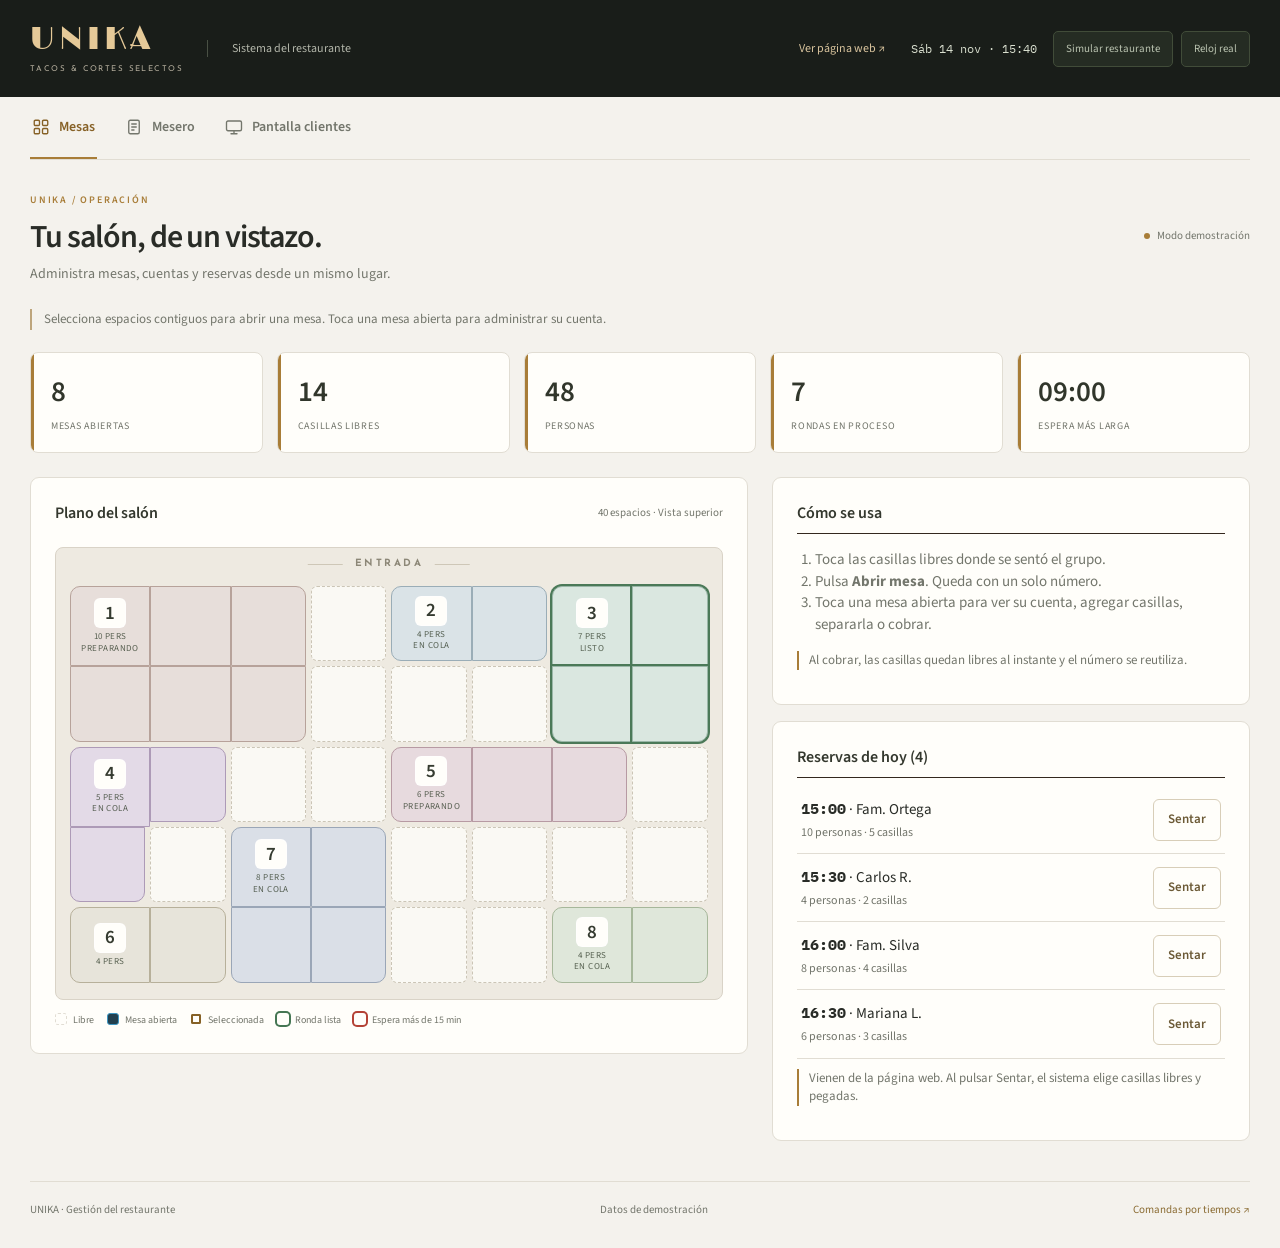
<file: index.html>
<!doctype html>
<html lang="es-MX">
<head>
<meta charset="utf-8">
<meta name="viewport" content="width=device-width, initial-scale=1, viewport-fit=cover">
<title>Unika Pedidos</title>
<meta name="claude:viewport-fit-sides" content="cover">
<link rel="preconnect" href="https://fonts.googleapis.com">
<link rel="preconnect" href="https://fonts.gstatic.com" crossorigin>
<link href="https://fonts.googleapis.com/css2?family=Limelight&family=Josefin+Sans:wght@400;600;700&family=Source+Sans+3:wght@400;600;700&family=IBM+Plex+Mono:wght@500;600&display=swap" rel="stylesheet">
<style>
/* Layout: barra superior con reloj de demo, pestañas por pantalla del sistema, un lienzo por pestaña.
   Dirección visual tomada del menú impreso: negro cálido, dorado art déco, atardecer de agave. */
:root{
  --bg:#0e0b09; --surface:#1a1411; --surface2:#241b16; --line:#3a2d22;
  --gold:#d9a441; --gold-soft:#f0cf8a; --ember:#e0642a;
  --text:#f3e9d8; --muted:#a89782;
  --ok:#6fbf73; --warn:#e8b339; --bad:#e5534b;
  --f-display:'Limelight','Josefin Sans',serif; --f-head:'Josefin Sans','Source Sans 3',sans-serif;
  --f-body:'Source Sans 3',system-ui,sans-serif; --f-mono:'IBM Plex Mono',ui-monospace,monospace;
  color-scheme:dark;
}
*{box-sizing:border-box}
body{background:var(--bg);color:var(--text);font:15px/1.45 var(--f-body);
  padding-block:0 40px;padding-left:max(16px,env(safe-area-inset-left,0px));padding-right:max(16px,env(safe-area-inset-right,0px));
  background-image:radial-gradient(900px 260px at 50% -80px,rgba(224,100,42,.28),transparent 70%)}
button{font:inherit;color:inherit;cursor:pointer}
button:focus-visible,select:focus-visible,input:focus-visible{outline:2px solid var(--gold-soft);outline-offset:2px}
.wrap{max-width:1180px;margin:0 auto}
h1,h2,h3{font-family:var(--f-head);text-transform:uppercase;letter-spacing:.12em;margin:0;text-wrap:balance}
h2{font-size:15px;color:var(--gold-soft)}
h3{font-size:13px;color:var(--gold)}
.muted{color:var(--muted)}
.mono{font-family:var(--f-mono);font-variant-numeric:tabular-nums}

/* barra superior */
.top{display:flex;flex-wrap:wrap;align-items:center;gap:12px 20px;padding:16px 0 10px}
.brand{font-family:var(--f-display);font-size:34px;letter-spacing:.14em;color:var(--gold-soft);line-height:1;
  text-shadow:0 0 22px rgba(217,164,65,.35)}
.brand small{display:block;font-family:var(--f-head);font-size:10px;letter-spacing:.34em;color:var(--muted);text-shadow:none;margin-top:6px}
.tools{margin-left:auto;display:flex;flex-wrap:wrap;gap:8px;align-items:center}
.clock{font-family:var(--f-mono);font-size:15px;padding:6px 12px;border:1px solid var(--line);border-radius:6px;background:var(--surface)}
.pill-btn{border:1px solid var(--line);background:var(--surface);padding:6px 12px;border-radius:6px;font-size:13px}
.pill-btn[aria-pressed="true"]{border-color:var(--gold);color:var(--gold-soft);background:var(--surface2)}
nav.tabs{display:flex;gap:4px;overflow-x:auto;border-bottom:1px solid var(--line);margin-bottom:20px;scrollbar-width:thin}
nav.tabs button{background:none;border:0;border-bottom:2px solid transparent;padding:10px 14px;white-space:nowrap;
  font-family:var(--f-head);text-transform:uppercase;letter-spacing:.1em;font-size:13px;color:var(--muted)}
nav.tabs button[aria-selected="true"]{color:var(--gold-soft);border-bottom-color:var(--gold)}
.lead{max-width:68ch;color:var(--muted);margin:4px 0 16px}

/* piezas comunes */
.panel{background:var(--surface);border:1px solid var(--line);border-radius:10px;padding:16px}
.grid2{display:grid;grid-template-columns:minmax(0,1.5fr) minmax(0,1fr);gap:20px}
.kpis{display:flex;flex-wrap:wrap;gap:10px;margin-bottom:16px}
.kpi{flex:1 1 130px;border:1px solid var(--line);border-radius:8px;padding:10px 14px;background:var(--surface)}
.kpi b{display:block;font:600 24px var(--f-mono);color:var(--gold-soft)}
.kpi span{font-size:12px;color:var(--muted);text-transform:uppercase;letter-spacing:.08em}
.btn{background:var(--gold);color:#1a1005;border:0;border-radius:6px;padding:9px 14px;font-weight:700;letter-spacing:.02em}
.btn:hover{background:var(--gold-soft)}
.btn[disabled]{background:var(--surface2);color:var(--muted);cursor:not-allowed}
.btn.ghost{background:transparent;color:var(--text);border:1px solid var(--line)}
.btn.ghost:hover{border-color:var(--gold)}
.btn.danger{background:var(--ember);color:#1a0a02}
.row{display:flex;flex-wrap:wrap;gap:8px;align-items:center}
.chip{display:inline-block;font-size:12px;padding:2px 9px;border-radius:99px;border:1px solid var(--line);font-weight:600}
.chip.ok{color:var(--ok);border-color:var(--ok)} .chip.warn{color:var(--warn);border-color:var(--warn)} .chip.bad{color:var(--bad);border-color:var(--bad)}
.chip.gold{color:var(--gold-soft);border-color:var(--gold)}
.note{font-size:13px;color:var(--muted);border-left:2px solid var(--gold);padding-left:10px;margin:10px 0}

/* plano de mesas */
.floor{display:grid;grid-template-columns:repeat(8,1fr);gap:5px;max-width:640px}
.cell{aspect-ratio:1;position:relative}
.tile{position:absolute;inset:0;border:1px dashed var(--line);border-radius:10px;background:transparent;padding:0;
  display:flex;flex-direction:column;align-items:center;justify-content:center;gap:0;text-align:center}
.tile.free:hover{border-color:var(--gold);background:var(--surface)}
.tile.busy{border:1px solid hsl(var(--h) 52% 50%);background:hsl(var(--h) 40% 22%)}
.tile.sel{outline:2px dashed var(--gold-soft);outline-offset:-4px;background:rgba(217,164,65,.14)}
.tile.act{box-shadow:0 0 0 2px var(--gold-soft)}
.tile.rdy{box-shadow:0 0 0 2px var(--ok)}
.tile .n{font:700 28px/1 var(--f-head);color:var(--text)}
.tile .s{font-size:11px;color:var(--text);opacity:.8}
.legend{display:flex;flex-wrap:wrap;gap:14px;font-size:12px;color:var(--muted);margin-top:12px}
.legend i{display:inline-block;width:12px;height:12px;border-radius:3px;margin-right:6px;vertical-align:-2px}
.stepper{display:inline-flex;align-items:center;gap:0;border:1px solid var(--line);border-radius:6px;overflow:hidden}
.stepper button{background:var(--surface2);border:0;width:34px;height:32px;font-size:18px}
.stepper button:hover:not([disabled]){background:var(--gold);color:#1a1005}
.stepper button[disabled]{opacity:.35;cursor:not-allowed}
.stepper b{min-width:34px;text-align:center;font-family:var(--f-mono)}
input[type=text],input[type=tel],select{background:var(--surface2);border:1px solid var(--line);color:var(--text);border-radius:6px;padding:9px 10px;font:inherit;width:100%}

/* mesero / cliente */
.device{background:var(--surface);border:1px solid var(--line);border-radius:18px;padding:14px;max-width:560px}
.phone{width:min(100%,360px);border-radius:30px;border:6px solid #2b2119;background:var(--surface);padding:16px 14px 18px}
.phones{display:flex;flex-wrap:wrap;gap:24px;align-items:flex-start}
.chips{display:flex;flex-wrap:wrap;gap:6px;margin:8px 0 12px}
.mchip{border:1px solid var(--line);background:var(--surface2);border-radius:8px;padding:6px 10px;font-family:var(--f-head);font-weight:700;letter-spacing:.04em}
.mchip small{display:block;font:500 11px var(--f-mono);color:var(--muted)}
.mchip[aria-pressed="true"]{border-color:var(--gold);background:#2e2314}
.item{display:flex;align-items:center;gap:10px;padding:7px 0;border-bottom:1px solid var(--line)}
.item .nm{flex:1;min-width:0}
.item .nm small{display:block;color:var(--muted);font-size:12px}
.item.out{opacity:.45}
.banner{border-radius:8px;padding:9px 12px;font-size:14px;margin:8px 0}
.banner.wait{background:#2b1d0e;border:1px solid var(--warn);color:var(--warn)}
.banner.go{background:#13241a;border:1px solid var(--ok);color:var(--ok)}
.steps{display:flex;gap:4px;margin:8px 0 4px}
.steps i{flex:1;height:6px;border-radius:3px;background:var(--line)}
.steps i.on{background:var(--gold)} .steps i.done{background:var(--ok)}
.steplbl{display:flex;justify-content:space-between;font-size:11px;color:var(--muted)}

/* cocina */
.kitchen{display:grid;grid-template-columns:repeat(3,minmax(0,1fr));gap:14px}
.col h3{display:flex;justify-content:space-between;margin-bottom:8px}
.tk{background:var(--surface);border:1px solid var(--line);border-radius:10px;padding:12px;margin-bottom:10px}
.tk.first{border-color:var(--gold);box-shadow:0 0 0 1px var(--gold)}
.tk.late{border-color:var(--bad)}
.tk header{display:flex;align-items:baseline;gap:8px;margin-bottom:6px}
.tk header b{font:700 26px var(--f-head);line-height:1}
.tk header .t{margin-left:auto;font:600 15px var(--f-mono)}
.tk ul{list-style:none;margin:6px 0 10px;padding:0}
.tk li{display:flex;gap:8px;font-size:16px}
.tk li b{font-family:var(--f-mono);min-width:28px;color:var(--gold-soft)}
.t-ok{color:var(--ok)} .t-warn{color:var(--warn)} .t-bad{color:var(--bad)}
.batch{display:flex;flex-wrap:wrap;gap:8px;margin-bottom:16px}
.batch .chip{font-size:14px;padding:4px 12px}

/* pantalla TV */
.tv{background:#000;border:6px solid #2b2119;border-radius:14px;padding:clamp(14px,3vw,34px);aspect-ratio:16/9;min-height:520px;
  display:flex;flex-direction:column;gap:14px;background-image:radial-gradient(700px 200px at 50% -60px,rgba(224,100,42,.35),transparent 70%)}
.tv-head{display:flex;align-items:center;gap:16px;flex-wrap:wrap}
.tv-head .brand{font-size:clamp(22px,3.4vw,40px)}
.tv-head h2{font-size:clamp(13px,1.8vw,20px);margin-left:auto}
.tv-rows{display:flex;flex-direction:column;gap:8px;flex:1;min-height:0;overflow:hidden}
.tv-row{display:grid;grid-template-columns:minmax(90px,.8fr) minmax(0,2fr) minmax(120px,1.3fr);gap:16px;align-items:center;
  border:1px solid var(--line);border-radius:10px;padding:8px 16px;background:var(--surface)}
.tv-row.ready{border-color:var(--ok);background:#12231a;animation:blink 1.4s ease-in-out infinite}
.tv-row .mesa{font:700 clamp(24px,3.4vw,44px)/1 var(--f-head)}
.tv-row .mesa small{display:block;font:500 12px var(--f-mono);color:var(--muted)}
.tv-row .st{text-align:right;font:700 clamp(14px,1.8vw,22px) var(--f-head);text-transform:uppercase;letter-spacing:.06em}
.tv-row .st small{display:block;font:500 clamp(11px,1.2vw,14px) var(--f-body);text-transform:none;letter-spacing:0;color:var(--muted)}
.tv-foot{display:flex;flex-wrap:wrap;align-items:center;gap:16px;border-top:1px solid var(--line);padding-top:12px;font-size:clamp(12px,1.4vw,16px)}
.tv-foot .qr{width:72px;height:72px;background:#f3e9d8;padding:5px;border-radius:6px;flex:none}
@keyframes blink{50%{box-shadow:0 0 0 3px rgba(111,191,115,.5)}}
@media (prefers-reduced-motion:reduce){.tv-row.ready{animation:none}}

/* mejoras */
.tile.late{box-shadow:0 0 0 2px var(--bad)}
.tv-ready{background:#12331f;border:2px solid var(--ok);border-radius:12px;padding:10px 18px;font:700 clamp(22px,3.6vw,46px)/1.1 var(--f-head);text-transform:uppercase;letter-spacing:.06em;color:var(--ok);display:flex;flex-wrap:wrap;align-items:baseline;gap:6px 18px}
.tv-ready small{font:600 clamp(12px,1.6vw,20px) var(--f-body);color:var(--text);letter-spacing:0;text-transform:none}
.tv:fullscreen{aspect-ratio:auto;width:100vw;height:100vh;border:0;border-radius:0;padding:3vw}
/* carne */
.meat{display:grid;grid-template-columns:110px minmax(0,1fr) auto;gap:6px 14px;align-items:center;padding:10px 0;border-bottom:1px solid var(--line)}
.bar{height:10px;border-radius:5px;background:var(--surface2);overflow:hidden}
.bar i{display:block;height:100%;border-radius:5px;background:var(--ok)}
.bar i.warn{background:var(--warn)} .bar i.bad{background:var(--bad)}
.meat .sub{grid-column:2/4;font-size:13px;color:var(--muted)}
table{border-collapse:collapse;width:100%;font-size:14px}
th,td{text-align:left;padding:7px 10px;border-bottom:1px solid var(--line)}
th{font:600 12px var(--f-head);text-transform:uppercase;letter-spacing:.1em;color:var(--gold)}
.slots{display:grid;grid-template-columns:repeat(3,1fr);gap:6px;margin:8px 0}
.slot{border:1px solid var(--line);background:var(--surface2);border-radius:8px;padding:6px 4px;text-align:center}
.slot b{display:block;font-family:var(--f-mono)} .slot small{font-size:11px;color:var(--muted)}
.slot[aria-pressed="true"]{border-color:var(--gold);background:#2e2314}
.slot[disabled]{opacity:.35;cursor:not-allowed}

/* web reservas */
.browser{border:1px solid var(--line);border-radius:12px;overflow:hidden;background:var(--surface)}
.bar-url{display:flex;align-items:center;gap:6px;padding:8px 12px;background:var(--surface2);border-bottom:1px solid var(--line)}
.bar-url i{width:10px;height:10px;border-radius:50%;background:var(--line)}
.bar-url span{margin-left:10px;flex:1;background:var(--bg);border-radius:99px;padding:3px 14px;font:13px var(--f-mono);color:var(--muted)}
.web{padding:20px;background-image:radial-gradient(500px 140px at 50% -40px,rgba(224,100,42,.25),transparent 70%)}
.formg{display:grid;grid-template-columns:repeat(auto-fit,minmax(180px,1fr));gap:10px}
.slots5{grid-template-columns:repeat(auto-fill,minmax(84px,1fr))}
/* propuesta */
.cards{display:grid;grid-template-columns:repeat(auto-fit,minmax(240px,1fr));gap:14px}
.price{font:700 30px var(--f-mono);color:var(--gold-soft)}
.price small{font:400 13px var(--f-body);color:var(--muted)}
.card ul{padding-left:18px;margin:10px 0 0;color:var(--text)}
.card li{margin:3px 0}
.flow{display:flex;flex-wrap:wrap;gap:10px;align-items:stretch}
.flow .node{flex:1 1 150px;border:1px solid var(--line);border-radius:10px;padding:10px 12px;background:var(--surface2);font-size:14px}
.flow .node b{display:block;font:700 13px var(--f-head);letter-spacing:.08em;text-transform:uppercase;color:var(--gold-soft);margin-bottom:2px}
.flow .core{border-color:var(--gold);background:#2e2314}
.scroll-x{overflow-x:auto}
.toast{position:fixed;left:50%;bottom:calc(20px + env(safe-area-inset-bottom,0px));transform:translateX(-50%);background:var(--gold);color:#1a1005;
  padding:10px 18px;border-radius:8px;font-weight:700;z-index:50;max-width:calc(100vw - 32px);box-shadow:0 8px 30px rgba(0,0,0,.5)}
@media (max-width:860px){.grid2{grid-template-columns:minmax(0,1fr)}.kitchen{grid-template-columns:minmax(0,1fr)}
  .tv{aspect-ratio:auto}.tv-row{grid-template-columns:1fr;gap:6px}.tv-row .st{text-align:left}}

/* ===== acabado visual ===== */
body{background-image:none}
.masthead{position:relative;overflow:hidden;border-radius:20px;margin:14px 0 18px;padding:20px 26px;border:1px solid #4a3522;
  background:linear-gradient(180deg,rgba(14,11,9,.0),rgba(14,11,9,.65)),radial-gradient(900px 320px at 78% -60px,#f08a3c 0,#b8461a 30%,#5a1f0e 62%,#1a1411 100%)}
.masthead .top{padding:0;position:relative;z-index:1}
#agave{position:absolute;right:-6px;bottom:-16px;height:150%;max-width:70%;opacity:.5;pointer-events:none}
.brand{font-size:42px;color:#fff3d6;text-shadow:0 2px 24px rgba(0,0,0,.55),0 0 34px rgba(240,207,138,.4)}
.brand small{color:#f0cf8a;opacity:.9}
.clock,.pill-btn{background:rgba(14,11,9,.62);border-color:rgba(240,207,138,.32);color:var(--text)}
.pill-btn[aria-pressed="true"]{background:rgba(217,164,65,.22);border-color:var(--gold-soft);color:#fff3d6}
nav.tabs{border:0;gap:8px;margin-bottom:22px;padding-bottom:4px}
nav.tabs button{display:flex;align-items:center;gap:9px;border:1px solid var(--line);border-radius:12px;background:var(--surface);padding:11px 20px;color:var(--muted)}
nav.tabs button svg{width:18px;height:18px;flex:none}
nav.tabs button:hover{border-color:#6b5037;color:var(--text)}
nav.tabs button[aria-selected="true"]{background:linear-gradient(180deg,#3c2b15,#2a1d0e);border-color:var(--gold);color:var(--gold-soft);box-shadow:0 8px 24px rgba(217,164,65,.14)}
.lead{font-size:16px}
.panel{background:linear-gradient(180deg,#201914,#171110);border:1px solid #34281e;border-radius:16px;box-shadow:0 10px 30px rgba(0,0,0,.35)}
.panel>h2:first-child{padding-bottom:8px;margin-bottom:8px;border-bottom:1px solid #34281e}
.kpi{position:relative;overflow:hidden;border-radius:14px;background:linear-gradient(180deg,#201914,#171110);border:1px solid #34281e;padding:14px 18px}
.kpi::after{content:'';position:absolute;left:0;top:0;bottom:0;width:3px;background:var(--gold)}
.kpi b{font-size:32px}
.btn{border-radius:10px;box-shadow:0 4px 14px rgba(217,164,65,.22)}
.btn.ghost,.btn[disabled]{box-shadow:none}
.chip{padding:3px 11px}
.room{position:relative;padding:36px 16px 16px;border-radius:20px;border:1px solid #4a3522;max-width:680px;
  background:repeating-linear-gradient(90deg,rgba(255,255,255,.018) 0 2px,transparent 2px 46px),linear-gradient(180deg,#2c1f14,#1b120c);box-shadow:inset 0 0 60px rgba(0,0,0,.45)}
.room .door{position:absolute;top:10px;left:50%;transform:translateX(-50%);font:700 10px var(--f-head);letter-spacing:.45em;color:#8a7358;text-transform:uppercase}
.room .door::before,.room .door::after{content:'';display:inline-block;width:60px;height:1px;background:#4a3522;vertical-align:middle;margin:0 12px}
.floor{max-width:none}
.tile.free{border:1px dashed #5a4330;background:rgba(0,0,0,.2)}
.tile.free:hover{background:rgba(217,164,65,.1)}
.tile.busy{background:linear-gradient(145deg,hsl(var(--h) 42% 31%),hsl(var(--h) 44% 17%));border:1px solid hsl(var(--h) 55% 52%);box-shadow:inset 0 1px 0 rgba(255,255,255,.15),0 6px 14px rgba(0,0,0,.4)}
.tile.busy.act{box-shadow:0 0 0 2px var(--gold-soft),0 0 22px rgba(240,207,138,.35)}
.tile.busy.rdy{box-shadow:0 0 0 2px var(--ok),0 0 18px rgba(111,191,115,.35)}
.tile.busy.late{box-shadow:0 0 0 2px var(--bad),0 0 18px rgba(229,83,75,.35)}
.tile .n{width:44px;height:44px;border-radius:50%;background:#140e0a;border:1.5px solid var(--gold);display:flex;align-items:center;justify-content:center;font-size:22px;color:var(--gold-soft);margin-bottom:3px}
.tile .s{font-size:10px;letter-spacing:.05em;text-transform:uppercase}
.device{border-radius:24px;border:7px solid #2b2119;background:linear-gradient(180deg,#201914,#171110);max-width:640px;box-shadow:0 20px 50px rgba(0,0,0,.45)}
.mchip{border-radius:10px;min-width:74px}
.mchip[aria-pressed="true"]{background:linear-gradient(180deg,#3c2b15,#2a1d0e);box-shadow:0 0 0 1px var(--gold) inset}
.item{padding:9px 6px;border-radius:8px}
.item.on{background:linear-gradient(90deg,rgba(217,164,65,.16),transparent)}
.item.on .stepper b{color:var(--gold-soft)}
.stepper{border-radius:10px}
.stepper button{width:38px;height:36px}
.banner{border-radius:12px}
.tv{aspect-ratio:auto;border-radius:24px;border:9px solid #261c14;box-shadow:0 24px 60px rgba(0,0,0,.6);
  background:radial-gradient(900px 260px at 50% -70px,rgba(240,138,60,.45),transparent 70%),#050302}
.tv-row{background:linear-gradient(90deg,#211a14,#171110);border-radius:14px;border-color:#34281e}
.tv-row .mesa{color:var(--gold-soft)}
.tv-row .steps i{height:10px;border-radius:5px}
.tv-row.ready{background:linear-gradient(90deg,#14331f,#101a14)}
</style>
<link rel="stylesheet" href="assets/brand.css">
</head>
<body class="system-page">
<div class="wrap">
  <div class="masthead"><svg id="agave" viewBox="-200 -170 400 180" preserveAspectRatio="xMaxYMax meet" aria-hidden="true"></svg><div class="top">
    <a class="brand system-brand" href="index.html">UNIKA<small>TACOS &amp; CORTES SELECTOS</small></a><span class="system-label">Sistema del restaurante</span>
    <div class="tools">
      <a class="public-link" href="reservas.html">Ver página web ↗</a><span class="clock" id="clock"></span>
      <button class="pill-btn" data-act="auto" id="btn-auto" aria-pressed="false" title="El restaurante se mueve solo para la demo">Simular restaurante</button>
      <button class="pill-btn" data-act="speed" id="btn-speed" aria-pressed="false" title="Acelera el reloj para ver los tiempos">Reloj real</button>
    </div>
  </div></div>
  <nav class="tabs" id="tabs" role="tablist"></nav>
  <main id="view"></main><footer class="system-footer"><span>UNIKA · Gestión del restaurante</span><span>Datos de demostración</span><a href="unika.html">Comandas por tiempos ↗</a></footer>
</div>
<div class="toast" id="toast" hidden></div>

<script>
/* ============ DATOS DE EJEMPLO ============ */
const GR = 0.04;                       // kg de carne por taco (aprox.)
const PRICE_BUFFET = 119, PRICE_PREMIUM = 26;
const CAP_RES = 24;                    // casillas máximas reservables por horario (el resto queda para quien llega sin reserva)
const COLS = 8, ROWS = 5;
const MEATS = [ // nombre, kg al abrir, kg que quedan, premium
  ['Pastor',24,9.8,0],['Bistec',18,12.4,0],['Suadero',16,7.9,0],['Chorizo',10,6.5,0],['Birria',20,8.4,0],['Tripa',8,3.1,0],
  ['Arrachera',8,5.9,1],['Camarón',5,3.2,1],['Ribeye',6,5.0,1],['Lengua',6,4.0,1]];
const EXTRAS = [
  ['Alambre clásico',120],['Alambre premium',140],['Quesadilla clásica',48],['Torta clásica',70],['Burrito clásico',85],
  ['Guacamole',99],['Choriqueso',119],['Papas gajo',99],['Corona 355 ml',35],['Refresco',35]];
const SLOTS = []; for(let m=14*60;m<=18*60;m+=30) SLOTS.push(String(Math.floor(m/60)).padStart(2,'0')+':'+String(m%60).padStart(2,'0'));
const DAYS = {sab:'Sábado 14 nov', dom:'Domingo 15 nov'};
const PRICING = { fase1:15000, fase2:8000, mensual:1800, quirogaSetup:6000, quirogaMensual:1500, hardware:'18,000 – 25,000' };

const S = { t:15*3600+40*60, open:14*3600, close:20*3600, speed:1, auto:false, tab:'mesas',
  cfg:{cd:10, maxPer:4}, stock:{}, groups:[], tickets:[], gid:1, tid:100,
  sel:new Set(), act:null, newPax:4, pick:{m:null,c:null}, cart:{m:{},c:{}}, sig:'',
  res:[], today:[{id:1,slot:'15:00',name:'Fam. Ortega',pax:10},{id:2,slot:'15:30',name:'Carlos R.',pax:4},{id:3,slot:'16:00',name:'Fam. Silva',pax:8},{id:4,slot:'16:30',name:'Mariana L.',pax:6}], seatRes:null, rf:{day:'sab',slot:'15:00',pax:4,name:'',phone:'',done:null} };
MEATS.forEach(([n,k0,left,p])=>S.stock[n]={k0,left,p});

/* ============ UTILIDADES ============ */
const pad=n=>String(n).padStart(2,'0');
const hm=t=>{const m=Math.floor(t/60);return pad(Math.floor(m/60)%24)+':'+pad(m%60)};
const ms=s=>{s=Math.max(0,Math.floor(s));return pad(Math.floor(s/60))+':'+pad(s%60)};
const money=n=>'$'+Math.round(n).toLocaleString('es-MX');
const esc=s=>String(s).replace(/[&<>"]/g,c=>({'&':'&amp;','<':'&lt;','>':'&gt;','"':'&quot;'}[c]));
const $=s=>document.querySelector(s);
const gOf=gid=>S.groups.find(g=>g.id===gid);
const ownerMap=()=>{const o=Array(COLS*ROWS).fill(null);S.groups.forEach(g=>g.tiles.forEach(i=>o[i]=g));return o};
const nextNum=()=>{let n=1;while(S.groups.some(g=>g.n===n))n++;return n};
const neigh=i=>{const r=Math.floor(i/COLS),c=i%COLS,a=[];if(r>0)a.push(i-COLS);if(r<ROWS-1)a.push(i+COLS);if(c>0)a.push(i-1);if(c<COLS-1)a.push(i+1);return a};
const connected=arr=>{if(!arr.length)return false;const set=new Set(arr),seen=new Set([arr[0]]),q=[arr[0]];
  while(q.length){const x=q.pop();neigh(x).forEach(y=>{if(set.has(y)&&!seen.has(y)){seen.add(y);q.push(y)}})}return seen.size===set.size};
let toastT;function toast(m){const e=$('#toast');e.textContent=m;e.hidden=false;clearTimeout(toastT);toastT=setTimeout(()=>e.hidden=true,2600)}
const cdLeft=g=>Math.max(0,g.cdUntil-S.t);
const tkOf=gid=>S.tickets.filter(x=>x.gid===gid);
const activeTk=()=>S.tickets.filter(x=>x.st!=='entregado');
const colaSorted=()=>S.tickets.filter(x=>x.st==='cola').sort((a,b)=>a.created-b.created);
const prepCount=()=>S.tickets.filter(x=>x.st==='prep').length;
const etaMin=x=>{const pos=colaSorted().findIndex(y=>y.id===x.id)+1;return Math.max(2,Math.round((prepCount()+pos)*1.8))};
const meatLeft=n=>S.stock[n]?S.stock[n].left:99;
const isOut=n=>false;
const tacosOf=cart=>Object.entries(cart).filter(([k])=>k[0]==='m').reduce((a,[,q])=>a+q,0);
const accountOf=g=>g.pax*PRICE_BUFFET+tkOf(g.id).reduce((a,x)=>a+x.cost,0);

function costOf(items){return items.reduce((a,i)=>{
  if(i.t==='taco')return a+(S.stock[i.k]&&S.stock[i.k].p?PRICE_PREMIUM*i.q:0);
  const e=EXTRAS.find(x=>x[0]===i.k);return a+(e?e[1]*i.q:0)},0)}
function addTicket(g,items,created,st,opts={}){
  g.ronda=(g.ronda||0)+1;
  const x={id:S.tid++,gid:g.id,ronda:g.ronda,items,created,st:st||'cola',cost:costOf(items),startedAt:opts.startedAt||0,readyAt:opts.readyAt||0,dur:opts.dur||150};
  S.tickets.push(x);return x}
function mkGroup(tiles,pax){const g={id:S.gid++,n:nextNum(),tiles,pax,cdUntil:0,ronda:0,openedAt:S.t};S.groups.push(g);return g}

/* ============ SEMILLA ============ */
(function seed(){
  const t=S.t, G={};
  [[1,[0,1,2,8,9,10],10],[2,[4,5],4],[3,[6,7,14,15],7],[4,[16,17,24],5],[5,[20,21,22],6],[6,[32,33],4],[7,[26,27,34,35],8],[8,[38,39],4]]
   .forEach(([n,tiles,pax])=>{const g=mkGroup(tiles,pax);G[n]=g});
  const tk=(n,items,ago,st,o)=>{const g=G[n];const x=addTicket(g,items,t-ago*60,st,o);g.cdUntil=Math.max(g.cdUntil,x.created+S.cfg.cd*60)};
  const T=(k,q)=>({k,q,t:'taco'}), X=(k,q)=>({k,q,t:'extra'});
  tk(3,[T('Pastor',8),T('Bistec',6)],12,'entregado');
  tk(3,[T('Pastor',8),T('Bistec',6)],4,'listo',{readyAt:t-60});
  tk(1,[T('Pastor',10),T('Birria',6),T('Suadero',4)],6,'prep',{startedAt:t-100,dur:170});
  tk(5,[T('Bistec',6),T('Chorizo',6),X('Alambre clásico',1)],3,'prep',{startedAt:t-40,dur:150});
  tk(7,[T('Pastor',8),T('Tripa',4),T('Arrachera',4)],9,'cola');
  tk(2,[T('Pastor',4),T('Bistec',4)],6,'cola');
  tk(8,[T('Birria',6),X('Corona 355 ml',2)],3,'cola');
  tk(4,[T('Suadero',6),T('Chorizo',4)],1,'cola');
  const R=(day,slot,name,pax)=>S.res.push({day,slot,name,pax});
  R('sab','14:00','Fam. Torres',8);R('sab','14:00','Luis M.',4);R('sab','14:30','Cumpleaños Ana',12);R('sab','14:30','Dra. Pérez',6);
  R('sab','15:00','Fam. Ortega',10);R('sab','15:00','Grupo oficina',14);R('sab','15:30','Carlos R.',4);R('sab','16:00','Fam. Silva',8);
  R('sab','16:30','Mariana L.',6);R('sab','17:00','Fam. Chávez',9);R('sab','17:30','Equipo fútbol',16);
  R('dom','14:00','Fam. Herrera',10);R('dom','14:30','Comida de domingo',12);R('dom','15:30','Fam. Mora',8);R('dom','16:00','Pablo y amigos',6);
})();

/* ============ RESERVAS ============ */
const usedAt=(day,i)=>S.res.filter(r=>r.day===day).reduce((a,r)=>{const j=SLOTS.indexOf(r.slot);return (j>=i-2&&j<=i)?a+Math.ceil(r.pax/2):a},0);
const freeAt=(day,i)=>{let m=0;for(let k=0;k<3&&i+k<SLOTS.length;k++)m=Math.max(m,usedAt(day,i+k));return CAP_RES-m};
const paxDay=day=>S.res.filter(r=>r.day===day).reduce((a,r)=>a+r.pax,0);

/* ============ LÓGICA DE PEDIDOS ============ */
function placeOrder(gid,cart,force){
  const g=gOf(gid);if(!g)return toast('Elige una mesa');
  const entries=Object.entries(cart).filter(([,q])=>q>0);
  if(!entries.length)return toast('Agrega al menos un producto');
  const tacos=tacosOf(cart);
  if(tacos>0&&!force&&cdLeft(g)>0)return toast('La mesa aún no puede pedir otra ronda de tacos');
  if(tacos>g.pax*S.cfg.maxPer)return toast('Máximo '+S.cfg.maxPer+' tacos por persona por ronda');
  const items=entries.map(([k,q])=>({k:k.slice(2),q,t:k[0]==='m'?'taco':'extra'}));
  for(const i of items){if(i.t==='taco'&&isOut(i.k))return toast(i.k+' se agotó')}
  items.forEach(i=>{if(i.t==='taco'){const s=S.stock[i.k];s.left=Math.max(0,s.left-i.q*GR)}});
  const x=addTicket(g,items,S.t,'cola');
  if(tacos>0)g.cdUntil=S.t+S.cfg.cd*60;
  const pos=colaSorted().findIndex(y=>y.id===x.id)+1;
  toast('Mesa '+g.n+' · Ronda '+x.ronda+' en cola, lugar '+pos);
  return x}

function autoStep(dt){
  S.tickets.filter(x=>x.st==='prep'&&S.t-x.startedAt>x.dur).forEach(x=>{x.st='listo';x.readyAt=S.t});
  S.tickets.filter(x=>x.st==='listo'&&S.t-x.readyAt>100).forEach(x=>{x.st='entregado'});
  let n=prepCount();const q=colaSorted();
  for(const x of q){if(n>=2)break;if(Math.random()<0.55){x.st='prep';x.startedAt=S.t;x.dur=110+Math.random()*100;n++}}
  S.groups.forEach(g=>{
    if(S.t>=g.cdUntil&&Math.random()<1-Math.exp(-dt/900)){
      const avail=MEATS.map(m=>m[0]).filter(k=>S.stock[k].left>1&&!S.stock[k].p||(S.stock[k].left>1&&Math.random()<.25));
      if(!avail.length)return;
      const total=Math.min(g.pax*S.cfg.maxPer,g.pax*2+Math.floor(Math.random()*g.pax));
      const cart={};let left=total;const picks=avail.sort(()=>Math.random()-.5).slice(0,3);
      picks.forEach((k,i)=>{const q=i===picks.length-1?left:Math.min(left,Math.max(2,Math.round(total/picks.length)));cart['m:'+k]=q;left-=q});
      if(Math.random()<.3)cart['x:'+EXTRAS[Math.floor(Math.random()*EXTRAS.length)][0]]=1;
      placeOrder(g.id,cart,false)}});
  const cutoff=S.t-40*60;S.tickets=S.tickets.filter(x=>!(x.st==='entregado'&&x.created<cutoff))}

/* ============ VISTAS ============ */
const TABS=[['mesas','Mesas'],['mesero','Mesero'],['pantalla','Pantalla clientes']];
const ICON={mesas:'<rect x="3" y="3" width="7" height="7" rx="1.5"/><rect x="14" y="3" width="7" height="7" rx="1.5"/><rect x="3" y="14" width="7" height="7" rx="1.5"/><rect x="14" y="14" width="7" height="7" rx="1.5"/>',
 mesero:'<rect x="5" y="3" width="14" height="18" rx="2"/><path d="M9 8h6M9 12h6M9 16h3"/>',pantalla:'<rect x="2" y="4" width="20" height="13" rx="2"/><path d="M8 21h8M12 17v4"/>'};
function renderTabs(){$('#tabs').innerHTML=TABS.map(([k,l])=>`<button role="tab" data-act="tab" data-v="${k}" aria-selected="${S.tab===k}"><svg viewBox="0 0 24 24" fill="none" stroke="currentColor" stroke-width="1.8" stroke-linecap="round" stroke-linejoin="round">${ICON[k]}</svg>${l}</button>`).join('')}
function drawAgave(){let p='';for(let i=-5;i<=5;i++){const a=i*15,len=150-Math.abs(i)*9;
  p+=`<path d="M0 0 Q-13 ${-len*.45} 0 ${-len} Q13 ${-len*.45} 0 0Z" transform="rotate(${a})" fill="url(#ag)" stroke="#f0cf8a" stroke-opacity=".45" stroke-width="1"/>`}
  $('#agave').innerHTML=`<defs><linearGradient id="ag" x1="0" y1="1" x2="0" y2="0"><stop offset="0" stop-color="#1a1411"/><stop offset="1" stop-color="#d9a441"/></linearGradient></defs>${p}`}

function viewMesas(){
  const owner=ownerMap();let cells='';
  for(let i=0;i<COLS*ROWS;i++){
    const g=owner[i],r=Math.floor(i/COLS),c=i%COLS;
    const sel=S.sel.has(i)?' sel':'';
    if(!g){cells+=`<div class="cell"><button class="tile free${sel}" data-act="tile" data-i="${i}" aria-label="Casilla libre ${i+1}"></button></div>`;continue}
    const same=j=>owner[j]===g,L=c>0&&same(i-1),R=c<COLS-1&&same(i+1),U=r>0&&same(i-COLS),D=r<ROWS-1&&same(i+COLS);
    const rad=`${U||L?0:10}px ${U||R?0:10}px ${D||R?0:10}px ${D||L?0:10}px`;
    const anchor=Math.min(...g.tiles)===i;
    const tks=tkOf(g.id).filter(x=>x.st!=='entregado');
    const st=tks.some(x=>x.st==='listo')?'listo':tks.some(x=>x.st==='prep')?'preparando':tks.length?'en cola':'';
    const cls=(S.act===g.id?' act':'')+(st==='listo'?' rdy':groupLate(g)?' late':'')+sel;
    cells+=`<div class="cell"><button class="tile busy${cls}" data-act="tile" data-i="${i}" aria-label="Mesa ${g.n}"
      style="--h:${[18,200,150,280,340,45,215,95][(g.n-1)%8]};border-radius:${rad};right:${R?-5:0}px;bottom:${D?-5:0}px">
      ${anchor?`<span class="n">${g.n}</span><span class="s">${g.pax} pers</span><span class="s">${st}</span>`:''}</button></div>`}
  const free=owner.filter(x=>!x).length, pax=S.groups.reduce((a,g)=>a+g.pax,0);
  return `
  <p class="lead">Selecciona espacios contiguos para abrir una mesa. Toca una mesa abierta para administrar su cuenta.</p>
  <div class="kpis">
    <div class="kpi"><b>${S.groups.length}</b><span>Mesas abiertas</span></div>
    <div class="kpi"><b>${free}</b><span>Casillas libres</span></div>
    <div class="kpi"><b>${pax}</b><span>Personas</span></div>
    <div class="kpi"><b>${activeTk().length}</b><span>Rondas en proceso</span></div>
    <div class="kpi"><b class="${maxWait()>15*60?'t-bad':maxWait()>8*60?'t-warn':''}">${ms(maxWait())}</b><span>Espera más larga</span></div>
  </div>
  <div class="grid2">
    <div class="floor-panel"><div class="floor-title"><h2>Plano del salón</h2><span>40 espacios · Vista superior</span></div><div class="room"><span class="door">Entrada</span><div class="floor">${cells}</div></div>
      <div class="legend"><span><i style="border:1px dashed var(--line)"></i>Libre</span><span><i style="background:hsl(200 40% 22%);border:1px solid hsl(200 52% 50%)"></i>Mesa abierta</span>
      <span><i style="outline:2px dashed var(--gold-soft);outline-offset:-3px"></i>Seleccionada</span><span><i style="box-shadow:0 0 0 2px var(--ok)"></i>Ronda lista</span><span><i style="box-shadow:0 0 0 2px var(--bad)"></i>Espera más de 15 min</span></div></div>
    <div><div class="panel" id="mesas-panel">${mesasPanel(owner)}</div>${resPanel()}</div>
  </div>`}

function mesasPanel(owner){
  const g=S.act?gOf(S.act):null, sel=[...S.sel];
  const selFree=sel.filter(i=>!owner[i]), selOwn=g?sel.filter(i=>owner[i]===g):[];
  if(!g){
    if(!selFree.length)return `<h2>Cómo se usa</h2><ol style="padding-left:18px;color:var(--muted)">
      <li>Toca las casillas libres donde se sentó el grupo.</li><li>Pulsa <b>Abrir mesa</b>. Queda con un solo número.</li>
      <li>Toca una mesa abierta para ver su cuenta, agregar casillas, separarla o cobrar.</li></ol>
      <div class="note">Al cobrar, las casillas quedan libres al instante y el número se reutiliza.</div>`;
    return `<h2>Mesa nueva #${nextNum()}</h2>${S.seatRes?`<div class="chip gold" style="margin-top:6px">Reserva: ${esc((S.today.find(r=>r.id===S.seatRes)||{}).name||'')}</div>`:''}<p class="muted">${selFree.length} casilla(s) seleccionada(s)${connected(selFree)?'':' · <span class="t-bad">no están pegadas</span>'}</p>
      <div class="row" style="margin:10px 0"><span>Personas</span><div class="stepper"><button data-act="newpax" data-d="-1">−</button><b>${S.newPax}</b><button data-act="newpax" data-d="1">+</button></div></div>
      <div class="row"><button class="btn" data-act="open">Abrir mesa ${nextNum()}</button><button class="btn ghost" data-act="clearsel">Cancelar</button></div>`}
  const tks=tkOf(g.id);
  const lines=tks.map(x=>`<tr><td>R${x.ronda}</td><td>${x.items.map(i=>i.q+' '+esc(i.k)).join(', ')}</td><td class="mono">${x.cost?money(x.cost):'—'}</td></tr>`).join('');
  let acts='';
  if(selFree.length)acts+=`<button class="btn" data-act="add">Agregar ${selFree.length} casilla(s) a la mesa ${g.n}</button>`;
  if(selOwn.length&&selOwn.length<g.tiles.length)acts+=`<button class="btn ghost" data-act="release">Soltar ${selOwn.length} casilla(s) (sigue la mesa ${g.n})</button>
    <button class="btn ghost" data-act="split">Separar ${selOwn.length} como mesa nueva ${nextNum()}</button>`;
  return `<h2>Mesa ${g.n}</h2>
    <p class="muted">${g.tiles.length} casillas · abierta ${hm(g.openedAt)} · ${tks.length} ronda(s)</p>
    <div class="row" style="margin:8px 0"><span>Personas</span><div class="stepper"><button data-act="paxd" data-d="-1">−</button><b>${g.pax}</b><button data-act="paxd" data-d="1">+</button></div></div>
    <div class="scroll-x"><table><tr><th>Ronda</th><th>Pedido</th><th>Extra</th></tr>
      <tr><td>—</td><td>Buffet × ${g.pax}</td><td class="mono">${money(g.pax*PRICE_BUFFET)}</td></tr>${lines}
      <tr><td></td><td><b>Cuenta</b></td><td class="mono"><b>${money(accountOf(g))}</b></td></tr><tr><td></td><td class="muted">Si se divide entre ${g.pax}</td><td class="mono">${money(accountOf(g)/g.pax)}</td></tr></table></div>
    <div class="note">Toca casillas libres para agregarlas, o casillas de esta mesa para soltarlas o separarlas.</div>
    <div class="row">${acts}<button class="btn danger" data-act="pay">Cobrar y liberar ${g.tiles.length} casillas</button></div>`}

/* --- formulario de pedido compartido por mesero y cliente --- */
function ensurePick(ctx){if(!gOf(S.pick[ctx]))S.pick[ctx]=(S.groups[0]||{}).id||null;return gOf(S.pick[ctx])}
function chipsFor(ctx){return `<div class="chips">${S.groups.map(g=>`<button class="mchip" data-act="pick" data-ctx="${ctx}" data-g="${g.id}" aria-pressed="${S.pick[ctx]===g.id}">Mesa ${g.n}
  <small data-cd="${g.id}">${cdLeft(g)>0?ms(cdLeft(g)):'lista'}</small></button>`).join('')}</div>`}
function orderForm(ctx){
  const g=ensurePick(ctx);if(!g)return '<p class="muted">No hay mesas abiertas.</p>';
  const cart=S.cart[ctx],tacos=tacosOf(cart),max=g.pax*S.cfg.maxPer,wait=cdLeft(g)>0;
  const row=(key,name,sub,disabled)=>{const q=cart[key]||0;return `<div class="item${disabled?' out':''}${q?' on':''}"><div class="nm">${esc(name)}<small>${sub}</small></div>
    <div class="stepper"><button data-act="step" data-ctx="${ctx}" data-k="${esc(key)}" data-d="-1" ${q?'':'disabled'}>−</button><b>${q}</b>
    <button data-act="step" data-ctx="${ctx}" data-k="${esc(key)}" data-d="1" ${disabled?'disabled':''}>+</button></div></div>`};
  const meats=MEATS.map(([n,,,p])=>{const out=isOut(n);
    return row('m:'+n,n,out?'<span class="t-bad">Agotado</span>':(p?'Premium · +'+money(PRICE_PREMIUM)+' c/u':'Incluido en el buffet'),out)}).join('');
  const extras=EXTRAS.map(([n,p])=>row('x:'+n,n,money(p),false)).join('');
  const total=Object.entries(cart).reduce((a,[k,q])=>a+costOf([{k:k.slice(2),q,t:k[0]==='m'?'taco':'extra'}]),0);
  const wantTacos=tacos>0;
  return `${chipsFor(ctx)}
    <div class="banner ${wait?'wait':'go'}">${wait?`Siguiente ronda de tacos en <b class="mono" data-cd="${g.id}">${ms(cdLeft(g))}</b>. Los extras y bebidas se pueden pedir ya.`:'Esta mesa ya puede pedir su siguiente ronda de tacos.'}</div>
    <h3>Tacos del buffet · ${tacos} / ${max}</h3>${meats}
    <h3 style="margin-top:14px">Carta y bebidas</h3>${extras}
    <div class="row" style="margin-top:14px"><span class="muted">Cargo extra: <b class="mono">${money(total)}</b></span>
      ${tkOf(g.id).length?`<button class="btn ghost" style="margin-left:auto" data-act="repeat" data-ctx="${ctx}">Repetir última ronda</button>`:''}
      <button class="btn" ${tkOf(g.id).length?'':'style="margin-left:auto"'} data-act="send" data-ctx="${ctx}" ${(wantTacos&&wait)?'disabled':''}>Enviar pedido</button>
      ${ctx==='m'&&wantTacos&&wait?`<button class="btn ghost" data-act="force" data-ctx="${ctx}">Autorizar (encargado)</button>`:''}</div>`}

function trackCard(g){
  const x=tkOf(g.id).filter(t=>t.st!=='entregado').sort((a,b)=>a.created-b.created)[0];
  if(!x)return `<div class="panel" style="margin:10px 0"><h3>Tu pedido</h3><p class="muted" style="margin:6px 0 0">Sin rondas en proceso.</p></div>`;
  const idx={cola:0,prep:1,listo:2}[x.st];
  const info=x.st==='cola'?`En cola · lugar ${colaSorted().findIndex(y=>y.id===x.id)+1} · ≈ ${etaMin(x)} min`:x.st==='prep'?'Preparando tu ronda':'¡Listo! Va a tu mesa';
  return `<div class="panel" style="margin:10px 0"><h3>Ronda ${x.ronda} · Mesa ${g.n}</h3>
    <div class="steps">${[0,1,2].map(i=>`<i class="${i<idx?'done':i===idx?'on':''}"></i>`).join('')}</div>
    <div class="steplbl"><span>En cola</span><span>Cocina</span><span>Listo</span></div><p style="margin:8px 0 0"><b>${info}</b></p></div>`}

function rondasList(){
  const l=activeTk().sort((a,b)=>a.created-b.created);
  const lab={cola:['En cola','Empezar'],prep:['Preparando','Marcar lista'],listo:['Lista','Entregada']};
  return `<h3 style="margin-top:6px">Rondas en curso (${l.length})</h3>`+(l.map(x=>{const g=gOf(x.gid);
    return `<div class="item"><div class="nm"><b>Mesa ${g?g.n:'?'}</b> · R${x.ronda}<small>${x.items.map(i=>i.q+' '+esc(i.k)).join(', ')}</small></div>
    <span class="chip ${x.st==='listo'?'ok':x.st==='prep'?'warn':''}">${lab[x.st][0]}</span>
    <button class="btn ghost" data-act="adv" data-id="${x.id}">${lab[x.st][1]}</button></div>`}).join('')||'<p class="muted">Sin rondas.</p>')+
    '<div class="note">Al cambiar el estado, la pantalla de clientes se actualiza al instante.</div>'}
function viewMesero(){
  const g=ensurePick('m');
  return `<p class="lead">Las órdenes se envían directamente a cocina. Cada mesa puede pedir una nueva ronda de tacos cada <b>${S.cfg.cd} min</b>.</p>
  <div class="grid2"><div class="device"><div class="row"><h2>Mesero · Carlos</h2><span class="chip gold" style="margin-left:auto">${hm(S.t)}</span></div>
    ${orderForm('m')}</div>
  <div class="panel"><h2>Reglas del negocio</h2>
    <div style="margin:12px 0"><label for="cfg-cd" class="muted">Tiempo entre rondas de tacos</label>
      <select id="cfg-cd" data-cfg="cd">${[8,10,12,15].map(v=>`<option value="${v}" ${S.cfg.cd===v?'selected':''}>${v} minutos</option>`).join('')}</select></div>
    <div style="margin:12px 0"><label for="cfg-max" class="muted">Máximo de tacos por persona en cada ronda</label>
      <select id="cfg-max" data-cfg="maxPer">${[3,4,5,6].map(v=>`<option value="${v}" ${S.cfg.maxPer===v?'selected':''}>${v} tacos</option>`).join('')}</select></div>
    ${rondasList()}
    </div></div>`}

function ticketCard(x,first){
  const g=gOf(x.gid);const wait=S.t-x.created;const cls=wait>15*60?'t-bad':wait>8*60?'t-warn':'t-ok';
  const btn={cola:['Empezar','prep'],prep:['Marcar listo','listo'],listo:['Entregada','entregado']}[x.st];
  return `<div class="tk${first?' first':''}${wait>15*60&&x.st!=='listo'?' late':''}"><header><b>Mesa ${g?g.n:'?'}</b><span class="muted">R${x.ronda} · ${g?g.pax:'?'} pers</span>
    <span class="t ${cls}" data-el="${x.id}">${ms(wait)}</span></header>
    ${first?'<span class="chip gold">Siguiente en salir</span>':''}
    <ul>${x.items.map(i=>`<li><b>${i.q}×</b><span>${esc(i.k)}${i.t==='taco'&&isOut(i.k)?' <span class="chip bad">agotado</span>':''}</span></li>`).join('')}</ul>
    <button class="btn" data-act="adv" data-id="${x.id}">${btn[0]}</button></div>`}
function viewCocina(){
  const cola=colaSorted(),prep=S.tickets.filter(x=>x.st==='prep').sort((a,b)=>a.created-b.created),listo=S.tickets.filter(x=>x.st==='listo');
  const sum={};[...cola,...prep].forEach(x=>x.items.forEach(i=>{if(i.t==='taco')sum[i.k]=(sum[i.k]||0)+i.q}));
  const batch=Object.entries(sum).sort((a,b)=>b[1]-a[1]).map(([k,q])=>`<span class="chip gold">${q} × ${esc(k)}</span>`).join('')||'<span class="muted">Nada pendiente</span>';
  const longest=cola.length?S.t-cola[0].created:0;
  return `<p class="lead">La cocina ve las órdenes en el orden en que se pidieron. La más antigua queda marcada arriba y el cronómetro cambia de color si una mesa lleva mucho esperando.</p>
  <div class="kpis"><div class="kpi"><b>${cola.length}</b><span>En cola</span></div><div class="kpi"><b>${prep.length}</b><span>Preparando</span></div>
    <div class="kpi"><b class="${longest>15*60?'t-bad':longest>8*60?'t-warn':''}">${ms(longest)}</b><span>Espera más larga</span></div></div>
  <h3 style="margin-bottom:8px">Para armar ahora (suma de lo pendiente)</h3><div class="batch">${batch}</div>
  <div class="kitchen">
    <div class="col"><h3><span>En cola</span><span>${cola.length}</span></h3>${cola.map((x,i)=>ticketCard(x,i===0)).join('')||'<p class="muted">Sin órdenes.</p>'}</div>
    <div class="col"><h3><span>Preparando</span><span>${prep.length}</span></h3>${prep.map(x=>ticketCard(x,false)).join('')||'<p class="muted">Nada en preparación.</p>'}</div>
    <div class="col"><h3><span>Listas para llevar</span><span>${listo.length}</span></h3>${listo.map(x=>ticketCard(x,false)).join('')||'<p class="muted">Nada por entregar.</p>'}</div>
  </div>`}

function fakeQR(){let s=7,out='';const rnd=()=>(s=(s*9301+49297)%233280)/233280,N=21;
  const finder=(x,y)=>(x<7&&y<7)||(x>13&&y<7)||(x<7&&y>13);
  for(let y=0;y<N;y++)for(let x=0;x<N;x++){let on;
    if(finder(x,y)){const fx=x%14<7?x%14:x-14,fy=y>13?y-14:y;const a=x>13?x-14:x;on=(a===0||a===6||fy===0||fy===6)||(a>=2&&a<=4&&fy>=2&&fy<=4)}
    else on=rnd()>.52;
    if(on)out+=`<rect x="${x}" y="${y}" width="1" height="1" fill="#0e0b09"/>`}
  return `<svg class="qr" viewBox="0 0 21 21" aria-label="Código QR de ejemplo">${out}</svg>`}
function pantallaInner(){
  const order={listo:0,prep:1,cola:2};
  const rows=activeTk().sort((a,b)=>order[a.st]-order[b.st]||a.created-b.created).slice(0,7);
  const listas=[...new Set(activeTk().filter(x=>x.st==='listo').map(x=>(gOf(x.gid)||{}).n))];
  const row=x=>{const g=gOf(x.gid),idx={cola:1,prep:2,listo:4}[x.st],w=S.t-x.created;
    const st=x.st==='listo'?'¡Listo!':x.st==='prep'?'Preparando':'En cola';
    const sub=x.st==='cola'?`Lugar ${colaSorted().findIndex(y=>y.id===x.id)+1} · ≈ ${etaMin(x)} min`:x.st==='prep'?'En el comal':'Ya sale a tu mesa';
    return `<div class="tv-row${x.st==='listo'?' ready':''}"><div class="mesa"><small>MESA</small>${g?g.n:'?'}</div>
      <div><div class="steps">${[1,2,3].map(i=>`<i class="${i<idx?'done':i===idx?'on':''}"></i>`).join('')}</div>
      <div class="steplbl"><span>Recibido</span><span>Cocina</span><span>Listo</span></div></div>
      <div class="st ${x.st==='listo'?'t-ok':''}">${st}<small>Ronda ${x.ronda} · ${sub} · pedido hace ${Math.max(1,Math.round(w/60))} min</small></div></div>`};
  const next=colaSorted()[0];
  return `<div class="tv-head"><div class="brand">UNIKA</div><h2>Estado de tus pedidos</h2><span class="clock">${hm(S.t)}</span></div>
    ${listas.length?`<div class="tv-ready">¡Listo! Mesa ${listas.join(' · ')}<small>Ya sale a su mesa</small></div>`:''}
    <div class="tv-rows">${rows.map(row).join('')||'<p class="muted">Sin pedidos en cola.</p>'}</div>
    <div class="tv-foot"><div style="flex:1;min-width:200px"><b>Pide tu siguiente ronda a tu mesero.</b><br><span class="muted">Puedes pedir cada ${S.cfg.cd} minutos.</span></div>
      <div class="chip gold">En cola: ${colaSorted().length}</div>${next?`<div class="chip">Sigue la mesa ${(gOf(next.gid)||{}).n}</div>`:''}</div>`}
function viewPantalla(){
  return `<div class="row" style="margin-bottom:12px"><p class="lead" style="margin:0;flex:1;min-width:240px">Esta pantalla va en la pared, a la vista de todos. Cada cliente ve en qué lugar va su ronda y deja de preguntarle al mesero.</p>
    <button class="btn ghost" data-act="fs">Pantalla completa</button></div>
  <div class="tv" id="tv"><div id="tv-in" style="display:contents">${pantallaInner()}</div></div>`}
function viewCarne(){
  const hrs=Math.max(.1,(S.t-S.open)/3600);
  const rows=MEATS.map(([n])=>{const s=S.stock[n],pct=s.left/s.k0,rate=(s.k0-s.left)/hrs,
    out=s.left<1,low=pct<.2&&!out,runout=rate>0?S.t+s.left/rate*3600:null,early=runout&&runout<S.close;
    const cls=out?'bad':pct<.35?'warn':'';
    return `<div class="meat"><b>${n}${s.p?' <span class="chip gold">premium</span>':''}</b>
      <div><div class="bar"><i class="${cls}" style="width:${Math.round(pct*100)}%"></i></div></div>
      <div class="row"><span class="mono">${s.left.toFixed(1)} kg</span><span class="chip ${out?'bad':low?'warn':'ok'}">${out?'Agotado':low?'Bajo':'Bien'}</span>
        <button class="btn ghost" data-act="restock" data-k="${n}">+5 kg</button></div>
      <div class="sub">Consumo ≈ ${rate.toFixed(1)} kg/h · ${out?'sin existencia':runout?(early?`<span class="t-bad">alcanza hasta las ${hm(runout)}</span>`:`alcanza hasta el cierre`):'sin consumo'}</div></div>`}).join('');
  const fc=day=>{const p=paxDay(day);const kg=p*0.45;return `<tr><td>${DAYS[day]}</td><td class="mono">${p}</td><td class="mono">${kg.toFixed(0)} kg</td><td class="mono"><b>${(kg/0.6).toFixed(0)} kg</b></td></tr>`};
  return `<p class="lead">Ayer la carne se acabó a las 5:30. Con el consumo real de cada carne, el sistema avisa a qué hora se termina y bloquea lo agotado para que ya no se prometa.</p>
  <div class="grid2"><div class="panel"><h2>Carne disponible ahora (${hm(S.t)})</h2>${rows}</div>
  <div class="panel"><h2>Qué preparar para el fin de semana</h2>
    <p class="muted">Las reservas dicen cuántas personas llegan. Con 450 g por persona y 40% de gente sin reserva, esta es la carne que conviene tener.</p>
    <div class="scroll-x"><table><tr><th>Día</th><th>Reservadas</th><th>Carne</th><th>Tener lista</th></tr>${fc('sab')}${fc('dom')}</table></div>
    <div class="note">Estimación con valores de ejemplo. Se ajusta con el consumo real de las primeras semanas.</div></div></div>`}

function viewPropuesta(){
  const P=PRICING,f=n=>money(n);
  return `<p class="lead">Un solo sistema web que se conecta a todo lo que ya usa el restaurante: celulares de los meseros, la cocina, una pantalla para clientes, reservas y WhatsApp.</p>
  <div class="panel"><h2>Lo que vimos y cómo se resuelve</h2><div class="scroll-x"><table>
    <tr><th>Lo que pasa hoy</th><th>Con el sistema</th></tr>
    <tr><td>Pedidos en papel, algunos se olvidan</td><td>El mesero captura en su celular y la orden entra a una sola cola</td></tr>
    <tr><td>La cocina no sabe a quién le toca</td><td>Orden por llegada, la más antigua arriba, cronómetro por mesa</td></tr>
    <tr><td>El cliente no sabe cuándo llega su pedido</td><td>Pantalla en la pared y seguimiento por QR, con lugar en la cola y minutos estimados</td></tr>
    <tr><td>La carne se acaba a las 5:30</td><td>Control de existencias, aviso de a qué hora se termina y bloqueo de lo agotado</td></tr>
    <tr><td>Mesas que se juntan y se separan</td><td>40 casillas, un número por cuenta, cobrar libera las casillas</td></tr>
    <tr><td>Fines de semana con mucha gente</td><td>Reservas por web y WhatsApp que también calculan la carne necesaria</td></tr></table></div></div>
  <div class="panel" style="margin-top:16px"><h2>Cómo se conecta</h2><div class="flow" style="margin-top:12px">
    <div class="node"><b>Mesero</b>Celular o tablet, pide por mesa</div>
    <div class="node"><b>Cliente</b>QR en la mesa, rondas cada ${S.cfg.cd} min</div>
    <div class="node"><b>Reservas</b>Página web y chatbot de WhatsApp</div>
    <div class="node core"><b>Sistema Unika</b>Cola, mesas, carne, cuentas</div>
    <div class="node"><b>Cocina</b>Tablet con la cola</div>
    <div class="node"><b>Pantalla</b>TV con estado por mesa</div>
    <div class="node"><b>Dueño</b>Ventas y consumo de carne</div></div>
    <div class="note">Recomendación: el pedido en mesa va por QR y la reservación por WhatsApp. Pedir tacos por WhatsApp es lento. Reservar por WhatsApp es natural.</div></div>
  <h2 style="margin:22px 0 10px">Paquete y precio</h2>
  <div class="cards">
    <div class="panel card"><h3>Fase 1 · Operación</h3><div class="price">${f(P.fase1)} <small>pago único</small></div>
      <ul><li>Mesero, cocina y pantalla de clientes</li><li>Plano de 40 casillas</li><li>Control de carne</li><li>Cuentas digitales</li></ul></div>
    <div class="panel card"><h3>Fase 2 · Reservas</h3><div class="price">${f(P.fase2)} <small>pago único</small></div>
      <ul><li>Página de reservas sábado y domingo</li><li>Chatbot de WhatsApp</li><li>QR para pedir rondas</li><li>Previsión de carne</li></ul></div>
    <div class="panel card"><h3>Mensualidad</h3><div class="price">${f(P.mensual)} <small>por mes</small></div>
      <ul><li>Servidor y respaldo</li><li>Soporte por WhatsApp</li><li>Ajustes de menú y precios</li></ul></div>
    <div class="panel card"><h3>Sucursal Quiroga</h3><div class="price">${f(P.quirogaSetup)} <small>+ ${f(P.quirogaMensual)}/mes</small></div>
      <ul><li>Mismo sistema, menú propio</li><li>Reportes de las dos sucursales juntas</li><li>Sin página web ni bot hoy, se incluyen</li></ul></div></div>
  <div class="note">Equipo aparte, lo compra el negocio: 2 a 3 tablets, una TV y router. Aprox. $${P.hardware}. Cotización preliminar de ejemplo.</div>
  <div class="panel" style="margin-top:16px"><h2>Cuánto cuesta quedarse sin carne</h2>
    <div class="row" style="margin:12px 0"><label for="roi-p">Personas por hora</label><input type="text" id="roi-p" value="40" style="width:80px" data-roi>
      <label for="roi-h">Horas sin carne al día</label><input type="text" id="roi-h" value="2.5" style="width:80px" data-roi></div>
    <p style="font-size:18px;margin:0">Ventas que se pierden por día: <b class="mono t-bad" id="roi-out"></b> <span class="muted">(buffet a ${f(PRICE_BUFFET)})</span></p>
    <p class="muted" style="margin:6px 0 0" id="roi-month"></p></div>`}

const VIEWS={mesas:viewMesas,mesero:viewMesero,pantalla:viewPantalla};
const SCREEN_TITLES={mesas:['Tu salón, de un vistazo.','Administra mesas, cuentas y reservas desde un mismo lugar.'],mesero:['Una buena orden, sin complicaciones.','Selecciona la mesa y prepara su siguiente ronda.'],pantalla:['Cada pedido, en su momento.','Comparte el avance de las órdenes con tus clientes.']};
function render(){renderTabs();const [title,description]=SCREEN_TITLES[S.tab];$('#view').innerHTML=`<div class="screen-heading"><div><span class="section-kicker">UNIKA / OPERACIÓN</span><h1>${title}</h1><p>${description}</p></div><span class="demo-label"><i></i>Modo demostración</span></div>`+VIEWS[S.tab]();updateTop();S.sig=sigNow()}
function updateTop(){$('#clock').textContent='Sáb 14 nov · '+hm(S.t);$('#btn-auto').setAttribute('aria-pressed',S.auto);$('#btn-speed').setAttribute('aria-pressed',S.speed>1);
  $('#btn-speed').textContent=S.speed>1?'Reloj ×'+S.speed:'Reloj real'}
function roi(){const p=parseFloat($('#roi-p').value)||0,h=parseFloat($('#roi-h').value)||0,d=p*PRICE_BUFFET*h;
  $('#roi-out').textContent=money(d);$('#roi-month').textContent='En un mes de 26 días de servicio: '+money(d*26)}
const maxWait=()=>{const l=S.tickets.filter(x=>x.st==='cola'||x.st==='prep');return l.length?S.t-Math.min(...l.map(x=>x.created)):0};
const groupLate=g=>tkOf(g.id).some(x=>(x.st==='cola'||x.st==='prep')&&S.t-x.created>15*60);
function findBlock(n,owner){for(let s0=0;s0<COLS*ROWS;s0++){if(owner[s0])continue;const b=[s0],seen=new Set([s0]);
  for(let k=0;k<b.length&&b.length<n;k++)for(const y of neigh(b[k]))if(!owner[y]&&!seen.has(y)&&b.length<n){seen.add(y);b.push(y)}
  if(b.length===n)return b}return null}
function resPanel(){const l=S.today;
  return `<div class="panel" style="margin-top:16px"><h2>Reservas de hoy (${l.length})</h2>`+(l.map(r=>`<div class="item"><div class="nm"><b class="mono">${r.slot}</b> · ${esc(r.name)}<small>${r.pax} personas · ${Math.ceil(r.pax/2)} casillas</small></div>
    <button class="btn ghost" data-act="seat" data-id="${r.id}">Sentar</button></div>`).join('')||'<p class="muted">Sin reservas pendientes.</p>')+
    '<div class="note">Vienen de la página web. Al pulsar Sentar, el sistema elige casillas libres y pegadas.</div></div>'}
const sigNow=()=>S.groups.map(g=>cdLeft(g)>0?1:0).join('')+'|'+MEATS.filter(m=>isOut(m[0])).length;

/* ============ EVENTOS ============ */
document.addEventListener('click',e=>{
  const el=e.target.closest('[data-act]');if(!el)return;const d=el.dataset,owner=ownerMap();let re=true;
  switch(d.act){
    case 'tab':S.tab=d.v;break;
    case 'auto':S.auto=!S.auto;break;
    case 'speed':S.speed=S.speed>1?1:20;break;
    case 'tile':{const i=+d.i,g=owner[i];
      if(!g){if(S.sel.has(i))S.sel.delete(i);else S.sel.add(i)}
      else if(S.act!==g.id){S.act=g.id;S.sel.clear()}
      else{if(S.sel.has(i))S.sel.delete(i);else S.sel.add(i)}
      break}
    case 'clearsel':S.sel.clear();S.act=null;S.seatRes=null;break;
    case 'newpax':S.newPax=Math.max(1,Math.min(30,S.newPax+ +d.d));break;
    case 'open':{const t=[...S.sel].filter(i=>!owner[i]);if(!connected(t)){toast('Las casillas deben estar pegadas');re=false;break}
      const g=mkGroup(t,S.newPax);S.sel.clear();S.act=g.id;
      const rv=S.today.find(r=>r.id===S.seatRes);if(rv){S.today=S.today.filter(r=>r!==rv);toast('Mesa '+g.n+' abierta para '+rv.name)}else toast('Mesa '+g.n+' abierta');S.seatRes=null;break}
    case 'seat':{const r=S.today.find(y=>y.id===+d.id),b=findBlock(Math.ceil(r.pax/2),owner);
      if(!b){toast('No hay casillas libres y pegadas para '+r.pax+' personas');re=false;break}
      S.act=null;S.sel=new Set(b);S.newPax=r.pax;S.seatRes=r.id;break}
    case 'repeat':{const g=gOf(S.pick[d.ctx]),l=tkOf(g.id).sort((a,b)=>b.created-a.created)[0];if(!l)break;
      const c={};l.items.forEach(i=>c[(i.t==='taco'?'m:':'x:')+i.k]=i.q);S.cart[d.ctx]=c;break}
    case 'fs':{re=false;const el=$('#tv');if(el&&el.requestFullscreen)el.requestFullscreen().catch(()=>toast('Este navegador no permite pantalla completa aquí'));else toast('Este navegador no permite pantalla completa aquí');break}
    case 'add':{const g=gOf(S.act),f=[...S.sel].filter(i=>!owner[i]);if(!connected([...g.tiles,...f])){toast('Las casillas deben quedar pegadas a la mesa');re=false;break}
      g.tiles=[...g.tiles,...f];S.sel.clear();toast('Casillas agregadas a la mesa '+g.n);break}
    case 'release':{const g=gOf(S.act),o=[...S.sel].filter(i=>owner[i]===g),rest=g.tiles.filter(i=>!o.includes(i));
      if(!connected(rest)){toast('La mesa quedaría partida en dos');re=false;break}
      g.tiles=rest;S.sel.clear();toast('Casillas libres. La mesa '+g.n+' sigue igual');break}
    case 'split':{const g=gOf(S.act),o=[...S.sel].filter(i=>owner[i]===g),rest=g.tiles.filter(i=>!o.includes(i));
      if(!connected(rest)||!connected(o)){toast('Cada mesa debe quedar con casillas pegadas');re=false;break}
      g.tiles=rest;const ng=mkGroup(o,Math.max(1,Math.round(g.pax*o.length/(o.length+rest.length))));
      g.pax=Math.max(1,g.pax-ng.pax);S.sel.clear();S.act=ng.id;toast('Nueva mesa '+ng.n+', empieza sin pedidos');break}
    case 'paxd':{const g=gOf(S.act);g.pax=Math.max(1,Math.min(40,g.pax+ +d.d));break}
    case 'pay':{const g=gOf(S.act);toast('Mesa '+g.n+' cobrada: '+money(accountOf(g))+'. Casillas libres');
      S.tickets=S.tickets.filter(x=>x.gid!==g.id);S.groups=S.groups.filter(x=>x!==g);S.sel.clear();S.act=null;break}
    case 'pick':S.pick[d.ctx]=+d.g;break;
    case 'step':{const c=S.cart[d.ctx],k=d.k,v=(c[k]||0)+ +d.d;if(v<=0)delete c[k];else c[k]=v;break}
    case 'send':{const g=gOf(S.pick[d.ctx]);if(placeOrder(S.pick[d.ctx],S.cart[d.ctx],false))S.cart[d.ctx]={};break}
    case 'force':{if(placeOrder(S.pick[d.ctx],S.cart[d.ctx],true))S.cart[d.ctx]={};break}
    case 'adv':{const x=S.tickets.find(y=>y.id===+d.id);if(!x)break;
      if(x.st==='cola'){x.st='prep';x.startedAt=S.t;x.dur=110+Math.random()*100}else if(x.st==='prep'){x.st='listo';x.readyAt=S.t}else x.st='entregado';break}
    case 'restock':{S.stock[d.k].left=Math.min(S.stock[d.k].k0+5,S.stock[d.k].left+5);toast('Se registraron +5 kg de '+d.k);break}
    case 'rday':S.rf.day=d.v;S.rf.done=null;break;
    case 'slot':S.rf.slot=d.v;S.rf.done=null;break;
    case 'rpax':S.rf.pax=Math.max(1,Math.min(30,S.rf.pax+ +d.d));S.rf.done=null;break;
    case 'rconfirm':{const f=S.rf,i=SLOTS.indexOf(f.slot);
      if(freeAt(f.day,i)<Math.ceil(f.pax/2)){toast('Ese horario ya no alcanza para el grupo');break}
      const name=f.name.trim()||'Cliente';S.res.push({day:f.day,slot:f.slot,name,pax:f.pax});
      f.done={code:'UNK-'+(400+S.res.length),txt:`${name}, ${f.pax} personas, ${DAYS[f.day]} a las ${f.slot}. Te enviamos el recordatorio por WhatsApp.`};break}
  }
  if(re)render();
});
document.addEventListener('input',e=>{const t=e.target;
  if(t.dataset.f){S.rf[t.dataset.f]=t.value}
  if(t.hasAttribute('data-roi'))roi()});
document.addEventListener('change',e=>{const t=e.target;if(t.dataset.cfg){S.cfg[t.dataset.cfg]=+t.value;render()}});

/* ============ RELOJ ============ */
setInterval(()=>{
  S.t+=S.speed;
  if(S.auto)autoStep(S.speed);
  updateTop();
  if(S.tab==='pantalla'&&$('#tv-in'))$('#tv-in').innerHTML=pantallaInner();
  const live=(S.auto&&S.tab==='mesas');
  if(live)render();
  else{
    document.querySelectorAll('[data-cd]').forEach(el=>{const g=gOf(+el.dataset.cd);if(g)el.textContent=cdLeft(g)>0?ms(cdLeft(g)):(el.tagName==='SMALL'?'lista':'00:00')});
    const sg=sigNow();if(sg!==S.sig&&(S.tab==='mesero')&&!/INPUT/.test(document.activeElement.tagName))render();
    S.sig=sg}
},1000);
drawAgave();render();
</script>

</body>
</html>
</file>
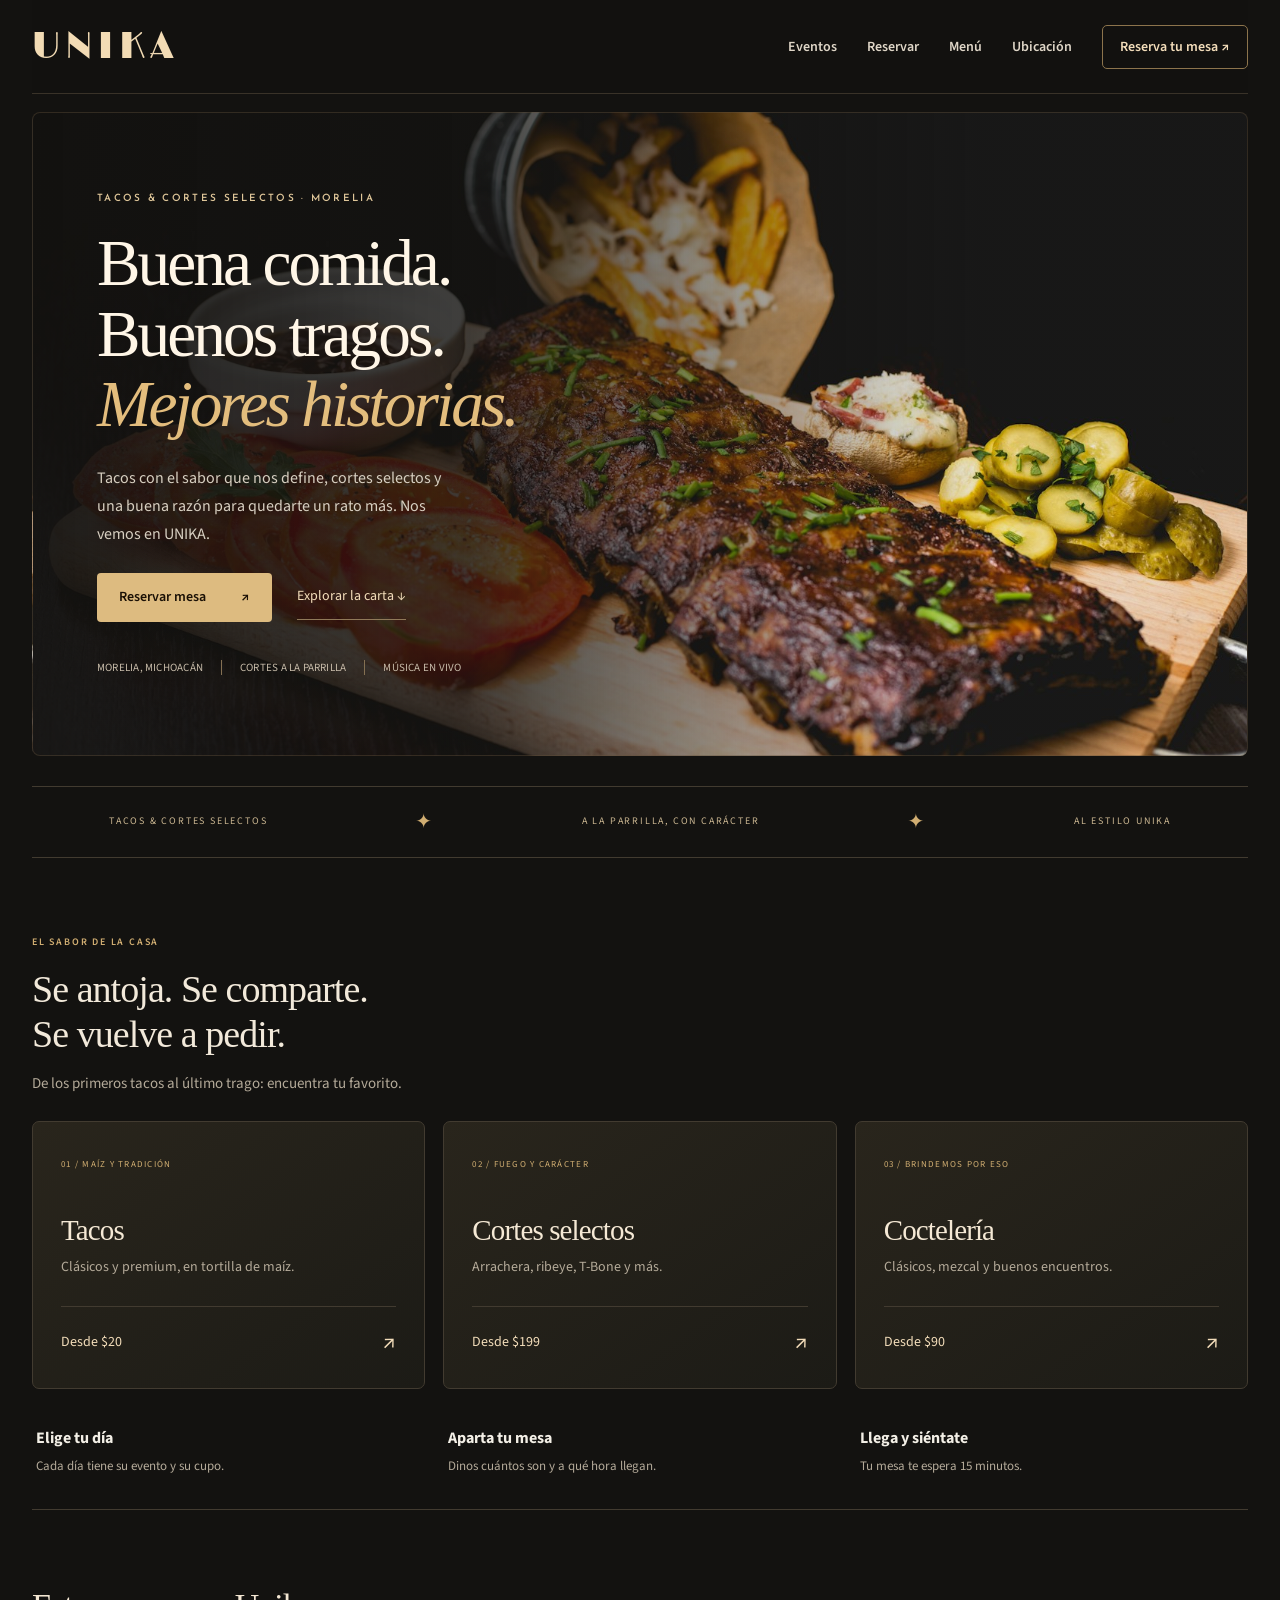
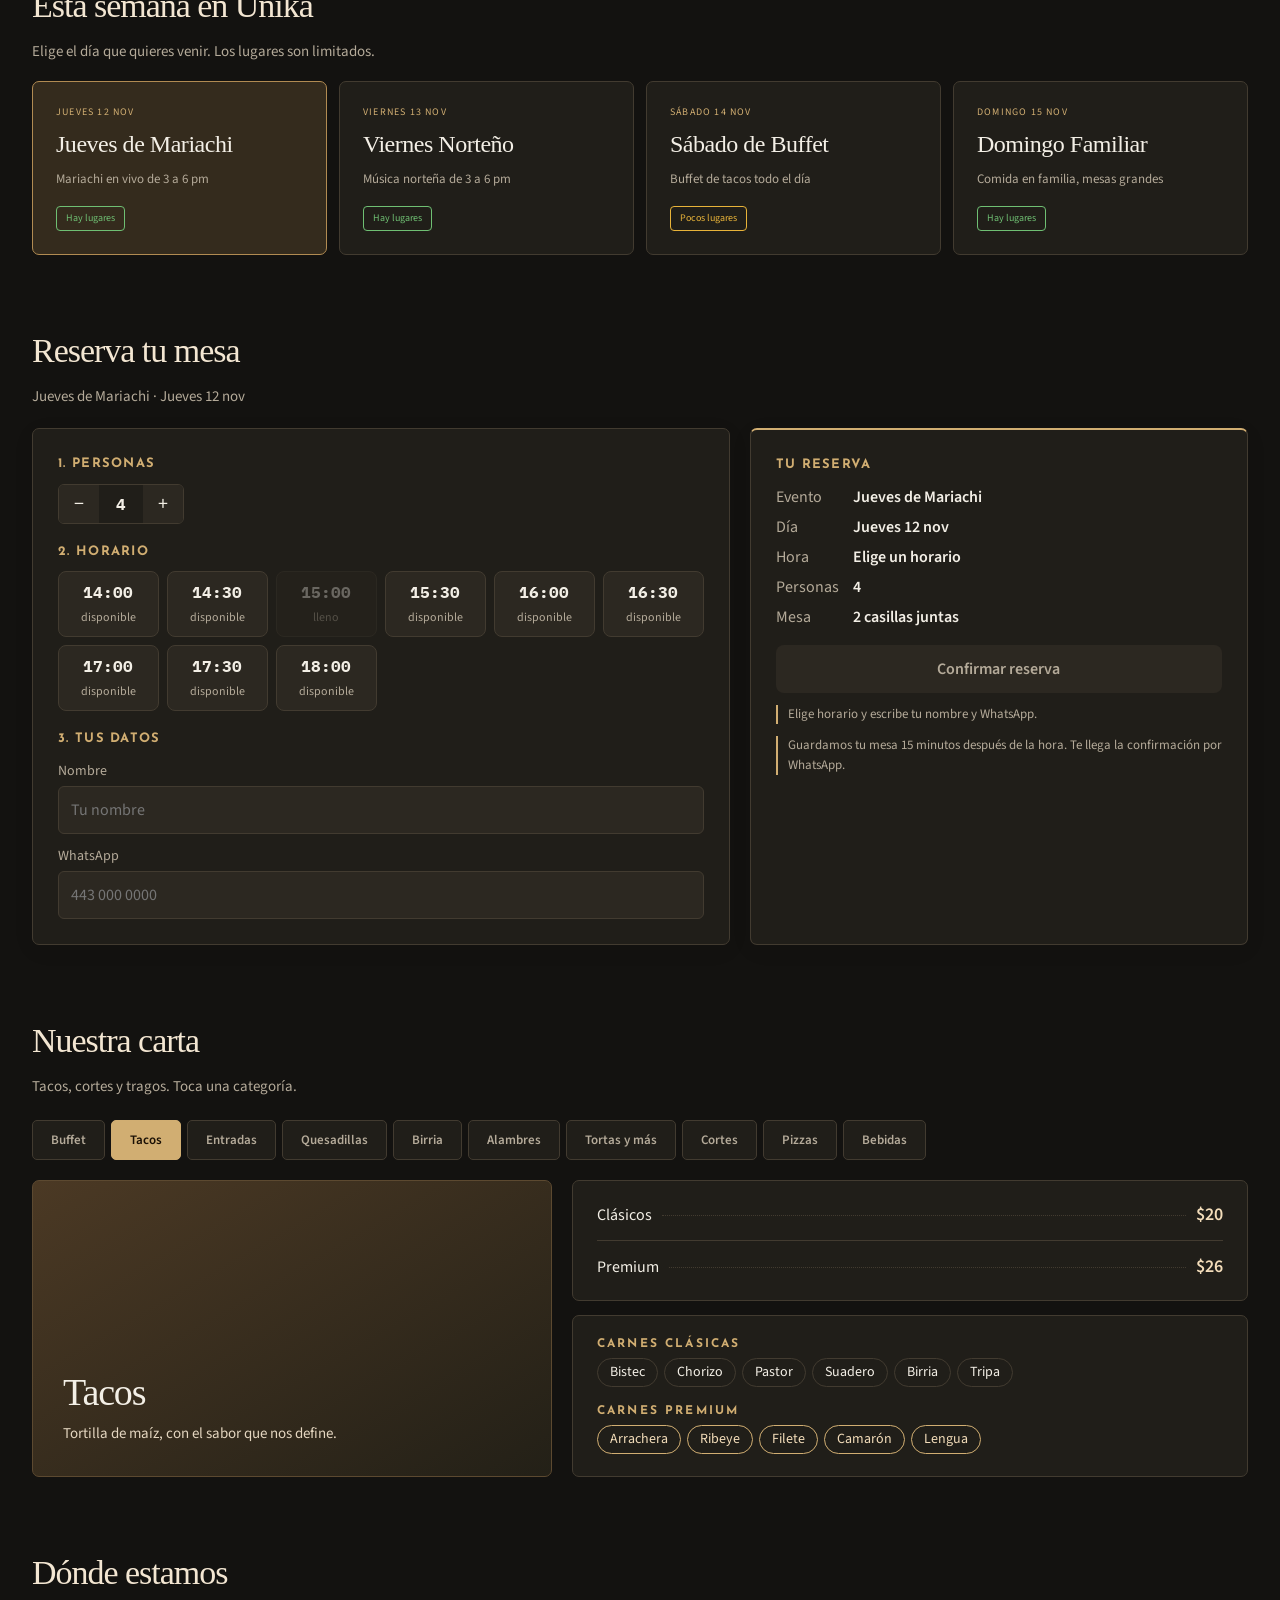
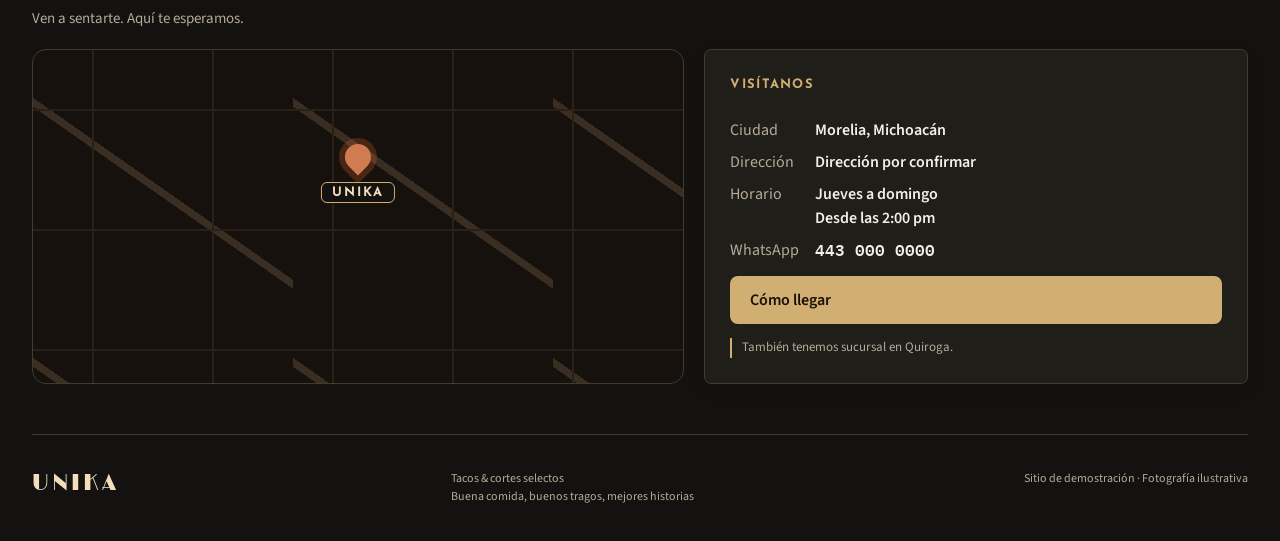
<file: reservas.html>
<!doctype html>
<html lang="es-MX">
<head>
<meta charset="utf-8">
<meta name="viewport" content="width=device-width, initial-scale=1, viewport-fit=cover">
<title>Unika Reservaciones</title>
<meta name="claude:viewport-fit-sides" content="cover">
<link rel="preconnect" href="https://fonts.googleapis.com">
<link rel="preconnect" href="https://fonts.gstatic.com" crossorigin>
<link href="https://fonts.googleapis.com/css2?family=Limelight&family=Josefin+Sans:wght@400;600;700&family=Source+Sans+3:wght@400;600;700&family=IBM+Plex+Mono:wght@500;600&display=swap" rel="stylesheet">
<style>
/* Layout: sitio de una página. Barra, portada con atardecer, eventos por día, formulario de reserva en 3 pasos, menú y pie. */
:root{
  --bg:#0e0b09; --surface:#1a1411; --surface2:#241b16; --line:#3a2d22;
  --gold:#d9a441; --gold-soft:#f0cf8a; --ember:#e0642a; --text:#f3e9d8; --muted:#a89782;
  --ok:#6fbf73; --warn:#e8b339; --bad:#e5534b;
  --f-display:'Limelight','Josefin Sans',serif; --f-head:'Josefin Sans',sans-serif; --f-body:'Source Sans 3',system-ui,sans-serif; --f-mono:'IBM Plex Mono',ui-monospace,monospace;
  color-scheme:dark;
}
*{box-sizing:border-box}
body{margin:0;background:var(--bg);color:var(--text);font:16px/1.5 var(--f-body);
  padding-left:max(16px,env(safe-area-inset-left,0px));padding-right:max(16px,env(safe-area-inset-right,0px))}
button{font:inherit;color:inherit;cursor:pointer}
a{color:var(--gold-soft)}
:focus-visible{outline:2px solid var(--gold-soft);outline-offset:2px}
.wrap{max-width:1040px;margin:0 auto}
h1,h2,h3{font-family:var(--f-head);text-transform:uppercase;letter-spacing:.1em;margin:0;text-wrap:balance}
.muted{color:var(--muted)} .mono{font-family:var(--f-mono);font-variant-numeric:tabular-nums}

header.nav{display:flex;align-items:center;gap:20px;padding:12px 0;flex-wrap:wrap;position:sticky;top:env(safe-area-inset-top,0px);z-index:20;background:rgba(14,11,9,.92);backdrop-filter:blur(8px);border-bottom:1px solid var(--line)}
body::before{content:'';position:fixed;inset:0 0 auto;height:env(safe-area-inset-top,0px);background:var(--bg);z-index:30}
.logo{font:30px var(--f-display);letter-spacing:.14em;color:var(--gold-soft);text-decoration:none}
header.nav nav{margin-left:auto;display:flex;gap:18px;flex-wrap:wrap}
header.nav nav a{font:600 13px var(--f-head);letter-spacing:.14em;text-transform:uppercase;color:var(--muted);text-decoration:none}
header.nav nav a:hover{color:var(--gold-soft)}

.hero{position:relative;overflow:hidden;border-radius:16px;padding:clamp(28px,6vw,64px) clamp(20px,5vw,56px);margin-top:4px;
  background:linear-gradient(180deg,rgba(14,11,9,.2),rgba(14,11,9,.92)),radial-gradient(900px 340px at 70% 0,#e0642a 0,#8a2f12 38%,#1a1411 75%)}
.hero small{font:600 12px var(--f-head);letter-spacing:.34em;color:var(--gold-soft)}
.hero h1{font-size:clamp(28px,5.4vw,54px);line-height:1.08;margin:10px 0 12px;max-width:16ch;color:var(--text)}
.hero p{max-width:50ch;margin:0 0 20px;color:#e4d6c0}
.btn{background:var(--gold);color:#1a1005;border:0;border-radius:6px;padding:12px 20px;font-weight:700;letter-spacing:.02em;text-decoration:none;display:inline-block}
.btn:hover{background:var(--gold-soft)}
.btn[disabled]{background:var(--surface2);color:var(--muted);cursor:not-allowed}
.btn.ghost{background:transparent;color:var(--text);border:1px solid var(--line)}

section{padding-top:44px}
section>h2{font-size:20px;color:var(--gold-soft);margin-bottom:6px}
section>p.sub{margin:0 0 18px;color:var(--muted);max-width:60ch}

.days{display:grid;grid-template-columns:repeat(auto-fit,minmax(220px,1fr));gap:12px}
.day{text-align:left;background:var(--surface);border:1px solid var(--line);border-radius:12px;padding:16px;display:flex;flex-direction:column;gap:6px}
.day:hover{border-color:var(--gold)}
.day[aria-pressed="true"]{border-color:var(--gold);box-shadow:0 0 0 1px var(--gold);background:#241a10}
.day .d{font:600 12px var(--f-head);letter-spacing:.16em;color:var(--gold);text-transform:uppercase}
.day .ev{font:700 20px/1.15 var(--f-head);letter-spacing:.04em;text-transform:uppercase}
.day .hr{font-size:14px;color:var(--muted)}
.tag{align-self:flex-start;font-size:12px;font-weight:700;padding:2px 10px;border-radius:99px;border:1px solid var(--line);margin-top:4px}
.tag.ok{color:var(--ok);border-color:var(--ok)} .tag.warn{color:var(--warn);border-color:var(--warn)} .tag.bad{color:var(--bad);border-color:var(--bad)}

.book{display:grid;grid-template-columns:minmax(0,1.4fr) minmax(0,1fr);gap:20px;margin-top:20px}
.box{background:var(--surface);border:1px solid var(--line);border-radius:12px;padding:18px}
.box h3{font-size:13px;color:var(--gold);margin-bottom:10px}
.stepper{display:inline-flex;align-items:center;border:1px solid var(--line);border-radius:6px;overflow:hidden}
.stepper button{background:var(--surface2);border:0;width:40px;height:38px;font-size:20px}
.stepper button:hover{background:var(--gold);color:#1a1005}
.stepper b{min-width:44px;text-align:center;font-family:var(--f-mono)}
.slots{display:grid;grid-template-columns:repeat(auto-fill,minmax(92px,1fr));gap:8px}
.slot{border:1px solid var(--line);background:var(--surface2);border-radius:8px;padding:8px 4px;text-align:center}
.slot b{display:block;font-family:var(--f-mono)} .slot small{font-size:12px;color:var(--muted)}
.slot[aria-pressed="true"]{border-color:var(--gold);background:#2e2314}
.slot[disabled]{opacity:.35;cursor:not-allowed}
label{display:block;font-size:14px;color:var(--muted);margin:12px 0 4px}
input[type=text],input[type=tel]{width:100%;background:var(--surface2);border:1px solid var(--line);color:var(--text);border-radius:6px;padding:11px 12px;font:inherit}
.sum dl{margin:0;display:grid;grid-template-columns:auto 1fr;gap:6px 14px}
.sum dt{color:var(--muted)} .sum dd{margin:0;font-weight:600}
.ok-box{border:1px solid var(--ok);background:#13241a;border-radius:10px;padding:14px;margin-top:14px}
.ok-box b.code{font:600 22px var(--f-mono);color:var(--ok)}
.note{font-size:13px;color:var(--muted);border-left:2px solid var(--gold);padding-left:10px;margin:12px 0 0}

.menu{display:grid;grid-template-columns:repeat(auto-fit,minmax(260px,1fr));gap:12px}
.menu .box ul{list-style:none;padding:0;margin:0}
.menu li{display:flex;gap:8px;padding:5px 0;border-bottom:1px dotted var(--line)}
.menu li span:first-child{flex:1}
.menu li b{font-family:var(--f-mono);color:var(--gold-soft)}
#agave{position:absolute;right:-20px;bottom:-10px;width:min(52%,440px);opacity:.9;pointer-events:none}
.hero>*:not(#agave){position:relative}
.facts{display:flex;flex-wrap:wrap;gap:10px;margin-top:22px}
.fact{border:1px solid rgba(240,207,138,.35);border-radius:99px;padding:5px 14px;font:600 12px var(--f-head);letter-spacing:.14em;text-transform:uppercase;color:var(--gold-soft);background:rgba(14,11,9,.45)}
.how{display:grid;grid-template-columns:repeat(auto-fit,minmax(200px,1fr));gap:12px}
.how div{border-top:2px solid var(--gold);padding:12px 4px 0}
.how b{display:block;font:700 15px var(--f-head);letter-spacing:.1em;text-transform:uppercase;margin-bottom:4px}
.how span{color:var(--muted);font-size:15px}
/* menú */
.mtabs{display:flex;gap:6px;overflow-x:auto;padding:4px 0 10px;scrollbar-width:thin}
.mtabs button{white-space:nowrap;border:1px solid var(--line);background:var(--surface);border-radius:99px;padding:7px 16px;font:600 12px var(--f-head);letter-spacing:.12em;text-transform:uppercase;color:var(--muted)}
.mtabs button:hover{border-color:var(--gold)}
.mtabs button[aria-selected="true"]{background:var(--gold);color:#1a1005;border-color:var(--gold)}
.mcat{display:grid;grid-template-columns:minmax(0,1fr) minmax(0,1.3fr);gap:20px;margin-top:10px}
.mintro{border-radius:14px;padding:24px;min-height:220px;display:flex;flex-direction:column;justify-content:flex-end;gap:8px;
  background:linear-gradient(180deg,rgba(14,11,9,.1),rgba(14,11,9,.88)),radial-gradient(420px 260px at 80% 0,var(--h1,#e0642a),var(--h2,#6b2410) 55%,#1a1411 100%)}
.mintro h3{font-size:26px;color:var(--text);line-height:1.1}
.mintro p{margin:0;color:#e4d6c0}
.mlist{background:var(--surface);border:1px solid var(--line);border-radius:14px;padding:6px 20px}
.mrow{display:flex;align-items:baseline;gap:10px;padding:13px 0;border-bottom:1px solid var(--line)}
.mrow:last-child{border-bottom:0}
.mrow .nm{font:600 17px var(--f-body)}
.mrow .nm small{display:block;font-weight:400;font-size:13px;color:var(--muted)}
.mrow .dots{flex:1;border-bottom:1px dotted var(--line);transform:translateY(-4px);min-width:16px}
.mrow b{font:600 18px var(--f-mono);color:var(--gold-soft)}
.mgroup{font:700 12px var(--f-head);letter-spacing:.18em;text-transform:uppercase;color:var(--gold);padding:14px 0 2px}
.carnes{display:flex;flex-wrap:wrap;gap:6px;margin:6px 0 4px}
.carnes span{border:1px solid var(--line);border-radius:99px;padding:3px 12px;font-size:14px}
.carnes span.pr{border-color:var(--gold);color:var(--gold-soft)}
.buffet{border:1px solid var(--gold);border-radius:14px;padding:16px 18px;margin-top:14px;display:flex;flex-wrap:wrap;gap:10px 20px;align-items:center;background:#241a10}
.buffet .p{font:700 40px var(--f-mono);color:var(--gold-soft);line-height:1}
.buffet .p small{display:block;font:600 11px var(--f-head);letter-spacing:.16em;color:var(--muted);text-transform:uppercase;margin-top:4px}
/* ubicación */
.loc{display:grid;grid-template-columns:minmax(0,1.2fr) minmax(0,1fr);gap:20px}
.map{position:relative;border-radius:14px;border:1px solid var(--line);min-height:300px;overflow:hidden;background:
  linear-gradient(90deg,transparent 49%,#2a2018 49% 51%,transparent 51%) 0 0/120px 120px,
  linear-gradient(0deg,transparent 49%,#2a2018 49% 51%,transparent 51%) 0 0/120px 120px,
  linear-gradient(35deg,transparent 46%,#3a2d22 46% 48%,transparent 48%) 0 0/260px 260px,#17110d}
.pin{position:absolute;left:50%;top:46%;transform:translate(-50%,-100%);display:flex;flex-direction:column;align-items:center}
.pin i{width:26px;height:26px;border-radius:50% 50% 50% 0;background:var(--ember);transform:rotate(-45deg);box-shadow:0 0 0 6px rgba(224,100,42,.25)}
.pin span{margin-top:12px;background:var(--bg);border:1px solid var(--gold);border-radius:6px;padding:3px 10px;font:700 13px var(--f-head);letter-spacing:.14em;color:var(--gold-soft)}
.info{display:flex;flex-direction:column;gap:14px}
.info dl{margin:0;display:grid;grid-template-columns:auto 1fr;gap:8px 16px}
.info dt{color:var(--muted)} .info dd{margin:0;font-weight:600}
footer{margin-top:50px;padding:24px 0 40px;border-top:1px solid var(--line);color:var(--muted);font-size:14px;display:flex;flex-wrap:wrap;gap:12px 30px}
@media (max-width:820px){.book,.mcat,.loc{grid-template-columns:minmax(0,1fr)}#agave{opacity:.4;width:70%}}
</style>
<link rel="stylesheet" href="assets/brand.css">
</head>
<body class="website-page">
<div class="wrap">
  <header class="nav"><a class="logo" href="#top">UNIKA</a>
    <nav><a href="#eventos">Eventos</a><a href="#reservar">Reservar</a><a href="#menu">Menú</a><a href="#donde">Ubicación</a><a class="nav-book" href="#reservar">Reserva tu mesa ↗</a></nav></header>

  <div class="hero" id="top"><small>TACOS &amp; CORTES SELECTOS · MORELIA</small>
    <h1>Buena comida.<br>Buenos tragos.<br><em>Mejores historias.</em></h1>
    <p>Tacos con el sabor que nos define, cortes selectos y una buena razón para quedarte un rato más. Nos vemos en UNIKA.</p>
    <div class="hero-actions"><a class="btn" href="#reservar">Reservar mesa <span>↗</span></a><a class="hero-menu-link" href="#menu">Explorar la carta ↓</a></div>
    <div class="facts"><span class="fact">Morelia, Michoacán</span><span class="fact">Cortes a la parrilla</span><span class="fact">Música en vivo</span></div>
    <svg id="agave" viewBox="-200 -170 400 180" aria-hidden="true"></svg></div>

  <div class="brand-ribbon"><span>TACOS &amp; CORTES SELECTOS</span><b>✦</b><span>A LA PARRILLA, CON CARÁCTER</span><b>✦</b><span>AL ESTILO UNIKA</span></div>
  <section class="signature-section"><div class="section-intro"><span class="section-kicker">EL SABOR DE LA CASA</span><h2>Se antoja. Se comparte.<br>Se vuelve a pedir.</h2><p>De los primeros tacos al último trago: encuentra tu favorito.</p></div><div class="signature-grid"><a href="#menu" class="signature-card"><span class="signature-number">01 / MAÍZ Y TRADICIÓN</span><h3>Tacos</h3><p>Clásicos y premium, en tortilla de maíz.</p><div><b>Desde $20</b><span>↗</span></div></a><a href="#menu" class="signature-card"><span class="signature-number">02 / FUEGO Y CARÁCTER</span><h3>Cortes selectos</h3><p>Arrachera, ribeye, T-Bone y más.</p><div><b>Desde $199</b><span>↗</span></div></a><a href="#menu" class="signature-card"><span class="signature-number">03 / BRINDEMOS POR ESO</span><h3>Coctelería</h3><p>Clásicos, mezcal y buenos encuentros.</p><div><b>Desde $90</b><span>↗</span></div></a></div></section>
  <section class="how-section"><div class="how"><div><b>Elige tu día</b><span>Cada día tiene su evento y su cupo.</span></div><div><b>Aparta tu mesa</b><span>Dinos cuántos son y a qué hora llegan.</span></div><div><b>Llega y siéntate</b><span>Tu mesa te espera 15 minutos.</span></div></div></section>
  <section id="eventos"><h2>Esta semana en Unika</h2><p class="sub">Elige el día que quieres venir. Los lugares son limitados.</p>
    <div class="days" id="days"></div></section>

  <section id="reservar"><h2>Reserva tu mesa</h2><p class="sub" id="book-sub"></p>
    <div class="book"><div class="box" id="form"></div><div class="box sum" id="summary"></div></div></section>

  <section id="menu"><h2>Nuestra carta</h2><p class="sub">Tacos, cortes y tragos. Toca una categoría.</p>
    <div class="mtabs" id="mtabs" role="tablist"></div><div id="mbody"></div></section>

  <section id="donde"><h2>Dónde estamos</h2><p class="sub">Ven a sentarte. Aquí te esperamos.</p>
    <div class="loc"><div class="map" aria-label="Mapa de ejemplo"><div class="pin"><i></i><span>UNIKA</span></div></div>
      <div class="box info"><h3>Visítanos</h3>
        <dl><dt>Ciudad</dt><dd>Morelia, Michoacán</dd><dt>Dirección</dt><dd id="addr"></dd><dt>Horario</dt><dd>Jueves a domingo<br>Desde las 2:00 pm</dd><dt>WhatsApp</dt><dd class="mono">443 000 0000</dd></dl>
        <a class="btn" id="maps" target="_blank" rel="noopener">Cómo llegar</a>
        <p class="note" style="margin:0">También tenemos sucursal en Quiroga.</p></div></div></section>

  <footer><div class="logo" style="font-size:22px">UNIKA</div><div>Tacos &amp; cortes selectos<br>Buena comida, buenos tragos, mejores historias</div><div>Sitio de demostración · Fotografía ilustrativa</div></footer>
</div>

<script>
/* Eventos de ejemplo. Cada día tiene su propio cupo; "used" son casillas ya apartadas por horario. */
const SLOTS=['14:00','14:30','15:00','15:30','16:00','16:30','17:00','17:30','18:00'];
const CAP=30; // casillas reservables por horario, 2 personas por casilla
const DAYS=[
  {id:'jue',d:'Jueves 12 nov',ev:'Jueves de Mariachi',hr:'Mariachi en vivo de 3 a 6 pm',used:[14,20,30,28,22,12,8,6,4]},
  {id:'vie',d:'Viernes 13 nov',ev:'Viernes Norteño',hr:'Música norteña de 3 a 6 pm',used:[10,12,18,20,14,10,6,4,2]},
  {id:'sab',d:'Sábado 14 nov',ev:'Sábado de Buffet',hr:'Buffet de tacos todo el día',used:[18,24,30,30,26,18,10,8,4]},
  {id:'dom',d:'Domingo 15 nov',ev:'Domingo Familiar',hr:'Comida en familia, mesas grandes',used:[8,14,20,22,16,10,6,4,2]}];
const DIRECCION='Dirección por confirmar'; // cambia aquí la dirección real
const MAPS='https://www.google.com/maps/search/?api=1&query='+encodeURIComponent('Unika Tacos y Cortes Selectos Morelia');
const MENU=[
 {k:'Buffet',h:['#e0642a','#6b2410'],t:'Buffet de tacos',d:'Lo que nos hizo famosos. Pide por rondas y come a tu ritmo.',buffet:true,
  carnes:{c:['Bistec','Chorizo','Pastor','Suadero','Birria','Tripa'],p:['Arrachera','Ribeye','Filete','Camarón','Lengua']}},
 {k:'Tacos',h:['#d9a441','#6b3c10'],t:'Tacos',d:'Tortilla de maíz, con el sabor que nos define.',rows:[['Clásicos',20],['Premium',26]],
  carnes:{c:['Bistec','Chorizo','Pastor','Suadero','Birria','Tripa'],p:['Arrachera','Ribeye','Filete','Camarón','Lengua']}},
 {k:'Entradas',h:['#b8561f','#4a1d0c'],t:'Entradas',d:'Para empezar a compartir.',rows:[['Papas a la francesa',89],['Papas gajo',99],['Guacamole',99],['Aguachile chico',119],['Aguachile grande',179],['Ensalada César',119],['Choriqueso',119]]},
 {k:'Quesadillas',h:['#e8b339','#6b4a10'],t:'Quesadillas',d:'De harina, con el equilibrio perfecto.',rows:[['Clásica',48],['Premium',60],['Mega clásica',100],['Mega premium',120]]},
 {k:'Birria',h:['#c0392b','#4a120c'],t:'Plato de birria',d:'Birria acompañada de consomé y tortillas.',rows:[['Chico',75],['Grande',85]]},
 {k:'Alambres',h:['#e0642a','#5a2410'],t:'Alambres',d:'Combinación perfecta de carne, pimientos, cebolla y queso.',rows:[['Clásico',120],['Premium',140]]},
 {k:'Tortas y más',h:['#d9a441','#5a3a10'],t:'Tortas, burritos y hamburguesas',d:'Pan artesanal, tortilla de harina y mucho sabor.',groups:[
   ['Tortas',[['Clásica',70],['Premium',80]]],['Burritos',[['Clásico',85],['Premium',95]]],['Hamburguesas',[['Clásica',90],['Premium',115]]]]},
 {k:'Cortes',h:['#a8321f','#3a0f0a'],t:'Cortes selectos',d:'A la parrilla, con el carácter de México.',rows:[['Tampiqueña',199],['Arrachera',270],['Ribeye',289],['T-Bone',289],['New York',239]]},
 {k:'Pizzas',h:['#e8b339','#5a3010'],t:'Pizzas',d:'Ingredientes selectos, al estilo Unika.',rows:[['Camarón',190],['Arrachera',180],['Ribeye',180]]},
 {k:'Bebidas',h:['#7a3b8f','#2a0f33'],t:'Bebidas y coctelería',d:'Buenos tragos para mejores historias.',groups:[
   ['Ron · $90',[['Mojito',90],['Daiquiri',90],['Piña colada',90],['Fresa colada',90],['Cuba libre',90]]],
   ['Tequila · $90',[['Paloma',90],['Margarita',90],['Vampiro',90],['Tequila sunrise',90]]],
   ['Vodka',[['Ruso blanco',90],['Cosmopolitan',90],['Moscow mule',100],['Bloody Mary',90],['Espresso martini',100]]],
   ['Mezcal',[['Mezcalita',100],['Mezcal mule',100]]],
   ['Clásicos y especiales',[['Long Island iced tea',110],['Negroni',100],['Old fashioned',100],['Alfonso XIII',100],['Carajillo',110],['Gin tonic',110],['Martini seco',100],['Martini sucio',100]]],
   ['Cerveza',[['Corona 355 ml',35],['Victoria 355 ml',35],['Tarro chico',30],['Tarro 1 litro',85],['Cubetazo',100]]],
   ['Micheladas',[['Medio litro',50],['Litro',90]]],
   ['Mezcladas · clásica, mango, jamaica o tamarindo',[['Chica',65],['Grande',90]]],
   ['Sin alcohol',[['Limonada',50],['Naranjada',50],['Agua natural',25],['Agua de sabor 500 ml',35],['Agua de sabor 1 L',55],['Refrescos',35]]]]}
];
let CAT='Tacos';
function renderMenu(){
  $('#mtabs').innerHTML=MENU.map(m=>`<button role="tab" data-cat="${m.k}" aria-selected="${CAT===m.k}">${m.k}</button>`).join('');
  const m=MENU.find(x=>x.k===CAT),row=([n,p])=>`<div class="mrow"><span class="nm">${esc(n)}</span><span class="dots"></span><b>$${p}</b></div>`;
  let list='';
  if(m.buffet)list=`<div class="buffet"><div class="p">$119<small>por persona</small></div><div style="flex:1;min-width:200px">Pide tus tacos por rondas. Las carnes premium se cobran aparte a $26 cada taco.</div></div>`;
  else if(m.rows)list=`<div class="mlist">${m.rows.map(row).join('')}</div>`;
  else list=`<div class="mlist">${m.groups.map(([g,r])=>`<div class="mgroup">${esc(g)}</div>${r.map(row).join('')}`).join('')}</div>`;
  const carnes=m.carnes?`<div class="mlist" style="margin-top:14px"><div class="mgroup">Carnes clásicas</div><div class="carnes">${m.carnes.c.map(c=>`<span>${c}</span>`).join('')}</div>
    <div class="mgroup">Carnes premium</div><div class="carnes" style="padding-bottom:10px">${m.carnes.p.map(c=>`<span class="pr">${c}</span>`).join('')}</div></div>`:'';
  $('#mbody').innerHTML=`<div class="mcat"><div class="mintro" style="--h1:${m.h[0]};--h2:${m.h[1]}"><h3>${esc(m.t)}</h3><p>${esc(m.d)}</p></div><div>${list}${carnes}</div></div>`}
function drawAgave(){
  let p='';for(let i=-4;i<=4;i++){const a=i*17,len=140-Math.abs(i)*9;
    p+=`<path d="M0 0 Q-13 ${-len*.45} 0 ${-len} Q13 ${-len*.45} 0 0Z" transform="rotate(${a})" fill="url(#ag)" stroke="#f0cf8a" stroke-opacity=".5" stroke-width="1"/>`}
  $('#agave').innerHTML=`<defs><linearGradient id="ag" x1="0" y1="1" x2="0" y2="0"><stop offset="0" stop-color="#1a1411"/><stop offset="1" stop-color="#d9a441"/></linearGradient></defs><g transform="translate(0,0)">${p}</g>`}
const F={day:'jue',pax:4,slot:null,name:'',phone:'',mine:[],done:null};
const $=s=>document.querySelector(s);
const esc=s=>String(s).replace(/[&<>"]/g,c=>({'&':'&amp;','<':'&lt;','>':'&gt;','"':'&quot;'}[c]));
const day=()=>DAYS.find(x=>x.id===F.day);
const need=()=>Math.ceil(F.pax/2);
const free=(dd,i)=>CAP-dd.used[i];
const dayFree=dd=>dd.used.reduce((a,u)=>a+(CAP-u),0)*2;

function renderDays(){
  $('#days').innerHTML=DAYS.map(dd=>{const f=dayFree(dd),tot=SLOTS.length*CAP*2,p=f/tot;
    const tag=p<.2?['bad','Casi lleno']:p<.4?['warn','Pocos lugares']:['ok','Hay lugares'];
    return `<button class="day" data-day="${dd.id}" aria-pressed="${F.day===dd.id}"><span class="d">${dd.d}</span><span class="ev">${dd.ev}</span>
      <span class="hr">${dd.hr}</span><span class="tag ${tag[0]}">${tag[1]}</span></button>`}).join('')}

function renderForm(){
  const dd=day();
  $('#book-sub').textContent=dd.ev+' · '+dd.d;
  if(F.slot&&free(dd,SLOTS.indexOf(F.slot))<need())F.slot=null;
  $('#form').innerHTML=`<h3>1. Personas</h3>
    <div class="stepper"><button data-a="pax" data-d="-1" aria-label="Menos personas">−</button><b>${F.pax}</b><button data-a="pax" data-d="1" aria-label="Más personas">+</button></div>
    <h3 style="margin-top:18px">2. Horario</h3>
    <div class="slots">${SLOTS.map((s,i)=>{const fr=free(dd,i),ok=fr>=need();
      return `<button class="slot" data-a="slot" data-v="${s}" aria-pressed="${F.slot===s}" ${ok?'':'disabled'}><b>${s}</b><small>${ok?'disponible':'lleno'}</small></button>`}).join('')}</div>
    <h3 style="margin-top:18px">3. Tus datos</h3>
    <label for="f-name">Nombre</label><input type="text" id="f-name" data-f="name" value="${esc(F.name)}" placeholder="Tu nombre" autocomplete="name">
    <label for="f-phone">WhatsApp</label><input type="tel" id="f-phone" data-f="phone" value="${esc(F.phone)}" placeholder="443 000 0000" autocomplete="tel">`;
  renderSummary()}

function renderSummary(){
  const dd=day(),ok=F.slot&&F.name.trim()&&F.phone.trim().length>=8;
  const mine=F.mine.length?`<h3 style="margin-top:20px">Mis reservas</h3>`+F.mine.map(r=>`<p style="margin:6px 0"><b class="mono">${r.code}</b> · ${esc(r.day)} · ${r.slot} · ${r.pax} personas</p>`).join(''):'';
  $('#summary').innerHTML=`<h3>Tu reserva</h3><dl><dt>Evento</dt><dd>${dd.ev}</dd><dt>Día</dt><dd>${dd.d}</dd><dt>Hora</dt><dd>${F.slot||'Elige un horario'}</dd>
    <dt>Personas</dt><dd>${F.pax}</dd><dt>Mesa</dt><dd>${need()} casilla${need()>1?'s':''} juntas</dd></dl>
    <button class="btn" id="go" style="width:100%;margin-top:16px" ${ok?'':'disabled'}>Confirmar reserva</button>
    ${ok?'':'<p class="note">Elige horario y escribe tu nombre y WhatsApp.</p>'}
    ${F.done?`<div class="ok-box">Reserva confirmada<br><b class="code">${F.done.code}</b><br>${esc(F.done.txt)}</div>`:''}
    <p class="note">Guardamos tu mesa 15 minutos después de la hora. Te llega la confirmación por WhatsApp.</p>${mine}`}

document.addEventListener('click',e=>{
  const t=e.target.closest('button');if(!t)return;
  if(t.dataset.day){F.day=t.dataset.day;F.slot=null;F.done=null;renderDays();renderForm();document.getElementById('reservar').scrollIntoView({behavior:'smooth'})}
  else if(t.dataset.a==='pax'){F.pax=Math.max(1,Math.min(20,F.pax+ +t.dataset.d));F.done=null;renderForm()}
  else if(t.dataset.a==='slot'){F.slot=t.dataset.v;F.done=null;renderForm()}
  else if(t.id==='go'){const dd=day(),i=SLOTS.indexOf(F.slot);
    if(free(dd,i)<need())return;
    dd.used[i]+=need();
    const code='UNK-'+String(Math.floor(1000+Math.random()*9000));
    F.mine.push({code,day:dd.d,slot:F.slot,pax:F.pax});
    F.done={code,txt:`${F.name.trim()}, te esperamos el ${dd.d} a las ${F.slot} (${F.pax} personas).`};
    F.slot=null;renderDays();renderForm()}
});
document.addEventListener('input',e=>{const t=e.target;if(t.dataset.f){F[t.dataset.f]=t.value;renderSummary()}});
document.addEventListener('click',e=>{const t=e.target.closest('[data-cat]');if(t){CAT=t.dataset.cat;renderMenu()}});
$('#addr').textContent=DIRECCION;$('#maps').href=MAPS;
drawAgave();renderMenu();renderDays();renderForm();
</script>

</body>
</html>
</file>
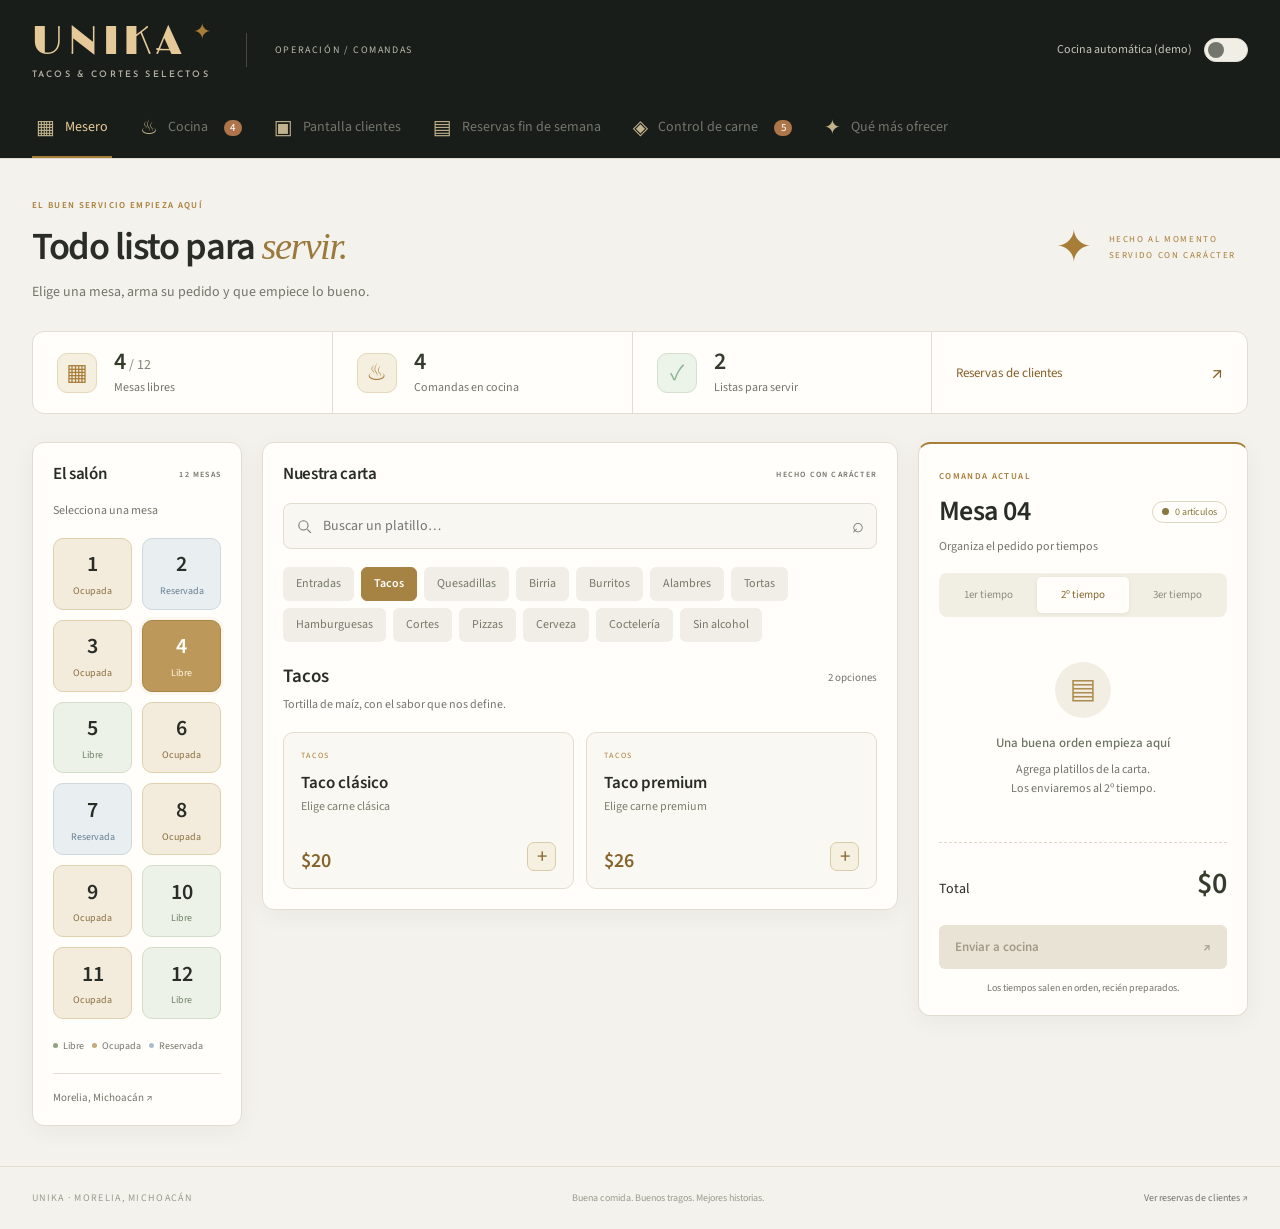
<file: unika.html>
<!doctype html>
<html lang="es-MX">
<head>
<meta charset="utf-8">
<meta name="viewport" content="width=device-width, initial-scale=1, viewport-fit=cover">
<title>UNIKA Comandas</title>
<meta name="claude:viewport-fit-sides" content="cover">
<link rel="preconnect" href="https://fonts.googleapis.com">
<link rel="stylesheet" href="https://fonts.googleapis.com/css2?family=Limelight&family=Source+Sans+3:wght@400;500;600;700&family=Josefin+Sans:wght@400;600;700&display=swap">
<style>
/* Layout: barra de pestañas tipo menú impreso (negro y oro), cada pestaña es una pantalla del sistema */
:root{
  --ink:#0e0b08; --panel:#18130e; --panel2:#211a12; --line:#3b2f20;
  --gold:#d6a54e; --gold2:#f2d18e; --ember:#c9562c; --cream:#f0e7d5; --muted:#a8977d;
  --ok:#74c27a; --warn:#e8b04a; --bad:#e2674b;
  --f-display:"Federo","Copperplate","Didot",serif;
  --f-body:"Josefin Sans","Avenir Next","Segoe UI",sans-serif;
  color-scheme:dark;
}
*{box-sizing:border-box}
body{background:var(--ink);color:var(--cream);font-family:var(--f-body);font-size:15px;line-height:1.4;
  background-image:radial-gradient(1200px 400px at 50% -200px,rgba(201,86,44,.28),transparent 70%);}
button,input,select{font:inherit;color:inherit}
button{cursor:pointer}
:focus-visible{outline:2px solid var(--gold2);outline-offset:2px}
.wrap{padding-left:max(16px,env(safe-area-inset-left,0px));padding-right:max(16px,env(safe-area-inset-right,0px));max-width:1320px;margin:0 auto}
header{padding-block:18px 0;border-bottom:1px solid var(--line)}
.brand{display:flex;align-items:flex-end;gap:14px;flex-wrap:wrap}
.logo{font-family:var(--f-display);font-size:44px;letter-spacing:.18em;line-height:1;
  background:linear-gradient(180deg,var(--gold2),var(--gold) 55%,#8a5d22);-webkit-background-clip:text;background-clip:text;color:transparent}
.sub{font-size:12px;letter-spacing:.32em;text-transform:uppercase;color:var(--muted);padding-bottom:6px}
.demo{margin-left:auto;display:flex;align-items:center;gap:10px;font-size:13px;color:var(--muted);padding-bottom:6px}
.switch{width:44px;height:24px;border-radius:12px;border:1px solid var(--line);background:var(--panel2);position:relative}
.switch::after{content:"";position:absolute;top:3px;left:3px;width:16px;height:16px;border-radius:50%;background:var(--muted);transition:.2s}
.switch[aria-pressed="true"]{background:#3a2a12;border-color:var(--gold)}
.switch[aria-pressed="true"]::after{left:23px;background:var(--gold2)}
nav{display:flex;gap:4px;overflow-x:auto;margin-top:14px;scrollbar-width:none}
nav button{background:none;border:0;border-bottom:2px solid transparent;padding:10px 14px;white-space:nowrap;
  font-family:var(--f-display);letter-spacing:.12em;text-transform:uppercase;font-size:13px;color:var(--muted)}
nav button[aria-selected="true"]{color:var(--gold2);border-color:var(--gold)}
nav .n{display:inline-block;min-width:18px;padding:0 5px;border-radius:9px;background:var(--ember);color:#fff;font-family:var(--f-body);font-size:11px;margin-left:6px}
main{padding-block:20px 40px}
h2{font-family:var(--f-display);font-weight:400;letter-spacing:.14em;text-transform:uppercase;color:var(--gold2);font-size:20px;margin:0 0 4px;text-wrap:balance}
.lead{color:var(--muted);margin:0 0 18px;max-width:70ch}
h3{font-family:var(--f-display);font-weight:400;letter-spacing:.14em;text-transform:uppercase;color:var(--gold);font-size:14px;margin:0 0 10px;display:flex;align-items:center;gap:10px}
h3::after{content:"";flex:1;height:1px;background:linear-gradient(90deg,var(--line),transparent)}
.box{background:var(--panel);border:1px solid var(--line);border-radius:6px;padding:16px;min-width:0}
.tnum{font-variant-numeric:tabular-nums}
.btn{background:var(--gold);color:#1a1208;border:0;border-radius:4px;padding:10px 16px;font-weight:700;letter-spacing:.04em}
.btn:hover{background:var(--gold2)}
.btn.ghost{background:transparent;color:var(--gold2);border:1px solid var(--line)}
.btn.ghost:hover{border-color:var(--gold)}
.btn:disabled{opacity:.4;cursor:not-allowed}
.pill{display:inline-flex;align-items:center;gap:6px;font-size:12px;padding:3px 9px;border-radius:20px;border:1px solid var(--line);white-space:nowrap}
.pill.ok{color:var(--ok);border-color:#2f4d31}.pill.warn{color:var(--warn);border-color:#5a4520}.pill.bad{color:var(--bad);border-color:#5b2a1f}
.dot{width:7px;height:7px;border-radius:50%;background:currentColor}

/* MESERO */
.pos{display:grid;grid-template-columns:200px minmax(0,1fr) 330px;gap:16px;align-items:start}
.mesas{display:grid;grid-template-columns:repeat(3,1fr);gap:8px}
.mesa{aspect-ratio:1;max-width:100%;border:1px solid var(--line);background:var(--panel2);border-radius:6px;display:flex;flex-direction:column;align-items:center;justify-content:center;gap:2px}
.mesa b{font-family:var(--f-display);font-size:20px;font-weight:400}
.mesa small{font-size:10px;color:var(--muted);letter-spacing:.05em}
.mesa.busy{border-color:#6b4a1d}.mesa.busy small{color:var(--warn)}
.mesa.res small{color:#9fb6e0}
.mesa[aria-pressed="true"]{background:var(--gold);color:#1a1208;border-color:var(--gold2)}
.mesa[aria-pressed="true"] small{color:#3b2a10}
.cats{display:flex;gap:6px;flex-wrap:wrap;margin-bottom:12px}
.cat{background:none;border:1px solid var(--line);border-radius:20px;padding:6px 12px;font-size:13px;color:var(--muted)}
.cat[aria-pressed="true"]{border-color:var(--gold);color:var(--gold2);background:#2a1f12}
.items{display:grid;grid-template-columns:repeat(auto-fill,minmax(170px,1fr));gap:8px}
.item{text-align:left;background:var(--panel2);border:1px solid var(--line);border-radius:6px;padding:12px;display:flex;flex-direction:column;gap:6px;min-height:84px}
.item:hover{border-color:var(--gold)}
.item .nm{font-weight:600}
.item .pr{color:var(--gold2);margin-top:auto}
.item .tag{font-size:11px;color:var(--muted)}
.catnote{font-size:13px;color:var(--muted);margin:-4px 0 12px}
.tiempos{display:grid;grid-template-columns:repeat(3,1fr);gap:6px;margin-bottom:12px}
.tiempos button{background:var(--panel2);border:1px solid var(--line);border-radius:4px;padding:8px 4px;font-size:12px;color:var(--muted)}
.tiempos button[aria-pressed="true"]{border-color:var(--gold);color:var(--gold2)}
.tgroup{margin-bottom:10px}
.tgroup h4{margin:0 0 4px;font-size:11px;letter-spacing:.2em;text-transform:uppercase;color:var(--ember)}
.line{display:grid;grid-template-columns:auto minmax(0,1fr) auto auto;gap:8px;align-items:center;padding:6px 0;border-bottom:1px dashed var(--line);font-size:14px}
.line .q{color:var(--gold2);font-weight:700}
.line .x{background:none;border:0;color:var(--muted);font-size:16px;padding:0 4px}
.line small{display:block;color:var(--muted);font-size:12px}
.total{display:flex;justify-content:space-between;align-items:baseline;margin:12px 0;font-size:18px}
.total b{font-family:var(--f-display);color:var(--gold2);font-size:24px;font-weight:400}
.empty{color:var(--muted);font-size:14px;padding:14px 0}

/* COCINA */
.kds{display:grid;grid-template-columns:repeat(4,minmax(0,1fr));gap:12px;align-items:start}
.col h3 .c{color:var(--cream);font-family:var(--f-body)}
.tk{background:var(--panel2);border:1px solid var(--line);border-left:4px solid var(--muted);border-radius:4px;padding:12px;margin-bottom:10px}
.tk.cola{border-left-color:var(--warn)}.tk.prep{border-left-color:var(--ember)}.tk.listo{border-left-color:var(--ok)}
.tk.late{box-shadow:0 0 0 1px var(--bad)}
.tk header{all:unset;display:flex;justify-content:space-between;align-items:baseline;margin-bottom:6px}
.tk .m{font-family:var(--f-display);font-size:18px;color:var(--gold2)}
.tk .tt{font-size:11px;letter-spacing:.15em;text-transform:uppercase;color:var(--ember)}
.tk ul{list-style:none;margin:0 0 10px;padding:0;font-size:14px}
.tk li{padding:2px 0}.tk li b{color:var(--gold2)}
.tk li em{font-style:normal;color:var(--muted);font-size:12px}
.tk .ft{display:flex;justify-content:space-between;align-items:center;gap:8px;font-size:12px;color:var(--muted)}
.tk .btn{padding:6px 10px;font-size:12px}

/* PANTALLA */
.tv{background:#050403;border:10px solid #1d1812;border-radius:14px;padding:22px;box-shadow:0 20px 60px rgba(0,0,0,.6)}
.tvtop{display:flex;justify-content:space-between;align-items:center;gap:12px;flex-wrap:wrap;margin-bottom:18px}
.tvtop .logo{font-size:30px}
.clock{font-family:var(--f-display);font-size:26px;color:var(--gold2)}
.tvgrid{display:grid;grid-template-columns:repeat(auto-fill,minmax(230px,1fr));gap:12px}
.tvc{border:1px solid var(--line);border-radius:6px;padding:14px;background:linear-gradient(180deg,#15100b,#0b0806)}
.tvc .mm{display:flex;justify-content:space-between;align-items:baseline}
.tvc .mm b{font-family:var(--f-display);font-size:28px;font-weight:400;color:var(--gold2)}
.steps{display:grid;grid-template-columns:repeat(3,1fr);gap:4px;margin:12px 0 8px}
.steps span{height:6px;border-radius:3px;background:#2a2219}
.steps span.on{background:var(--gold)}
.steps span.now{background:var(--ember);animation:pulse 1.4s infinite}
@keyframes pulse{50%{opacity:.45}}
.tvc .st{font-size:20px}
.tvc .st.listo{color:var(--ok)}
.tvc .q{color:var(--muted);font-size:13px;margin-top:4px}
.ticker{margin-top:18px;border-top:1px solid var(--line);padding-top:12px;color:var(--muted);font-size:14px;display:flex;gap:16px;flex-wrap:wrap}
.ticker b{color:var(--bad)}

/* RESERVAS */
.resv{display:grid;grid-template-columns:340px minmax(0,1fr);gap:24px;align-items:start}
.phone{width:100%;max-width:340px;border:10px solid #221b13;border-radius:34px;background:#120e0a;padding:20px 16px;box-shadow:0 20px 50px rgba(0,0,0,.5)}
.phone .logo{font-size:28px;text-align:center;display:block}
.phone .sub{text-align:center;padding:0 0 14px;font-size:10px}
.f{display:flex;flex-direction:column;gap:4px;margin-bottom:10px;font-size:12px;color:var(--muted);letter-spacing:.05em}
.f input,.f select{background:var(--panel2);border:1px solid var(--line);border-radius:4px;padding:9px 10px;font-size:14px;width:100%}
.row2{display:grid;grid-template-columns:1fr 1fr;gap:8px}
.days{display:grid;grid-template-columns:1fr 1fr;gap:6px;margin-bottom:10px}
.days button{background:var(--panel2);border:1px solid var(--line);border-radius:4px;padding:8px;font-size:13px}
.days button[aria-pressed="true"]{border-color:var(--gold);color:var(--gold2)}
.apartar{border:1px dashed #6b4a1d;border-radius:6px;padding:10px;margin-bottom:12px;background:#1a130b}
.apartar p{margin:0 0 8px;font-size:12px;color:var(--gold2)}
.phone .btn{width:100%}
.ok-msg{color:var(--ok);font-size:13px;text-align:center;margin-top:8px;min-height:18px}
table{width:100%;border-collapse:collapse;font-size:14px}
th{text-align:left;font-weight:600;font-size:11px;letter-spacing:.15em;text-transform:uppercase;color:var(--muted);padding:8px;border-bottom:1px solid var(--line)}
td{padding:9px 8px;border-bottom:1px solid #2a2117}
.scroll{overflow-x:auto}
.stats{display:flex;gap:24px;flex-wrap:wrap;margin-bottom:14px}
.stats div{font-size:12px;color:var(--muted);letter-spacing:.08em;text-transform:uppercase}
.stats b{display:block;font-family:var(--f-display);font-size:26px;font-weight:400;color:var(--gold2);letter-spacing:0}

/* CARNE */
.meat{display:grid;grid-template-columns:repeat(auto-fill,minmax(250px,1fr));gap:12px}
.mt{background:var(--panel);border:1px solid var(--line);border-radius:6px;padding:14px}
.mt .hd{display:flex;justify-content:space-between;align-items:center;margin-bottom:10px}
.mt .hd b{font-size:16px}
.bar{height:10px;border-radius:5px;background:#2a2219;overflow:hidden;display:flex}
.bar i{display:block;height:100%}
.bar .v{background:#7a5a2c}.bar .a{background:#5d79a8}.bar .d{background:var(--gold)}
.mt .nums{display:flex;justify-content:space-between;font-size:12px;color:var(--muted);margin-top:8px}
.mt .nums b{color:var(--cream)}
.mt .acts{display:flex;gap:6px;margin-top:10px}
.mt .acts .btn{padding:5px 10px;font-size:12px}
.legend{display:flex;gap:16px;flex-wrap:wrap;font-size:12px;color:var(--muted);margin-bottom:14px}
.legend span{display:flex;align-items:center;gap:6px}
.legend i{width:12px;height:8px;border-radius:2px;display:inline-block}

/* EXTRAS */
.offers{display:grid;grid-template-columns:repeat(auto-fill,minmax(280px,1fr));gap:12px}
.of{background:var(--panel);border:1px solid var(--line);border-radius:6px;padding:16px}
.of .k{font-size:11px;letter-spacing:.2em;text-transform:uppercase;color:var(--ember)}
.of h4{font-family:var(--f-display);font-weight:400;font-size:18px;color:var(--gold2);margin:6px 0 8px;letter-spacing:.06em}
.of p{margin:0;color:var(--muted);font-size:14px}
.split{display:grid;grid-template-columns:minmax(0,1.2fr) minmax(0,1fr);gap:16px;margin-top:20px}
.hb{display:grid;grid-template-columns:110px minmax(0,1fr) 48px;gap:10px;align-items:center;font-size:13px;margin-bottom:8px}
.hb .t{height:14px;background:linear-gradient(90deg,#8a5d22,var(--gold));border-radius:2px}
.hours{display:flex;align-items:flex-end;gap:6px;height:130px;border-bottom:1px solid var(--line);padding-top:10px}
.hours div{flex:1;background:linear-gradient(180deg,var(--gold),#6b4a1d);border-radius:2px 2px 0 0;position:relative}
.hours div.pk{background:linear-gradient(180deg,var(--ember),#6b2f17)}
.hl{display:flex;gap:6px;font-size:11px;color:var(--muted);margin-top:4px}.hl span{flex:1;text-align:center}
.note{font-size:12px;color:var(--muted);margin-top:10px}

/* modal carne */
.ov{position:fixed;inset:0;background:rgba(0,0,0,.7);display:flex;align-items:center;justify-content:center;padding:16px;z-index:20}
.dlg{background:var(--panel);border:1px solid var(--gold);border-radius:8px;padding:20px;width:100%;max-width:420px}
.dlg h3{margin-bottom:4px}
.dlg p{color:var(--muted);font-size:13px;margin:0 0 12px}
.chips{display:grid;grid-template-columns:repeat(2,1fr);gap:8px;margin-bottom:14px}
.chip{background:var(--panel2);border:1px solid var(--line);border-radius:4px;padding:10px;text-align:left;display:flex;justify-content:space-between;align-items:center;gap:6px}
.chip:hover:not(:disabled){border-color:var(--gold)}
.chip:disabled{opacity:.35;text-decoration:line-through}
.chip small{font-size:11px;color:var(--muted)}
.chip small.low{color:var(--warn)}
.toast{position:fixed;left:50%;bottom:calc(20px + env(safe-area-inset-bottom,0px));transform:translateX(-50%);background:var(--gold2);color:#1a1208;padding:10px 18px;border-radius:4px;font-weight:700;z-index:30;box-shadow:0 8px 24px rgba(0,0,0,.5)}

@media (max-width:1000px){
  .pos{grid-template-columns:1fr}
  .mesas{grid-template-columns:repeat(6,1fr)}
  .kds{grid-template-columns:repeat(2,minmax(0,1fr))}
  .resv,.split{grid-template-columns:1fr}
  .phone{margin:0 auto}
}
@media (max-width:560px){
  .mesas{grid-template-columns:repeat(4,1fr)}
  .kds{grid-template-columns:1fr}
  .logo{font-size:34px}
  .demo{margin-left:0}
}
@media (prefers-reduced-motion:reduce){*{animation:none!important;transition:none!important}}
</style>
<link rel="stylesheet" href="assets/brand.css">
</head>
<body class="comandas-page">
<header>
  <div class="wrap">
    <div class="brand">
      <a class="brand-link" href="unika.html" aria-label="Unika, inicio"><span class="logo">UNIKA<span class="brand-star">✦</span></span><span class="sub">Tacos &amp; cortes selectos</span></a><span class="workspace-label">OPERACIÓN / COMANDAS</span>
      <div class="demo"><span id="demoLbl">Cocina automática (demo)</span><button class="switch" id="demo" aria-pressed="false" aria-labelledby="demoLbl"></button></div>
    </div>
    <nav role="tablist" id="tabs"></nav>
  </div>
</header>
<main class="wrap" id="app"></main>
<footer class="app-footer wrap"><span>UNIKA · MORELIA, MICHOACÁN</span><span>Buena comida. Buenos tragos. Mejores historias.</span><a href="reservas.html">Ver reservas de clientes ↗</a></footer>
<div id="layer"></div>

<script>
// ===== MENÚ REAL (de las fotos) =====
const CLAS=["Bistec","Suadero","Chorizo","Birria","Pastor","Tripa"];
const PREM=["Arrachera","Camarón","Ribeye","Filete","Lengua"];
// [nombre, precio, carne] carne: "C" elige clásica, "P" elige premium, texto = carne fija, null = sin carne
const MENU=[
 {c:"Entradas",t:1,n:"",i:[["Papas a la francesa",89],["Papas gajo",99],["Guacamole",99],["Aguachile chico",119,"Camarón"],["Aguachile grande",179,"Camarón"],["Ensalada César",119],["Choriqueso",119,"Chorizo"]]},
 {c:"Tacos",t:2,n:"Tortilla de maíz, con el sabor que nos define.",i:[["Taco clásico",20,"C"],["Taco premium",26,"P"]]},
 {c:"Quesadillas",t:2,n:"De harina, con el equilibrio perfecto.",i:[["Quesadilla clásica",48,"C"],["Quesadilla premium",60,"P"],["Mega clásica",100,"C"],["Mega premium",120,"P"]]},
 {c:"Birria",t:2,n:"Acompañada de consomé y tortillas.",i:[["Plato de birria chico",75,"Birria"],["Plato de birria grande",85,"Birria"]]},
 {c:"Burritos",t:2,n:"Tortilla de harina, rellenos de sabor.",i:[["Burrito clásico",85,"C"],["Burrito premium",95,"P"]]},
 {c:"Alambres",t:2,n:"Carne, pimientos, cebolla y queso.",i:[["Alambre clásico",120,"C"],["Alambre premium",140,"P"]]},
 {c:"Tortas",t:2,n:"Pan artesanal, con todo el sabor.",i:[["Torta clásica",70,"C"],["Torta premium",80,"P"]]},
 {c:"Hamburguesas",t:2,n:"Carne jugosa y nuestro toque único.",i:[["Hamburguesa clásica",90],["Hamburguesa premium",115]]},
 {c:"Cortes",t:3,n:"A la parrilla, con el carácter de México.",i:[["Tampiqueña",199,"Arrachera"],["Ribeye",289,"Ribeye"],["Arrachera",270,"Arrachera"],["T-Bone",289,"T-Bone"],["New York",239,"New York"]]},
 {c:"Pizzas",t:3,n:"Ingredientes selectos, al estilo UNIKA.",i:[["Pizza de camarón",190,"Camarón"],["Pizza de arrachera",180,"Arrachera"],["Pizza de ribeye",180,"Ribeye"]]},
 {c:"Cerveza",t:1,n:"",i:[["Corona 355 ml",35],["Victoria 355 ml",35],["Tarro chico",30],["Tarro 1 litro",85],["Cubetazo",100],["Michelada medio litro",50],["Michelada litro",90],["Mezclada chica",65],["Mezclada grande",90]]},
 {c:"Coctelería",t:1,n:"Selección del menú de bebidas.",i:[["Mojito",90],["Margarita",90],["Paloma",90],["Piña Colada",90],["Moscow Mule",100],["Mezcal Mule",100],["Carajillo",110],["Long Island Iced Tea",110],["Gin Tonic",110],["Negroni",100]]},
 {c:"Sin alcohol",t:1,n:"",i:[["Limonada",50],["Naranjada",50],["Agua de sabor 500 ml",35],["Agua de sabor 1 L",55],["Agua natural",25],["Refresco",35]]},
];
const TN=["","1er tiempo","2º tiempo","3er tiempo"];
const TD=["","Bebidas y entradas","Tacos y platos","Cortes y pizzas"];

// ===== ESTADO =====
// carne en porciones: d = disponibles, v = vendidas hoy, a = apartadas por reservas
const S={
 tab:"mesero",query:"",mesa:4,cat:"Tacos",tiempo:2,cart:[],demo:false,nid:108,day:"Sáb 14",
 meat:{Bistec:{d:60,v:22,a:0},Suadero:{d:48,v:31,a:0},Chorizo:{d:40,v:12,a:0},Birria:{d:30,v:18,a:0},Pastor:{d:80,v:44,a:0},Tripa:{d:9,v:21,a:0},
  Arrachera:{d:26,v:14,a:10},Camarón:{d:22,v:8,a:0},Ribeye:{d:6,v:9,a:4},Filete:{d:15,v:3,a:0},Lengua:{d:0,v:12,a:0},"T-Bone":{d:5,v:2,a:0},"New York":{d:7,v:1,a:0}},
 orders:[],
 res:[
  {n:"Familia Treviño",tel:"81 1234 5678",d:"Sáb 14",h:"14:00",p:8,m:7,c:"Arrachera",q:10,an:200},
  {n:"Laura Garza",tel:"81 2233 4455",d:"Sáb 14",h:"15:30",p:4,m:2,c:"Ribeye",q:4,an:200},
  {n:"Cumpleaños Rocío",tel:"81 9988 7766",d:"Dom 15",h:"13:30",p:12,m:11,c:"Pastor",q:40,an:400},
  {n:"Jorge Salinas",tel:"81 5566 7788",d:"Dom 15",h:"16:00",p:2,m:3,c:"",q:0,an:0},
 ],
};
const now=Date.now(),MIN=60000;
function mk(mesa,t,st,items,ago){S.orders.push({id:S.nid++,mesa,t,st,items:items.map(([q,n,c])=>({q,n,c})),ts:now-ago*MIN})}
mk(1,1,"entregado",[[2,"Corona 355 ml"],[1,"Guacamole"]],32);
mk(1,2,"prep",[[6,"Taco clásico","Pastor"],[4,"Taco clásico","Suadero"],[1,"Plato de birria grande","Birria"]],9);
mk(1,3,"espera",[[1,"Arrachera","Arrachera"]],9);
mk(3,1,"listo",[[2,"Michelada litro"],[1,"Choriqueso","Chorizo"]],6);
mk(3,2,"espera",[[1,"Alambre premium","Arrachera"],[2,"Quesadilla clásica","Bistec"]],6);
mk(6,1,"entregado",[[4,"Limonada"]],20);
mk(6,2,"cola",[[8,"Taco premium","Ribeye"],[2,"Burrito clásico","Pastor"]],4);
mk(8,2,"cola",[[5,"Taco clásico","Tripa"],[1,"Torta premium","Camarón"]],2);
mk(9,1,"prep",[[1,"Mojito"],[1,"Carajillo"],[1,"Aguachile grande","Camarón"]],3);
mk(9,3,"espera",[[1,"Ribeye","Ribeye"],[1,"Pizza de arrachera","Arrachera"]],3);
mk(11,2,"listo",[[10,"Taco clásico","Pastor"],[2,"Plato de birria chico","Birria"]],7);

// ===== UTIL =====
const $=s=>document.querySelector(s);
const esc=s=>String(s).replace(/[&<>"]/g,c=>({"&":"&amp;","<":"&lt;",">":"&gt;",'"':"&quot;"}[c]));
const money=n=>"$"+n.toLocaleString("es-MX");
const price=n=>{for(const g of MENU)for(const i of g.i)if(i[0]===n)return i[1];return 0};
const left=k=>{const m=S.meat[k];return m?m.d:Infinity};
function lvl(k){const d=left(k);return d<=0?"bad":d<=10?"warn":"ok"}
function toast(t){const e=document.createElement("div");e.className="toast";e.textContent=t;document.body.appendChild(e);setTimeout(()=>e.remove(),2200)}
const mins=o=>Math.max(0,Math.round((Date.now()-o.ts)/MIN));
const active=()=>S.orders.filter(o=>o.st!=="entregado");
function mesaState(m){
  const os=S.orders.filter(o=>o.mesa===m);
  if(os.length&&os.some(o=>o.st!=="entregado"))return "busy";
  if(S.res.some(r=>r.m===m&&r.d===S.day))return "res";
  return os.length?"busy":"free";
}

// ===== TABS =====
const NAVICONS={mesero:"▦",cocina:"♨",pantalla:"▣",reservas:"▤",carne:"◈",extras:"✦"};
const TABS=[["mesero","Mesero"],["cocina","Cocina"],["pantalla","Pantalla clientes"],["reservas","Reservas fin de semana"],["carne","Control de carne"],["extras","Qué más ofrecer"]];
function renderTabs(){
  const nCola=S.orders.filter(o=>o.st==="cola"||o.st==="prep").length;
  const nLow=Object.keys(S.meat).filter(k=>lvl(k)!=="ok").length;
  $("#tabs").innerHTML=TABS.map(([k,l])=>`<button role="tab" aria-selected="${S.tab===k}" data-tab="${k}"><span class="nav-icon" aria-hidden="true">${NAVICONS[k]}</span>${l}${k==="cocina"&&nCola?`<span class="n">${nCola}</span>`:""}${k==="carne"&&nLow?`<span class="n">${nLow}</span>`:""}</button>`).join("");
}
function go(t){S.tab=t;try{history.replaceState(null,"","#"+t)}catch(e){}render()}

// ===== MESERO =====
function vMesero(){
  const g=MENU.find(x=>x.c===S.cat);
  const mesas=Array.from({length:12},(_,i)=>i+1).map(m=>{const st=mesaState(m);
    return `<button class="mesa ${st}" aria-pressed="${S.mesa===m}" data-mesa="${m}"><b>${m}</b><small>${st==="busy"?"Ocupada":st==="res"?"Reservada":"Libre"}</small></button>`}).join("");
  const matches=S.query.trim()?MENU.flatMap(group=>group.i.map(i=>({i,category:group.c}))).filter(({i})=>i[0].toLocaleLowerCase('es').normalize('NFD').replace(/[\u0300-\u036f]/g,'').includes(S.query.toLocaleLowerCase('es').normalize('NFD').replace(/[\u0300-\u036f]/g,''))):g.i.map(i=>({i,category:g.c}));
  const items=matches.map(({i:[n,p,c],category})=>{
    let tag=c==="C"?"Elige carne clásica":c==="P"?"Elige carne premium":c?c:"";
    const out=c&&c!=="C"&&c!=="P"&&left(c)<=0;
    return `<button class="item" data-add="${esc(n)}" ${out?"disabled":""}><span class="item-eyebrow">${esc(category)}</span><span class="nm">${esc(n)}</span>${tag?`<span class="tag">${out?"Agotado hoy":esc(tag)}</span>`:""}<span class="item-bottom"><span class="pr tnum">${money(p)}</span><span class="add-icon" aria-hidden="true">+</span></span></button>`}).join("");
  const groups=[1,2,3].map(t=>{const ls=S.cart.map((l,i)=>({...l,i})).filter(l=>l.t===t);if(!ls.length)return"";
    return `<div class="tgroup"><h4>${TN[t]}</h4>${ls.map(l=>`<div class="line"><span class="q tnum">${l.q}×</span><span>${esc(l.n)}${l.c?`<small>${esc(l.c)}</small>`:""}</span><span class="tnum">${money(l.q*price(l.n))}</span><button class="x" data-del="${l.i}" aria-label="Quitar">×</button></div>`).join("")}</div>`}).join("");
  const tot=S.cart.reduce((s,l)=>s+l.q*price(l.n),0);
  const prev=S.orders.filter(o=>o.mesa===S.mesa);
  return `<section class="service-heading"><div><span class="eyebrow">EL BUEN SERVICIO EMPIEZA AQUÍ</span><h2>Todo listo para <em>servir.</em></h2><p class="lead">Elige una mesa, arma su pedido y que empiece lo bueno.</p></div><div class="service-mark" aria-hidden="true">✦<span>HECHO AL MOMENTO<br>SERVIDO CON CARÁCTER</span></div></section>
  <div class="service-stats"><div><span class="stat-icon">▦</span><span><b>${Array.from({length:12},(_,i)=>mesaState(i+1)).filter(x=>x==='free').length}<small> / 12</small></b><small>Mesas libres</small></span></div><div><span class="stat-icon">♨</span><span><b>${S.orders.filter(o=>o.st==='cola'||o.st==='prep').length}</b><small>Comandas en cocina</small></span></div><div><span class="stat-icon ready">✓</span><span><b>${S.orders.filter(o=>o.st==='listo').length}</b><small>Listas para servir</small></span></div><a href="reservas.html">Reservas de clientes <span>↗</span></a></div>
  <div class="pos">
    <aside class="box tables-panel"><div class="panel-heading"><h3>El salón</h3><span class="eyebrow">12 MESAS</span></div><p class="panel-caption">Selecciona una mesa</p><div class="mesas">${mesas}</div><div class="table-legend"><span><i></i>Libre</span><span><i class="busy"></i>Ocupada</span><span><i class="res"></i>Reservada</span></div><a class="map-link" href="https://www.google.com/maps/search/?api=1&query=Unika%20Tacos%20y%20Cortes%20Selectos%20Morelia" target="_blank" rel="noopener">Morelia, Michoacán ↗</a></aside>
    <section class="box menu-panel"><div class="panel-heading"><h3>Nuestra carta</h3><span class="eyebrow">HECHO CON CARÁCTER</span></div><label class="menu-search"><svg viewBox="0 0 24 24" aria-hidden="true"><circle cx="10.5" cy="10.5" r="6.5"/><path d="m16 16 5 5"/></svg><input id="menu-search" type="search" placeholder="Buscar un platillo…" aria-label="Buscar platillo" value="${esc(S.query)}"><span>⌕</span></label><div class="cats">${MENU.map(x=>`<button class="cat" aria-pressed="${x.c===S.cat}" data-cat="${esc(x.c)}">${esc(x.c)}</button>`).join("")}</div>
      <div class="menu-section-heading"><h4>${S.query?'Resultados':esc(g.c)}</h4><span>${matches.length} opciones</span></div>${!S.query&&g.n?`<p class="catnote">${esc(g.n)}</p>`:""}<div class="items">${items||'<p class="empty">No encontramos ese platillo. Prueba con otro nombre.</p>'}</div></section>
    <aside class="box order-panel"><span class="eyebrow">COMANDA ACTUAL</span><div class="order-heading"><h3>Mesa ${String(S.mesa).padStart(2,'0')}</h3><span class="pill"><span class="dot"></span>${S.cart.reduce((s,l)=>s+l.q,0)} artículos</span></div><p class="panel-caption">Organiza el pedido por tiempos</p>
      <div class="tiempos">${[1,2,3].map(t=>`<button aria-pressed="${S.tiempo===t}" data-t="${t}">${TN[t]}</button>`).join("")}</div>
      ${groups||`<div class="empty order-empty"><span aria-hidden="true">▤</span><b>Una buena orden empieza aquí</b><p>Agrega platillos de la carta.<br>Los enviaremos al ${TN[S.tiempo]}.</p></div>`}
      <div class="total"><span>Total</span><b class="tnum">${money(tot)}</b></div>
      <button class="btn" style="width:100%" id="send" ${S.cart.length?"":"disabled"}>Enviar a cocina <span aria-hidden="true">↗</span></button><p class="order-note">Los tiempos salen en orden, recién preparados.</p>
      ${prev.length?`<h3 style="margin-top:18px">Ya pedido</h3>${prev.map(o=>`<div class="line" style="grid-template-columns:minmax(0,1fr) auto"><span>${TN[o.t]} · ${o.items.reduce((s,i)=>s+i.q,0)} art.</span>${stPill(o.st)}</div>`).join("")}`:""}
    </aside>
  </div>`;
}
function stPill(st){const m={espera:["","En espera"],cola:["warn","En cola"],prep:["warn","Preparando"],listo:["ok","Listo"],entregado:["","Entregado"]}[st];return `<span class="pill ${m[0]}"><span class="dot"></span>${m[1]}</span>`}
function addItem(n,c){
  const g=MENU.find(x=>x.i.some(i=>i[0]===n));const t=S.tiempo||g.t;
  const ex=S.cart.find(l=>l.n===n&&l.c===c&&l.t===t);
  if(ex)ex.q++;else S.cart.push({n,c,t,q:1});render();
}
function pickMeat(n,kind){
  const list=kind==="C"?CLAS:PREM;
  $("#layer").innerHTML=`<div class="ov" data-close="1"><div class="dlg" role="dialog" aria-label="Elegir carne"><h3>${esc(n)}</h3><p>Elige la carne. Las que se acaban se bloquean solas.</p>
  <div class="chips">${list.map(k=>{const d=left(k);return `<button class="chip" data-meat="${k}" data-for="${esc(n)}" ${d<=0?"disabled":""}><span>${k}</span><small class="${d<=10&&d>0?"low":""}">${d<=0?"Agotado":d<=10?"Quedan "+d:d+" porc."}</small></button>`}).join("")}</div>
  <button class="btn ghost" data-close="1">Cancelar</button></div></div>`;
}
function send(){
  const ts=[...new Set(S.cart.map(l=>l.t))].sort();
  const mesaActive=S.orders.some(o=>o.mesa===S.mesa&&o.st!=="entregado");
  ts.forEach((t,i)=>{
    const items=S.cart.filter(l=>l.t===t).map(l=>({q:l.q,n:l.n,c:l.c}));
    S.orders.push({id:S.nid++,mesa:S.mesa,t,st:(i===0&&!mesaActive)?"cola":"espera",items,ts:Date.now()});
  });
  S.cart.forEach(l=>{const k=l.c;if(k&&S.meat[k]){S.meat[k].d=Math.max(0,S.meat[k].d-l.q);S.meat[k].v+=l.q}});
  S.cart=[];toast(`Mesa ${S.mesa} enviada a cocina`);render();
}

// ===== COCINA =====
function advance(id){
  const o=S.orders.find(x=>x.id===id);if(!o)return;
  const nx={cola:"prep",prep:"listo",listo:"entregado",espera:"cola"}[o.st];o.st=nx;o.ts=Date.now();
  if(nx==="entregado"){const n=S.orders.filter(x=>x.mesa===o.mesa&&x.st==="espera").sort((a,b)=>a.t-b.t)[0];if(n){n.st="cola";n.ts=Date.now()}}
  render();
}
function vCocina(){
  const cols=[["espera","En espera","Tiempos siguientes"],["cola","En cola",""],["prep","Preparando",""],["listo","Listo para servir",""]];
  const btn={espera:"Marchar ya",cola:"Empezar",prep:"Listo",listo:"Entregado"};
  return `<h2>Pantalla de cocina</h2><p class="lead">Las comandas llegan en orden de llegada. La cocina ve qué tiempo es y qué carne lleva cada platillo. Si una comanda pasa de 15 minutos se marca en rojo.</p>
  <div class="kds">${cols.map(([k,l])=>{const os=S.orders.filter(o=>o.st===k).sort((a,b)=>a.ts-b.ts);
    return `<div class="col"><h3>${l} <span class="c">${os.length}</span></h3>${os.map((o,i)=>`<div class="tk ${k} ${k!=="espera"&&mins(o)>=15?"late":""}"><header><span class="m">Mesa ${o.mesa}</span><span class="tt">${TN[o.t]}</span></header>
      <ul>${o.items.map(it=>`<li><b>${it.q}×</b> ${esc(it.n)} ${it.c?`<em>· ${esc(it.c)}</em>`:""}</li>`).join("")}</ul>
      <div class="ft"><span class="tnum">#${o.id} · ${k==="espera"?"esperando":mins(o)+" min"}</span><button class="btn ${k==="espera"?"ghost":""}" data-adv="${o.id}">${btn[k]}</button></div></div>`).join("")||`<p class="empty">Nada aquí.</p>`}</div>`}).join("")}</div>`;
}

// ===== PANTALLA =====
function vPantalla(){
  const ms=[...new Set(active().map(o=>o.mesa))].sort((a,b)=>a-b);
  const queue=S.orders.filter(o=>o.st==="cola").sort((a,b)=>a.ts-b.ts);
  const agot=Object.keys(S.meat).filter(k=>left(k)<=0);
  const cards=ms.map(m=>{
    const os=S.orders.filter(o=>o.mesa===m);const cur=os.filter(o=>o.st!=="entregado"&&o.st!=="espera").sort((a,b)=>a.t-b.t)[0]||os.filter(o=>o.st==="espera").sort((a,b)=>a.t-b.t)[0];
    const total=Math.max(...os.map(o=>o.t));
    const steps=[1,2,3].slice(0,Math.max(total,1)).map(t=>{const o=os.find(x=>x.t===t);if(!o)return`<span></span>`;return `<span class="${o.st==="entregado"?"on":o===cur?"now":""}"></span>`}).join("");
    const lab={cola:"En cola",prep:"Preparando",listo:"¡Listo! Ya va",espera:"Esperando turno"}[cur.st];
    const pos=queue.indexOf(cur);
    return `<div class="tvc"><div class="mm"><b>Mesa ${m}</b><span class="tt" style="color:var(--ember);font-size:12px;letter-spacing:.15em;text-transform:uppercase">${TN[cur.t]}</span></div>
      <div class="steps" style="grid-template-columns:repeat(${Math.max(total,1)},1fr)">${steps}</div>
      <div class="st ${cur.st==="listo"?"listo":""}">${lab}</div><div class="q">${pos>=0?`Lugar ${pos+1} en la fila`:cur.st==="prep"?"En la plancha ahora":cur.st==="listo"?"Sale en un momento":"Sale después del tiempo anterior"}</div></div>`}).join("");
  return `<h2>Pantalla para clientes</h2><p class="lead">Va en una TV del local. Cada mesa ve en qué tiempo va su pedido y su lugar en la fila. Se actualiza sola.</p>
  <div class="tv"><div class="tvtop"><span class="logo">UNIKA</span><span class="sub" style="padding:0">Buena comida · Buenos tragos · Mejores historias</span><span class="clock tnum" id="clock"></span></div>
  <div class="tvgrid">${cards||`<p class="empty">Sin pedidos activos.</p>`}</div>
  <div class="ticker"><span>${agot.length?`Hoy ya se terminó: <b>${agot.join(", ")}</b>`:"Toda la carne disponible"}</span><span>Reserva tu mesa del fin de semana y aparta tu carne · escanea el QR de tu mesa</span></div></div>`;
}

// ===== RESERVAS =====
function vReservas(){
  const rs=S.res.filter(r=>r.d===S.day);
  const pers=rs.reduce((s,r)=>s+r.p,0),an=rs.reduce((s,r)=>s+r.an,0),ap=rs.reduce((s,r)=>s+r.q,0);
  const meatOpts=["",...CLAS,...PREM,"T-Bone","New York"].map(k=>`<option value="${k}">${k?`${k} (${left(k)} disp.)`:"Sin apartar carne"}</option>`).join("");
  return `<h2>Reservas de sábado y domingo</h2><p class="lead">El cliente reserva desde el celular y aparta su carne con anticipo. Así el fin de semana la cocina sabe cuánta carne pedir y ya no se acaba para quien reservó.</p>
  <div class="resv">
    <form class="phone" id="rf"><span class="logo">UNIKA</span><div class="sub">Reserva tu mesa</div>
      <div class="days">${["Sáb 14","Dom 15"].map(d=>`<button type="button" aria-pressed="${S.day===d}" data-day="${d}">${d==="Sáb 14"?"Sábado 14 nov":"Domingo 15 nov"}</button>`).join("")}</div>
      <label class="f">Nombre<input id="rn" required value="Andrea López"></label>
      <label class="f">WhatsApp<input id="rt" required value="81 4455 6677" inputmode="tel"></label>
      <div class="row2"><label class="f">Hora<select id="rh">${["13:00","13:30","14:00","14:30","15:00","15:30","16:00","17:00","18:00"].map(h=>`<option ${h==="14:30"?"selected":""}>${h}</option>`).join("")}</select></label>
      <label class="f">Personas<input id="rp" type="number" min="1" max="20" value="5"></label></div>
      <div class="apartar"><p>Aparta tu carne · se cobra anticipo de $50 por cada 5 porciones</p>
        <div class="row2"><label class="f">Carne<select id="rc">${meatOpts}</select></label><label class="f">Porciones<input id="rq" type="number" min="0" max="60" value="0"></label></div></div>
      <button class="btn" type="submit">Reservar</button><div class="ok-msg" id="rok"></div>
    </form>
    <div class="box">
      <div class="stats"><div>Reservas<b class="tnum">${rs.length}</b></div><div>Personas<b class="tnum">${pers}</b></div><div>Porciones apartadas<b class="tnum">${ap}</b></div><div>Anticipos<b class="tnum">${money(an)}</b></div></div>
      <h3>${S.day==="Sáb 14"?"Sábado 14 de noviembre":"Domingo 15 de noviembre"}</h3>
      <div class="scroll"><table><thead><tr><th>Hora</th><th>Nombre</th><th>Pers.</th><th>Mesa</th><th>Carne apartada</th><th>Anticipo</th></tr></thead>
      <tbody>${rs.sort((a,b)=>a.h.localeCompare(b.h)).map(r=>`<tr><td class="tnum">${r.h}</td><td>${esc(r.n)}<br><small style="color:var(--muted)">${esc(r.tel)}</small></td><td class="tnum">${r.p}</td><td class="tnum">${r.m}</td><td>${r.q?`${r.q} × ${esc(r.c)}`:"—"}</td><td class="tnum">${r.an?money(r.an):"—"}</td></tr>`).join("")||`<tr><td colspan="6" class="empty">Sin reservas este día.</td></tr>`}</tbody></table></div>
    </div>
  </div>`;
}
function reserve(e){
  e.preventDefault();
  const n=$("#rn").value.trim(),tel=$("#rt").value.trim(),h=$("#rh").value,p=+$("#rp").value||1,c=$("#rc").value,q=c?(+$("#rq").value||0):0;
  if(c&&q>left(c)){$("#rok").style.color="var(--bad)";$("#rok").textContent=`Solo quedan ${left(c)} porciones de ${c}.`;return}
  const used=S.res.filter(r=>r.d===S.day).map(r=>r.m);const m=[1,2,3,4,5,6,7,8,9,10,11,12].find(x=>!used.includes(x))||12;
  const an=q?Math.ceil(q/5)*50:0;
  S.res.push({n,tel,d:S.day,h,p,m,c,q,an});
  if(c&&q){S.meat[c].d-=q;S.meat[c].a+=q}
  render();$("#rok").textContent=`Listo, mesa ${m} a las ${h}${q?` con ${q} porciones de ${c} apartadas`:""}.`;
}

// ===== CARNE =====
function vCarne(){
  const ks=Object.keys(S.meat);
  const card=k=>{const m=S.meat[k],tot=m.d+m.v+m.a||1,l=lvl(k);
    return `<div class="mt"><div class="hd"><b>${k}</b><span class="pill ${l}"><span class="dot"></span>${l==="bad"?"Agotado":l==="warn"?"Por acabarse":"Suficiente"}</span></div>
    <div class="bar"><i class="v" style="width:${m.v/tot*100}%"></i><i class="a" style="width:${m.a/tot*100}%"></i><i class="d" style="width:${m.d/tot*100}%"></i></div>
    <div class="nums tnum"><span>Vendido <b>${m.v}</b></span><span>Apartado <b>${m.a}</b></span><span>Quedan <b>${m.d}</b></span></div>
    <div class="acts"><button class="btn ghost" data-recv="${k}">+10 porciones</button>${m.d>0?`<button class="btn ghost" data-out="${k}">Marcar agotado</button>`:""}</div></div>`};
  const low=ks.filter(k=>lvl(k)!=="ok");
  return `<h2>Control de carne</h2><p class="lead">Cada orden descuenta porciones solas. Cuando una carne baja de 10 porciones avisa; si llega a cero, el mesero ya no la puede pedir y la pantalla avisa a los clientes.</p>
  ${low.length?`<div class="box" style="margin-bottom:16px;border-color:#5a4520"><b style="color:var(--warn)">Atención:</b> ${low.map(k=>`${k} (${left(k)})`).join(" · ")}</div>`:""}
  <div class="legend"><span><i style="background:#7a5a2c"></i>Vendido hoy</span><span><i style="background:#5d79a8"></i>Apartado por reservas</span><span><i style="background:var(--gold)"></i>Disponible</span></div>
  <h3>Clásicas</h3><div class="meat">${CLAS.map(card).join("")}</div>
  <h3 style="margin-top:22px">Premium y cortes</h3><div class="meat">${[...PREM,"T-Bone","New York"].map(card).join("")}</div>`;
}

// ===== EXTRAS =====
function vExtras(){
  const top=[["Taco clásico pastor",186],["Taco clásico suadero",121],["Michelada litro",64],["Plato de birria",48],["Taco premium arrachera",41],["Arrachera",19]];
  const mx=top[0][1];
  const hrs=[["1",12],["2",30],["3",54],["4",48],["5",26],["6",22],["7",38],["8",61],["9",70],["10",44],["11",18]];
  const hmx=70;
  const offs=[
   ["En la mesa","Menú con QR y pedido desde el celular","El cliente escanea el QR de su mesa, ve el menú con fotos y pide. El pedido cae directo a la cocina con su número de mesa."],
   ["Para llevar","Pedidos por WhatsApp","Un enlace en WhatsApp e Instagram para pedir para llevar. La orden entra a la misma fila de cocina con la hora de recogida."],
   ["Clientes","Tarjeta de lealtad digital","Por cada 10 tacos, uno gratis. Se registra con su número de WhatsApp, sin tarjetas de papel."],
   ["Caja","Cuenta dividida y pago en mesa","El mesero divide la cuenta por persona y cobra con terminal o transferencia desde la misma comanda."],
   ["Dueño","Reporte diario en el celular","Ventas del día, platillos más vendidos, horas pico y cuánta carne pedir para mañana."],
   ["Compras","Pedido de carne sugerido","Con las ventas y las reservas de cada fin de semana, el sistema sugiere cuántos kilos pedir al proveedor."],
  ];
  return `<h2>Qué más le podemos ofrecer</h2><p class="lead">Módulos que se pueden sumar al sistema de comandas. Los números de abajo son de ejemplo para mostrar cómo se vería el reporte.</p>
  <div class="offers">${offs.map(o=>`<div class="of"><div class="k">${o[0]}</div><h4>${o[1]}</h4><p>${o[2]}</p></div>`).join("")}</div>
  <div class="split">
    <div class="box"><h3>Más vendido hoy (ejemplo)</h3>${top.map(([n,v])=>`<div class="hb"><span>${n}</span><span class="t" style="width:${v/mx*100}%"></span><span class="tnum" style="text-align:right">${v}</span></div>`).join("")}</div>
    <div class="box"><h3>Órdenes por hora (ejemplo)</h3><div class="hours">${hrs.map(([h,v])=>`<div class="${v>=60?"pk":""}" style="height:${v/hmx*100}%" title="${v} órdenes"></div>`).join("")}</div>
    <div class="hl">${hrs.map(([h])=>`<span>${h}pm</span>`).join("")}</div><p class="note">Hora pico entre 8 y 9 pm: conviene tener más carne marinada lista desde las 7.</p></div>
  </div>`;
}

// ===== RENDER =====
function render(){
  renderTabs();
  $("#app").innerHTML={mesero:vMesero,cocina:vCocina,pantalla:vPantalla,reservas:vReservas,carne:vCarne,extras:vExtras}[S.tab]();
  tick();
}
function tick(){const c=$("#clock");if(c)c.textContent=new Date().toLocaleTimeString("es-MX",{hour:"2-digit",minute:"2-digit"})}

document.addEventListener("click",e=>{
  const b=e.target.closest("button,[data-close]");if(!b)return;const d=b.dataset;
  if(d.tab)return go(d.tab);
  if(d.mesa){S.mesa=+d.mesa;return render()}
  if(d.cat){S.query="";S.cat=d.cat;S.tiempo=MENU.find(x=>x.c===d.cat).t;return render()}
  if(d.t){S.tiempo=+d.t;return render()}
  if(d.add){const it=MENU.flatMap(g=>g.i).find(i=>i[0]===d.add);if(it[2]==="C"||it[2]==="P")return pickMeat(it[0],it[2]);return addItem(it[0],it[2]||"")}
  if(d.meat){$("#layer").innerHTML="";return addItem(d.for,d.meat)}
  if(d.close&&(e.target===b)){$("#layer").innerHTML="";return}
  if(d.del){S.cart.splice(+d.del,1);return render()}
  if(b.id==="send")return send();
  if(d.adv)return advance(+d.adv);
  if(d.day){S.day=d.day;return render()}
  if(d.recv){S.meat[d.recv].d+=10;toast(`+10 porciones de ${d.recv}`);return render()}
  if(d.out){S.meat[d.out].d=0;toast(`${d.out} marcado como agotado`);return render()}
  if(b.id==="demo"){S.demo=!S.demo;b.setAttribute("aria-pressed",S.demo);return}
});
document.addEventListener("input",e=>{if(e.target.id!=="menu-search")return;const pos=e.target.selectionStart;S.query=e.target.value;render();const input=$("#menu-search");input.focus();try{input.setSelectionRange(pos,pos)}catch{}});
document.addEventListener("submit",e=>{if(e.target.id==="rf")reserve(e)});
document.addEventListener("keydown",e=>{if(e.key==="Escape")$("#layer").innerHTML=""});

// Demo: la cocina avanza sola cada 7 s para que se vea moverse la pantalla
setInterval(()=>{
  if(!S.demo||$("#layer").innerHTML||S.tab==="reservas")return;
  const o=S.orders.filter(x=>["cola","prep","listo"].includes(x.st)).sort((a,b)=>a.ts-b.ts)[0];
  if(o)advance(o.id);
},7000);
setInterval(tick,15000);

const h=(location.hash||"").slice(1);if(TABS.some(t=>t[0]===h))S.tab=h;
render();
</script>

</body>
</html>
</file>
<file: assets/brand.css>
/* UNIKA — carbón, latón y el calor de la parrilla. */
:root{--gold:#c9a76b;--gold2:#f0dab2;--gold-soft:#f0dab2;--ember:#d17b52;--muted:#aaa59b;--ink:#101211;--bg:#101211;--panel:#191c19;--surface:#191c19;--panel2:#21241f;--surface2:#21241f;--line:#34382f;--cream:#f3efe6;--text:#f3efe6;--f-display:'Limelight',Georgia,serif;--f-body:'Source Sans 3',system-ui,sans-serif;--f-head:'Josefin Sans',sans-serif}
html{scroll-behavior:smooth}
body{margin:0;background-image:radial-gradient(ellipse at 90% 0,rgba(156,110,52,.09),transparent 50%);-webkit-font-smoothing:antialiased}
button,input,select,a{-webkit-tap-highlight-color:transparent}
button{transition:background .18s,border-color .18s,transform .18s}
button:active:not(:disabled){transform:translateY(1px)}
button:disabled{cursor:not-allowed}
.btn{min-height:44px;border-radius:8px;background:var(--gold);box-shadow:none;letter-spacing:0;font-weight:600}
.btn.ghost{box-shadow:none}
input,select{min-height:44px}
.panel,.box,.mt,.of{border-radius:12px;background:var(--panel);box-shadow:0 5px 24px #0000000c}
.lead{line-height:1.6}
nav.tabs button{min-height:52px}
nav.tabs button[aria-selected=true]{background:#c9a76b0a}
.kpi{border-radius:12px;padding:18px;background:var(--surface);box-shadow:none}
.kpi span{font-size:11px;letter-spacing:.12em}
.kpi b{color:var(--gold-soft)}
.masthead{border-radius:0 0 18px 18px;background:radial-gradient(ellipse at 85% -20%,#9a5a2f40,transparent 70%),var(--surface);padding:12px 24px;border-bottom:1px solid var(--line)}
.brand{ text-shadow:none }
.room{background:repeating-linear-gradient(90deg,#ffffff02 0 2px,transparent 2px 46px),#1e231d;border-color:var(--line);box-shadow:inset 0 0 50px #00000025}
.device{border-color:#353a30;background:var(--surface);box-shadow:0 18px 40px #00000025}
header.nav{background:#101211f2;min-height:82px}
.hero{border:1px solid #74604266;border-radius:18px;background:radial-gradient(ellipse at 90% -20%,#c2823b75,transparent 65%),linear-gradient(125deg,#222a20,#121612);padding-block:72px}
.hero h1{font-family:var(--f-display);text-transform:none;letter-spacing:-.025em;line-height:1.15;font-weight:400}
.hero p{color:#d1cbbf;max-width:48ch}
.hero .btn{display:inline-flex;align-items:center;text-decoration:none;padding:12px 24px}
.how{gap:20px}.how>div{border-top:1px solid var(--gold);padding-top:14px}
.mintro{background:radial-gradient(ellipse at top right,#c9a76b30,transparent 75%),var(--surface)}
footer{color:var(--muted)}
/* Comandas: tres zonas estables para elegir, pedir y enviar. */
.comandas-page{font-family:var(--f-body);font-size:15px;background:#101211}
.comandas-page .wrap{max-width:1504px;padding-inline:32px}
.comandas-page>header{padding-top:0;background:#151815;border-bottom:1px solid var(--line)}
.comandas-page .brand{min-height:100px;align-items:center;gap:30px;flex-wrap:wrap}
.brand-link{display:flex;flex-direction:column;gap:8px;text-decoration:none;padding:18px 0}
.comandas-page .logo{font-family:var(--f-display);font-size:40px;letter-spacing:.12em;background:none;color:var(--gold2);font-weight:400}
.brand-star{color:var(--gold);font-size:22px;vertical-align:top;margin-left:6px}
.comandas-page .sub{font:600 9px var(--f-head);letter-spacing:.24em;color:#b6b1a5;padding:0}
.workspace-label{font-size:10px;letter-spacing:.16em;color:#aaa99e;border-left:1px solid #49483c;padding:10px 0 10px 28px}
.comandas-page .demo{padding:0;font-size:12px;gap:12px}
.comandas-page nav{margin-top:0;gap:24px;min-height:58px}
.comandas-page nav button{padding:16px 4px;font-family:var(--f-body);text-transform:none;letter-spacing:0;font-size:14px;display:flex;align-items:center;gap:10px}
.comandas-page nav button[aria-selected=true]{color:var(--gold2);border-bottom-color:var(--gold)}
.nav-icon{font-size:20px;color:var(--muted);line-height:1}
[aria-selected=true] .nav-icon{color:var(--gold)}
.comandas-page main{padding-top:34px;padding-bottom:40px;min-height:65vh}
.eyebrow{font-size:9px;letter-spacing:.15em;font-weight:600;color:var(--gold);line-height:1.5}
.service-heading{display:flex;justify-content:space-between;align-items:center;margin-bottom:28px}
.service-heading h2{font-family:var(--f-body);font-size:clamp(28px,3vw,40px);font-weight:600;color:var(--cream);text-transform:none;letter-spacing:-.035em;margin:6px 0}
.service-heading h2 em{font-family:Georgia,serif;font-weight:400;color:var(--gold2)}
.service-heading .lead{margin:0;font-size:14px}
.service-mark{display:flex;gap:16px;align-items:center;color:var(--gold);font-size:45px;padding-right:12px}
.service-mark span{font-size:9px;line-height:1.8;letter-spacing:.18em}
.service-stats{display:grid;grid-template-columns:repeat(3,1fr) 1.05fr;border:1px solid var(--line);background:#171a17;border-radius:12px;margin-bottom:28px;overflow:hidden}
.service-stats>div{padding:17px 24px;display:flex;align-items:center;gap:17px;border-right:1px solid var(--line)}
.stat-icon{width:40px;height:40px;display:grid;place-items:center;background:#c9a76b0e;color:var(--gold);border:1px solid #c9a76b22;border-radius:10px;font-size:23px}
.stat-icon.ready{color:#8db392;background:#8db3920c;border-color:#8db39225}
.service-stats b{font-size:24px;line-height:1.1;display:block;font-weight:600;font-variant-numeric:tabular-nums}
.service-stats b small{display:inline;font-size:14px;color:#b6b1a5;font-weight:400}
.service-stats small{display:block;font-size:12px;color:var(--muted);margin-top:4px}
.service-stats>a{padding:16px 24px;display:flex;align-items:center;justify-content:space-between;gap:10px;color:var(--gold2);font-size:13px;text-decoration:none}
.service-stats>a:hover{background:#c9a76b0a}
.service-stats>a span{font-size:20px}
.comandas-page .pos{grid-template-columns:210px minmax(0,1fr) 330px;gap:20px}
.comandas-page .box{padding:20px;border-color:var(--line)}
.comandas-page h3{font-family:var(--f-body);font-size:17px;font-weight:600;letter-spacing:-.02em;text-transform:none;color:var(--cream);margin-bottom:0}
.comandas-page h3::after{display:none}
.panel-heading{display:flex;align-items:center;justify-content:space-between;gap:10px;margin-bottom:16px}
.panel-heading .eyebrow{font-size:8px;color:var(--muted)}
.panel-caption{color:var(--muted);font-size:12px;margin:6px 0 18px}
.comandas-page .mesas{grid-template-columns:repeat(2,minmax(0,1fr));gap:10px}
.comandas-page .mesa{aspect-ratio:1.1;background:#22271f;border:1px solid #3b4435;border-radius:10px;position:relative;gap:4px}
.comandas-page .mesa b{font-family:var(--f-body);font-size:22px;font-weight:600;font-variant-numeric:tabular-nums}
.comandas-page .mesa small{font-size:10px;letter-spacing:0;color:#a5b298}
.comandas-page .mesa.busy{background:#2a251c;border-color:#514332}.comandas-page .mesa.busy small{color:#c4ab7f}
.comandas-page .mesa.res{background:#20252a;border-color:#384653}
.comandas-page .mesa.res small{color:#a8bed0}
.comandas-page .mesa:hover{border-color:var(--gold)}
.comandas-page .mesa[aria-pressed=true]{background:var(--gold);color:#1e221b;border-color:var(--gold2);box-shadow:0 0 0 3px #c9a76b14}
.comandas-page .mesa[aria-pressed=true] small{color:#323529}
.table-legend{display:flex;gap:8px;flex-wrap:wrap;margin:20px 0;font-size:10px;color:var(--muted)}
.table-legend span{display:flex;gap:5px;align-items:center}.table-legend i{width:5px;height:5px;border-radius:50%;background:#92a280}.table-legend i.busy{background:#c4ab7f}.table-legend i.res{background:#a8bed0}
.map-link{display:block;padding-top:16px;border-top:1px solid var(--line);color:var(--muted);text-decoration:none;font-size:11px}
.menu-search{display:flex;align-items:center;border:1px solid var(--line);border-radius:8px;background:#111511;padding:0 12px;gap:10px;margin-bottom:18px}
.menu-search:focus-within{border-color:var(--gold)}
.menu-search svg{height:17px;width:17px;fill:none;stroke:var(--muted);stroke-width:1.5;flex-shrink:0}
.menu-search input{width:100%;min-width:0;border:0;background:none;outline:none;color:var(--cream);font:14px var(--f-body);padding:12px 0}
.menu-search>span{font-size:20px;color:var(--muted)}
.comandas-page .cats{gap:7px;margin-bottom:22px}
.comandas-page .cat{font-size:12px;padding:7px 12px;border-radius:6px;border-color:transparent;background:#22261f;color:#b5b8ac;min-height:34px}
.comandas-page .cat[aria-pressed=true]{background:#c9a76b;color:#1c2118;border-color:#c9a76b;font-weight:600}
.menu-section-heading{display:flex;align-items:center;justify-content:space-between;margin-bottom:6px}.menu-section-heading h4{font-size:19px;font-weight:600;margin:0}.menu-section-heading>span{font-size:11px;color:var(--muted)}
.comandas-page .catnote{font-size:12px;margin:0 0 18px}
.comandas-page .items{grid-template-columns:repeat(2,minmax(0,1fr));gap:12px}
.comandas-page .item{background:linear-gradient(135deg,#252a22,#20251e);border:1px solid #373e30;border-radius:10px;padding:17px;min-height:157px;gap:5px;position:relative}
.comandas-page .item:hover{background:#2b3126;border-color:var(--gold)}
.comandas-page .item:disabled{opacity:.4}
.item-eyebrow{text-transform:uppercase;font-size:8px;letter-spacing:.17em;color:var(--gold);margin-bottom:6px}
.comandas-page .item .nm{font-size:17px;font-weight:600;line-height:1.3}.comandas-page .item .tag{font-size:12px;color:#aeb3a3}
.item-bottom{display:flex;align-items:center;justify-content:space-between;margin-top:auto;padding-top:12px;width:100%}
.comandas-page .item .pr{font-size:20px;color:var(--gold2);font-weight:600;line-height:1}
.add-icon{width:29px;height:29px;display:grid;place-items:center;border:1px solid #c9a76b50;border-radius:7px;color:var(--gold2);font-size:21px;line-height:1}
.comandas-page .order-panel{position:sticky;top:20px;border-top:2px solid var(--gold);background:#1c201a}
.order-heading{display:flex;align-items:center;justify-content:space-between;gap:8px;margin:7px 0}.order-heading h3{font-size:28px}.order-heading .pill{font-size:10px;color:var(--gold);border-color:#494b39}
.comandas-page .tiempos{padding:4px;background:#111610;border-radius:8px;gap:3px;margin-bottom:20px}
.comandas-page .tiempos button{border:0;background:transparent;font-size:11px;padding:10px 2px;border-radius:5px}
.comandas-page .tiempos button[aria-pressed=true]{background:#353c2b;color:var(--gold2)}
.order-empty{text-align:center;padding:25px 4px 34px}.order-empty>span{display:grid;place-items:center;width:56px;height:56px;background:#272d22;border-radius:50%;margin:0 auto 16px;color:var(--gold);font-size:28px}.order-empty b{display:block;font-size:13px;font-weight:500;color:#d2d6c8}.order-empty p{font-size:12px;line-height:1.6;margin:8px 0 0}
.comandas-page .total{border-top:1px dashed #444936;padding-top:20px;margin:10px 0 20px;font-size:14px}.comandas-page .total b{font-family:var(--f-body);font-weight:600;font-size:30px;color:var(--cream)}
#send{display:flex;align-items:center;justify-content:space-between;padding:13px 16px}#send:disabled{background:#333a2b;color:#919781;opacity:1}
.order-note{font-size:10px;text-align:center;color:var(--muted);margin:12px 0 0}
.comandas-page .line{padding:10px 0;font-size:13px}.comandas-page .tgroup h4{color:var(--gold);font-size:10px}
.app-footer{display:flex;align-items:center;justify-content:space-between;gap:20px;flex-wrap:wrap;border-top:1px solid var(--line);padding-block:24px!important;font-size:10px;color:#999c8d}.app-footer>span:first-child{letter-spacing:.13em}.app-footer a{color:var(--muted);text-decoration:none}
.comandas-page .dlg{border-radius:14px;padding:24px}.comandas-page .dlg h3{margin-bottom:12px}.comandas-page .chip{min-height:52px;border-radius:8px}
@media(min-width:1500px){.comandas-page .pos{grid-template-columns:220px minmax(0,1fr) 350px}.comandas-page .items{grid-template-columns:repeat(3,minmax(0,1fr))}}
@media(max-width:1150px){.comandas-page .pos{grid-template-columns:165px minmax(0,1fr) 290px;gap:14px}.comandas-page .box{padding:16px}.comandas-page .wrap{padding-inline:22px}.service-stats>div{padding:16px}.panel-heading .eyebrow{display:none}.workspace-label{display:none}}
@media(max-width:950px){.comandas-page .pos{grid-template-columns:minmax(0,1fr) 310px}.tables-panel{grid-column:1/-1}.comandas-page .mesas{grid-template-columns:repeat(6,minmax(0,1fr))}.comandas-page .mesa{aspect-ratio:1.5}.table-legend{margin:14px 0 0}.map-link{display:none}.tables-panel .panel-caption{display:none}.service-mark{display:none}.service-stats{grid-template-columns:repeat(3,1fr)}.service-stats>a{grid-column:1/-1;border-top:1px solid var(--line);padding-block:12px}.service-stats>div:nth-child(3){border-right:0}.comandas-page .order-panel{top:12px}.comandas-page nav{gap:18px}}
@media(max-width:680px){.comandas-page .wrap{padding-inline:16px}.comandas-page .brand{gap:10px;min-height:90px;justify-content:space-between}.comandas-page .logo{font-size:33px}.comandas-page .sub{font-size:8px}.comandas-page .demo{font-size:10px;gap:6px;margin-left:0;max-width:145px}.comandas-page .switch{flex-shrink:0}.comandas-page nav{gap:20px;min-height:50px}.comandas-page nav button{font-size:13px;padding-block:13px}.nav-icon{font-size:17px}.comandas-page main{padding-top:24px}.service-heading{margin-bottom:20px}.service-heading .lead{font-size:13px;max-width:32ch}.service-stats{margin-bottom:20px}.service-stats>div{padding:14px 10px;gap:8px}.stat-icon{display:none}.service-stats b{font-size:23px}.service-stats small{font-size:10px}.service-stats>a{padding-inline:14px;font-size:12px}.comandas-page .pos{grid-template-columns:minmax(0,1fr)}.comandas-page .mesas{grid-template-columns:repeat(4,minmax(0,1fr))}.comandas-page .mesa{aspect-ratio:1.4}.comandas-page .order-panel{position:static}.comandas-page .item{padding:14px;min-height:155px}.comandas-page .item .nm{font-size:16px}.comandas-page .cats{gap:6px}.comandas-page .cat{padding:7px 10px}.service-stats b small{font-size:12px}.app-footer{gap:10px}.app-footer>span:nth-child(2){width:100%;order:3}.hero{padding:40px 24px}.hero h1{font-size:34px}.masthead{padding:12px 16px}.comandas-page .kds{grid-template-columns:1fr}.comandas-page .resv{grid-template-columns:1fr}}
@media(prefers-reduced-motion:reduce){html{scroll-behavior:auto}*{transition:none!important;animation:none!important}}
/* Página pública: la marca y la experiencia de comer en UNIKA. */
.website-page{--bg:#131210;--surface:#201e19;--surface2:#2c2821;--line:#423b30;--muted:#b4aa99;--gold:#d1ae72;--gold-soft:#f3ddba;padding-inline:32px;background:#131210}
.website-page>.wrap{max-width:1320px}
.website-page header.nav{background:#131210f5;min-height:94px;border-color:#393228}
.website-page header.nav .logo{font-size:37px;color:#f2dbb4}
.website-page header.nav nav{align-items:center;gap:30px}
.website-page header.nav nav a{font-family:var(--f-body);font-size:14px;letter-spacing:0;text-transform:none;color:#dfd6c7}
.website-page header.nav nav a.nav-book{border:1px solid #8c744c;border-radius:5px;padding:11px 17px;color:var(--gold-soft)}
.website-page .hero{min-height:620px;margin-top:18px;padding:80px 64px;border-radius:8px;display:flex;flex-direction:column;justify-content:center;background:linear-gradient(90deg,#12110ff2 0%,#12110fce 36%,#12110f15 78%),url('parrilla.jpg') center/cover;border:1px solid #62503a66}
.website-page .hero small{font-size:10px;letter-spacing:.23em;color:#dfc699}
.website-page .hero h1{font-family:Georgia,'Times New Roman',serif;font-size:clamp(42px,5.1vw,72px);font-weight:400;letter-spacing:-.045em;line-height:1.08;max-width:680px;margin:24px 0;color:#fff6e7;text-transform:none}
.website-page .hero h1 em{color:#e3bd7d;font-weight:400}
.website-page .hero p{max-width:43ch;font-size:16px;line-height:1.75;color:#d7cfc1;margin-bottom:25px}
.website-page #agave{display:none}
.hero-actions{display:flex;align-items:center;gap:25px;flex-wrap:wrap}
.website-page .hero .btn{border-radius:4px;gap:35px;font-size:14px;padding:14px 22px;background:#ddbb80}
.hero-menu-link{font-size:14px;color:#f3ddba;text-decoration:none;padding:12px 0;border-bottom:1px solid #8f7959}
.website-page .facts{margin-top:38px;gap:18px}
.website-page .fact{border:0;border-radius:0;background:none;padding:0;font:11px var(--f-body);letter-spacing:.02em;color:#c8bcaa}
.website-page .fact+.fact{padding-left:18px;border-left:1px solid #847052}
.brand-ribbon{display:flex;align-items:center;justify-content:space-around;gap:18px;border-block:1px solid #423b30;margin-top:30px;padding:20px 12px;font-size:10px;letter-spacing:.18em;color:#c9b590}
.brand-ribbon b{font-size:20px;font-weight:400;color:var(--gold)}
.website-page section{padding-top:70px;scroll-margin-top:100px}
.section-kicker{font-size:10px;font-weight:600;letter-spacing:.18em;color:var(--gold)}
.website-page .section-intro h2{font:400 38px/1.2 Georgia,serif;letter-spacing:-.025em;text-transform:none;margin:15px 0;color:#f2e9da}
.section-intro>p{color:var(--muted);font-size:15px;margin-bottom:26px}
.signature-grid{display:grid;grid-template-columns:repeat(3,minmax(0,1fr));gap:18px}
.signature-card{position:relative;padding:28px;border:1px solid var(--line);border-radius:7px;background:linear-gradient(145deg,#29251c,#1c1b16);color:var(--text);text-decoration:none;transition:border-color .2s,background .2s}
.signature-card:hover{border-color:var(--gold);background:#30291e}
.signature-number{font-size:9px;letter-spacing:.14em;color:var(--gold)}
.signature-card h3{font:400 29px Georgia,serif;text-transform:none;letter-spacing:-.03em;margin:40px 0 10px;color:#f5e9d5}
.signature-card p{font-size:14px;color:var(--muted);margin:0 0 28px;line-height:1.5}
.signature-card>div{display:flex;justify-content:space-between;align-items:center;border-top:1px solid var(--line);padding-top:18px;color:var(--gold-soft);font-size:14px}
.signature-card>div>b{font-weight:400}.signature-card>div>span{font-size:23px}
.website-page .how-section{padding-top:38px}.website-page .how{border-bottom:1px solid var(--line);padding-bottom:32px}.website-page .how>div{border:0;padding-top:0}.website-page .how b{font-family:var(--f-body);text-transform:none;letter-spacing:0;font-size:16px}.website-page .how span{font-size:13px}
.website-page section>h2{font-family:Georgia,serif;text-transform:none;letter-spacing:-.03em;font-size:34px;font-weight:400;color:#f3e6d2;margin-bottom:10px}
.website-page section>p.sub{font-size:15px}
.website-page .day{padding:23px;gap:12px;background:#201e19;border-radius:7px}.website-page .day .ev{font:400 24px Georgia,serif;text-transform:none;letter-spacing:-.02em}.website-page .day .d{font:10px var(--f-body);letter-spacing:.12em}.website-page .day .hr{font-size:13px}.website-page .day[aria-pressed=true]{background:#342b1d;border-color:#b18b52;box-shadow:none}.website-page .tag{font-size:10px;font-weight:400;border-radius:4px;padding:4px 9px}
.website-page .box{padding:25px;border-radius:7px;background:var(--surface)}
.website-page .sum{border-top:2px solid var(--gold)}
.website-page .mtabs button{font-family:var(--f-body);letter-spacing:0;text-transform:none;font-size:13px;border-radius:5px;padding:10px 18px}
.website-page .mintro{background:linear-gradient(150deg,#4b3924,#232017);border:1px solid #5c4930;border-radius:7px;padding:30px}.website-page .mintro h3{font-family:Georgia,serif;font-size:38px;font-weight:400;text-transform:none;letter-spacing:-.03em}.website-page .mintro p{font-size:15px;line-height:1.6}.website-page .mlist{border-radius:7px;padding:8px 24px}.website-page .mrow .nm{font-weight:400;font-size:16px}.website-page .mrow b{font-family:var(--f-body);font-weight:600}
.website-page footer{padding-block:35px;justify-content:space-between;font-size:12px}
/* Sistema: superficies claras, jerarquía simple y controles consistentes. */
.system-page,.comandas-page{--bg:#f4f2ed;--ink:#f4f2ed;--surface:#fffefa;--panel:#fffefa;--surface2:#f1eee6;--panel2:#f1eee6;--line:#e1ddd3;--text:#292c27;--cream:#292c27;--muted:#73766c;--gold:#a87d38;--gold2:#866126;--gold-soft:#866126;--ember:#bc6844;--ok:#457653;--warn:#946622;--bad:#b44236;color-scheme:light;background:#f4f2ed;color:var(--text);font-family:var(--f-body)}
.system-page{padding:0 30px 30px}.system-page>.wrap{max-width:1440px}
.system-page .masthead{background:#191d19;border-radius:0;margin:0 -30px;padding:24px 30px;border:0;overflow:visible}
.system-page .masthead #agave{display:none}
.system-page .top{max-width:1440px;margin:auto;gap:24px}
.system-page .brand{font-size:32px;letter-spacing:.12em;color:#e5c998;text-shadow:none;text-decoration:none;flex-shrink:0}
.system-page .brand small{font-size:8px;letter-spacing:.18em;color:#c3bba9;margin-top:9px}
.system-label{color:#b3b6aa;font-size:12px;border-left:1px solid #495044;padding-left:24px}
.system-page .tools{gap:8px}.system-page .clock{color:#d9dfcf;font-size:12px;border:0;background:none;padding:8px}
.public-link{color:#d8c39d;text-decoration:none;font-size:12px;margin-right:10px}
.system-page .pill-btn{font-size:11px;background:#252c23;color:#bbc4b1;border:1px solid #414c39;padding:8px 12px;border-radius:5px;min-height:36px}.system-page .pill-btn[aria-pressed=true]{background:#3a402b;border-color:#777849;color:#f2dfb6}
.system-page nav.tabs{gap:26px;border-bottom:1px solid var(--line);border-radius:0;margin:0 0 28px;padding:0;background:none}
.system-page nav.tabs button{border:0;border-bottom:2px solid transparent;border-radius:0;background:none;color:#73766c;box-shadow:none;font:600 14px var(--f-body);letter-spacing:0;text-transform:none;padding:20px 2px;gap:9px}
.system-page nav.tabs button[aria-selected=true]{background:none;color:#866126;border-color:#a87d38;box-shadow:none}
.screen-heading{display:flex;justify-content:space-between;align-items:center;gap:20px;margin-bottom:25px}
.screen-heading h1{font-family:var(--f-body);font-size:32px;line-height:1.2;text-transform:none;font-weight:600;letter-spacing:-.035em;margin:8px 0;color:var(--text)}
.screen-heading p{color:var(--muted);font-size:14px;margin:0}
.demo-label{display:flex;gap:7px;align-items:center;color:var(--muted);font-size:11px;white-space:nowrap}.demo-label i{width:6px;height:6px;background:#a87d38;border-radius:50%}
.system-page h2,.system-page h3{font-family:var(--f-body);font-size:16px;letter-spacing:0;text-transform:none;color:#34382e;font-weight:600}
.system-page #view>.lead{font-size:13px;max-width:none;border-left:2px solid #bda57c;padding-left:12px;margin-bottom:22px}
.system-page .kpis{gap:14px;margin-bottom:24px}.system-page .kpi{background:#fffefa;border:1px solid var(--line);padding:18px 20px;border-radius:8px;box-shadow:none}.system-page .kpi b{font-family:var(--f-body);font-weight:600;font-size:29px;color:#31362b}.system-page .kpi span{display:block;margin-top:6px;font-size:10px;color:var(--muted);letter-spacing:.07em}
.system-page .grid2{grid-template-columns:minmax(0,1.5fr) minmax(300px,1fr);gap:24px;align-items:start}
.floor-panel{background:var(--surface);border:1px solid var(--line);border-radius:9px;padding:24px}
.floor-title{display:flex;justify-content:space-between;align-items:center;gap:15px;margin-bottom:22px}.floor-title span{font-size:11px;color:var(--muted)}
.system-page .room{padding:38px 14px 16px;background:#eeeae1;border:1px solid #d9d3c7;border-radius:8px;box-shadow:none;max-width:none}
.system-page .room .door{color:#8c8777;letter-spacing:.25em}.system-page .room .door:before,.system-page .room .door:after{background:#cec7b7;width:35px}
.system-page .tile.free{background:#faf9f4;border:1px dashed #cbc5b6;border-radius:6px}.system-page .tile.free:hover{background:#e9dfc9;border-color:#a87d38}
.system-page .tile.busy{background:hsl(var(--h) 21% 88%);border:1px solid hsl(var(--h) 17% 66%);box-shadow:none;border-radius:6px}
.system-page .tile .n{background:#fffefa;border:1px solid #ffffff99;border-radius:6px;width:32px;height:30px;font:600 19px var(--f-body);color:#353b30;margin-bottom:3px}.system-page .tile .s{color:#374331;font-size:9px;line-height:1.25}.system-page .tile.busy.act{box-shadow:0 0 0 2px #a87d38;z-index:2}.system-page .tile.busy.rdy{box-shadow:0 0 0 2px #4b7958}.system-page .tile.busy.late{box-shadow:0 0 0 2px #b65d4a}
.system-page .legend{font-size:10px;line-height:1.7;gap:8px 13px}
.system-page .panel,.system-page .device{background:#fffefa;border:1px solid var(--line);border-radius:9px;padding:24px;box-shadow:none;max-width:none}
.system-page .device{border-top:3px solid #b8975b}
.system-page .item{padding:12px 4px;border-radius:0;gap:12px;background:none}.system-page .item.on{background:#faf5e8}.system-page .item .nm{font-size:15px}.system-page .item .nm small{font-size:12px;margin-top:3px}
.system-page .stepper{border:1px solid #ddd7ca;background:#faf8f1;border-radius:6px}.system-page .stepper button{width:35px;height:35px;background:#f0ecdf;color:#5a604e}.system-page .stepper b{font-family:var(--f-body);font-weight:600}
.system-page .mchip{background:#f4f1e9;border-color:#e1dacb;color:#5a604f;border-radius:5px;font-family:var(--f-body);font-size:13px;padding:9px 13px;letter-spacing:0}.system-page .mchip[aria-pressed=true]{background:#efe3c8;border-color:#bda16e;box-shadow:none;color:#6c4e1d}
.system-page .banner{font-size:13px;border-radius:6px;padding:12px;margin:16px 0}.system-page .banner.go{background:#edf4eb;border:1px solid #cfdfc8;color:#4c6a42}.system-page .banner.wait{background:#faf1df;border:1px solid #e6d3ac;color:#806027}
.system-page .btn,.comandas-page .btn{background:#a78343;color:#fffefa;min-height:42px;border-radius:6px;font-size:13px;box-shadow:none}.system-page .btn.ghost,.comandas-page .btn.ghost{background:transparent;color:#6c5a36;border:1px solid #d8ceb8}.system-page .btn:disabled{background:#ebe7dc;color:#a29d8e}
.system-page select,.system-page input{background:#fbfaf6;border-color:#ddd7c9;border-radius:5px;font-size:14px;color:var(--text)}
.system-page .tv{--text:#f3e9d8;--muted:#b8b2a5;--gold-soft:#edcd91;--surface:#24271f;--line:#434735;background:#171b15;border:1px solid #444b38;box-shadow:none;border-radius:10px}.system-page .tv h2{color:#edcd91}.system-page .tv .brand{color:#edcd91}.system-page .tv-row{border-radius:6px;background:#262c21}.system-page .tv-row.ready{background:#203d26}.system-page .tv .clock{color:#d1ceb9}
.system-footer{display:flex;justify-content:space-between;gap:20px;border-top:1px solid var(--line);margin-top:40px;padding-top:20px;font-size:11px;color:var(--muted)}.system-footer a{color:#8a6b32;text-decoration:none}
/* La pantalla alternativa de comandas comparte el mismo lenguaje del sistema. */
.comandas-page>header{background:#191d19}.comandas-page .logo{color:#e5c998}.comandas-page nav button[aria-selected=true]{color:#e5c998}.comandas-page .demo{color:#c2c5b8}.comandas-page .workspace-label{color:#b5baaa}.comandas-page .nav-icon{color:#c1b28d}.comandas-page nav .n{background:#ad7549}
.comandas-page .service-heading h2{color:#292c27}.comandas-page .service-heading h2 em{color:#9b783c}.comandas-page .service-stats{background:#fffefa}.comandas-page .stat-icon{background:#f5efdf;border-color:#e5d8ba}.comandas-page .stat-icon.ready{background:#ecf3e9;border-color:#d4dfcf}.comandas-page .service-stats b{color:#343b2d}.comandas-page .service-stats b small{color:#848576}
.comandas-page .order-panel{background:#fffefa}.comandas-page .mesa{background:#edf2e8;border-color:#d3ddc9}.comandas-page .mesa small{color:#728369}.comandas-page .mesa.busy{background:#f3ecdd;border-color:#e0d0ae}.comandas-page .mesa.busy small{color:#8c7040}.comandas-page .mesa.res{background:#e9eef1;border-color:#ced8df}.comandas-page .mesa.res small{color:#668093}.comandas-page .mesa[aria-pressed=true]{background:#bc995a;border-color:#aa8645;color:#fffefa}.comandas-page .mesa[aria-pressed=true] small{color:#fff5df}
.comandas-page .menu-search{background:#f8f7f2}.comandas-page .menu-search input{color:#292c27}.comandas-page .cat{background:#f0eee6;color:#767968}.comandas-page .cat[aria-pressed=true]{background:#a78343;color:#fffefa;border-color:#a78343}.comandas-page .item{background:#faf8f2;border-color:#e2ddce}.comandas-page .item:hover{background:#f4eddc;border-color:#b69b65}.comandas-page .item .tag{color:#7a7f6e}.comandas-page .item .pr{color:#856329}.comandas-page .add-icon{color:#88672e;border-color:#d9cbaa;background:#f6f0e1}
.comandas-page .tiempos{background:#f1eee4}.comandas-page .tiempos button{color:#8b8e80}.comandas-page .tiempos button[aria-pressed=true]{background:#fffefa;color:#88672e;box-shadow:0 1px 4px #55551a14}.comandas-page .order-empty>span{background:#f2eee3;color:#ad8c4e}.comandas-page .order-empty b{color:#6d7561}.comandas-page .total{border-color:#ded8c8}.comandas-page #send:disabled{background:#e8e3d5;color:#a29b88}.comandas-page .order-heading .pill{color:#8a773e;border-color:#e0d7c3}.comandas-page .total b{color:#353b2d}
@media(max-width:1000px){.system-label{display:none}.system-page .top{gap:14px}.system-page .tools{gap:5px}.system-page .grid2{grid-template-columns:minmax(0,1.2fr) minmax(280px,1fr)}.system-page .kpi{padding:15px}.system-page .tile .n{width:26px;height:25px;font-size:16px}.website-page .hero{padding:64px 40px;min-height:570px}.website-page header.nav nav{gap:18px}}
@media(max-width:800px){.system-page{padding-inline:16px}.system-page .masthead{margin-inline:-16px;padding:20px 16px}.system-page .grid2{grid-template-columns:minmax(0,1fr)}.system-page .top{flex-wrap:wrap}.system-page .tools{margin-left:auto;flex-wrap:wrap}.screen-heading h1{font-size:27px}.screen-heading{align-items:flex-start}.demo-label{display:none}.website-page{padding-inline:20px}.website-page .hero{background:linear-gradient(90deg,#12110fe8,#12110f60),url('parrilla.jpg') center/cover;padding:50px 30px;min-height:540px}.signature-grid{gap:12px}.signature-card{padding:20px}.signature-card h3{font-size:24px}.website-page header.nav nav{gap:16px}.website-page header.nav nav a.nav-book{display:none}.website-page .day{padding:20px}.system-footer{flex-wrap:wrap}}
@media(max-width:560px){.system-page .tools{width:100%;margin:0;gap:8px}.system-page .public-link{margin-left:auto;font-size:11px;order:5}.system-page .clock{padding:0;font-size:11px;width:100%;order:-1}.system-page .pill-btn{min-height:34px;font-size:10px;padding:7px 10px}.system-page .brand{font-size:29px}.system-page .masthead{padding-block:18px}.system-page nav.tabs{gap:22px;margin-bottom:24px}.system-page nav.tabs button{font-size:13px;padding-block:16px}.system-page .screen-heading h1{font-size:25px}.system-page .screen-heading p{font-size:13px}.system-page .kpis{gap:8px}.system-page .kpi{flex:1 1 100px;padding:14px}.system-page .kpi b{font-size:25px}.system-page .kpi span{font-size:9px}.floor-panel{padding:14px}.floor-title{align-items:flex-start}.floor-title h2{font-size:14px}.floor-title span{font-size:9px}.system-page .room{padding:30px 6px 10px}.system-page .tile .n{width:22px;height:22px;font-size:14px}.system-page .tile .s{font-size:7px;line-height:1.1}.system-page .room .door{font-size:8px}.system-page .panel,.system-page .device{padding:17px}.system-page .legend{font-size:9px}.system-page .floor{gap:4px}.system-page .item .nm{font-size:14px}.system-page .stepper button{width:32px}.system-page .stepper b{min-width:27px}.system-page .tv-row{grid-template-columns:1fr}.website-page{padding-inline:16px}.website-page header.nav{min-height:100px;gap:12px;justify-content:space-between}.website-page header.nav .logo{font-size:29px}.website-page header.nav nav{gap:13px;margin-left:0}.website-page header.nav nav a{font-size:12px}.website-page .hero{margin-top:10px;border-radius:5px;padding:40px 22px;min-height:560px;background:linear-gradient(90deg,#12110fe8,#12110f85),url('parrilla.jpg') 60% center/cover}.website-page .hero h1{font-size:42px;margin-block:22px}.website-page .hero p{font-size:14px;line-height:1.7}.website-page .hero small{font-size:8px;letter-spacing:.16em}.hero-actions{gap:18px}.hero-menu-link{font-size:12px}.website-page .hero .btn{font-size:13px;padding:13px 17px;gap:16px}.website-page .facts{gap:10px;margin-top:30px}.website-page .fact{font-size:9px}.website-page .fact+.fact{padding-left:10px}.brand-ribbon{gap:10px;font-size:8px;letter-spacing:.09em;padding:16px 0;margin-top:20px}.brand-ribbon>span:last-child,.brand-ribbon>b:last-of-type{display:none}.signature-grid{grid-template-columns:minmax(0,1fr);gap:12px}.signature-card{padding:23px}.signature-card h3{margin-top:22px;font-size:30px}.signature-card p{margin-bottom:20px}.website-page section{padding-top:48px}.website-page .section-intro h2{font-size:32px}.website-page .how{gap:20px}.website-page .how>div{padding-left:12px;border-left:1px solid #8c744f}.website-page .how-section{padding-top:30px}.website-page section>h2{font-size:30px}.website-page .days{grid-template-columns:minmax(0,1fr)}.website-page .box{padding:20px}.website-page .info dl{gap:10px;font-size:14px}.website-page .sum dl{font-size:14px}.website-page .signature-card>div{padding-top:12px}.website-page footer{gap:16px}.system-footer{gap:12px}.comandas-page .service-mark{display:none}}
</file>
